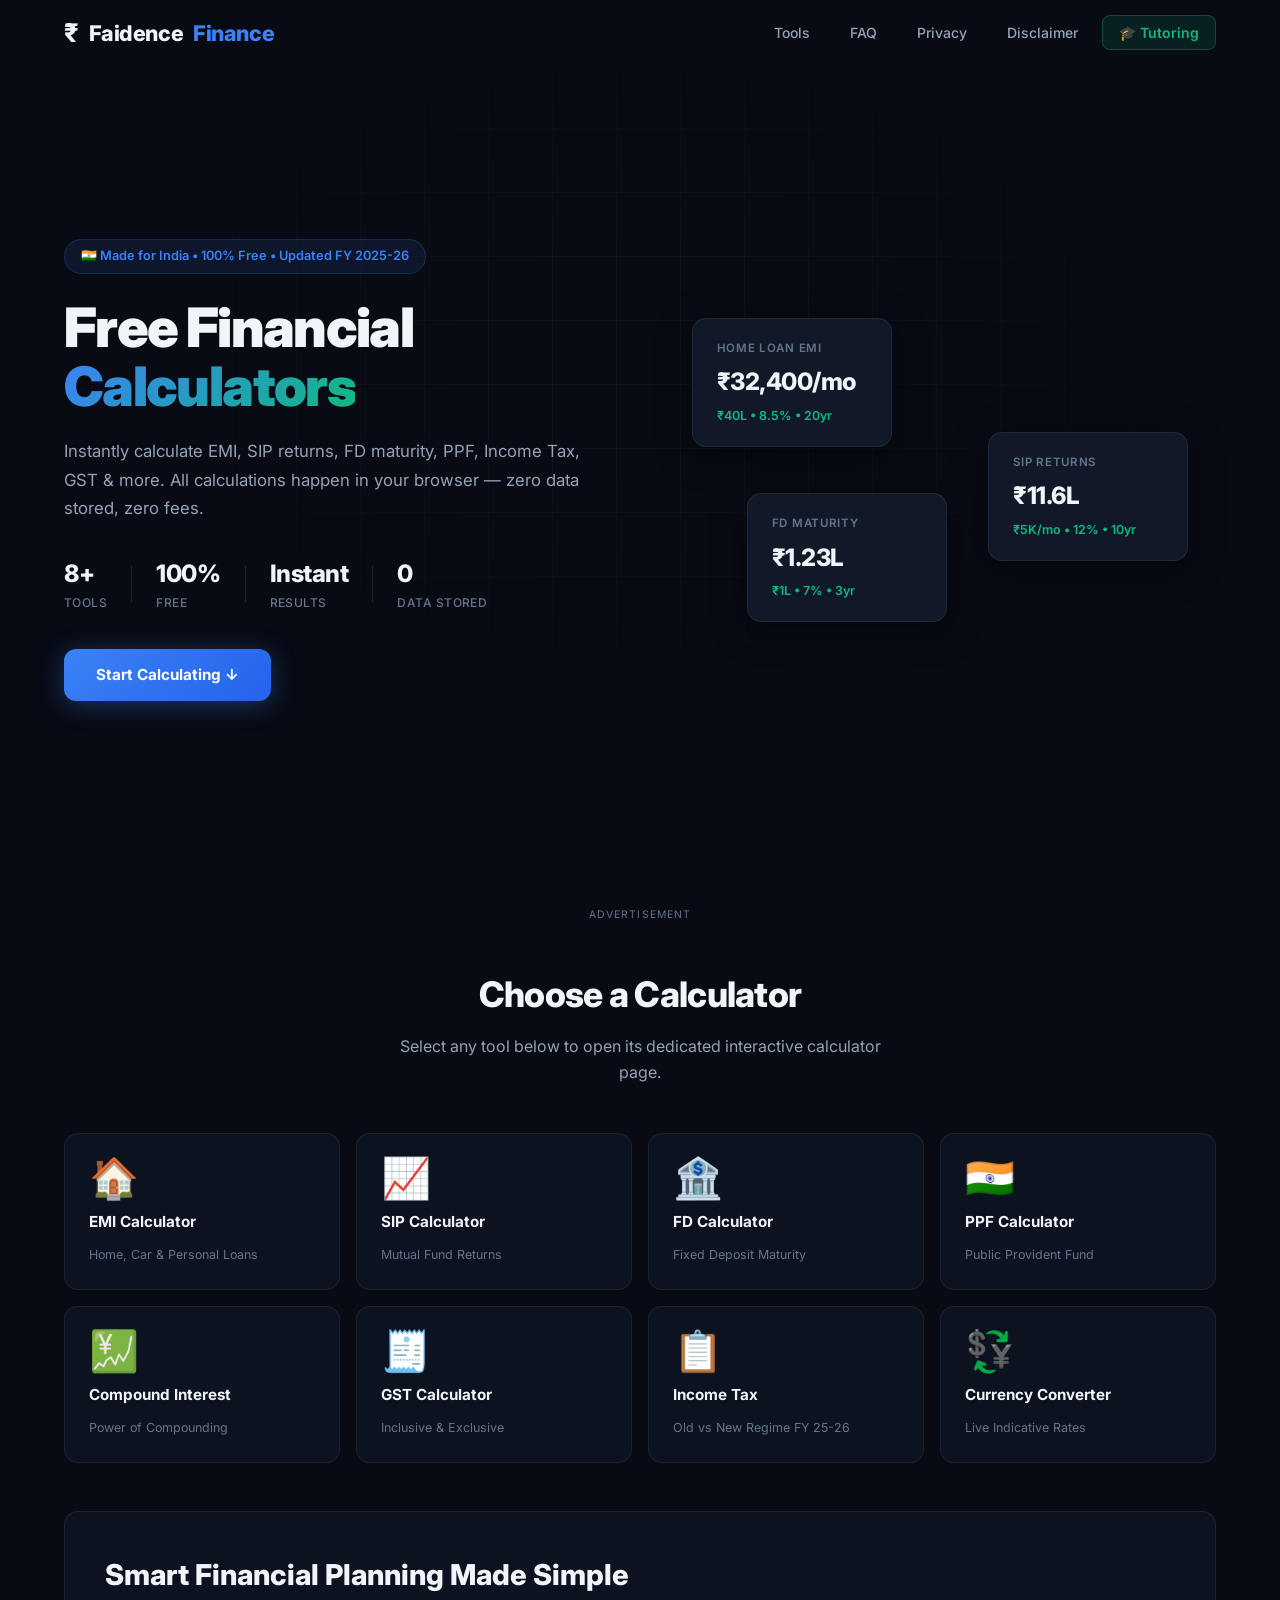
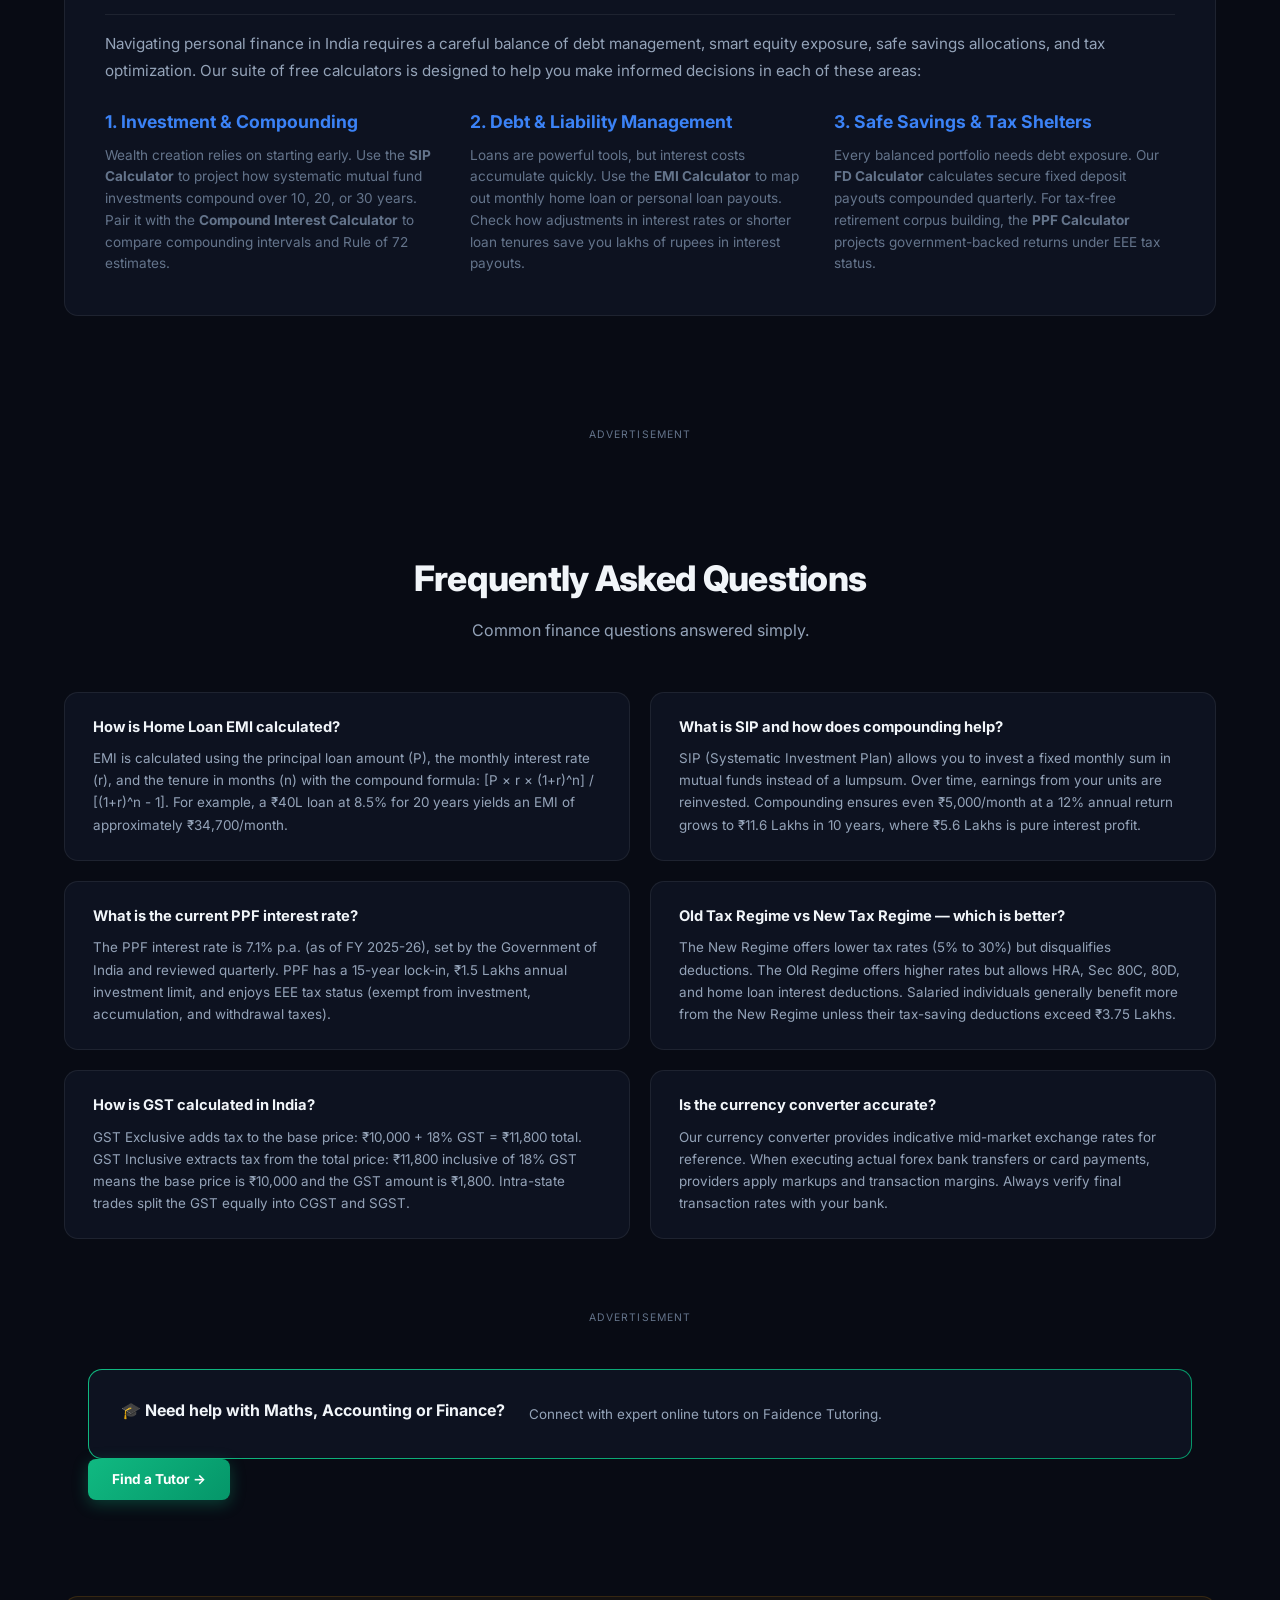
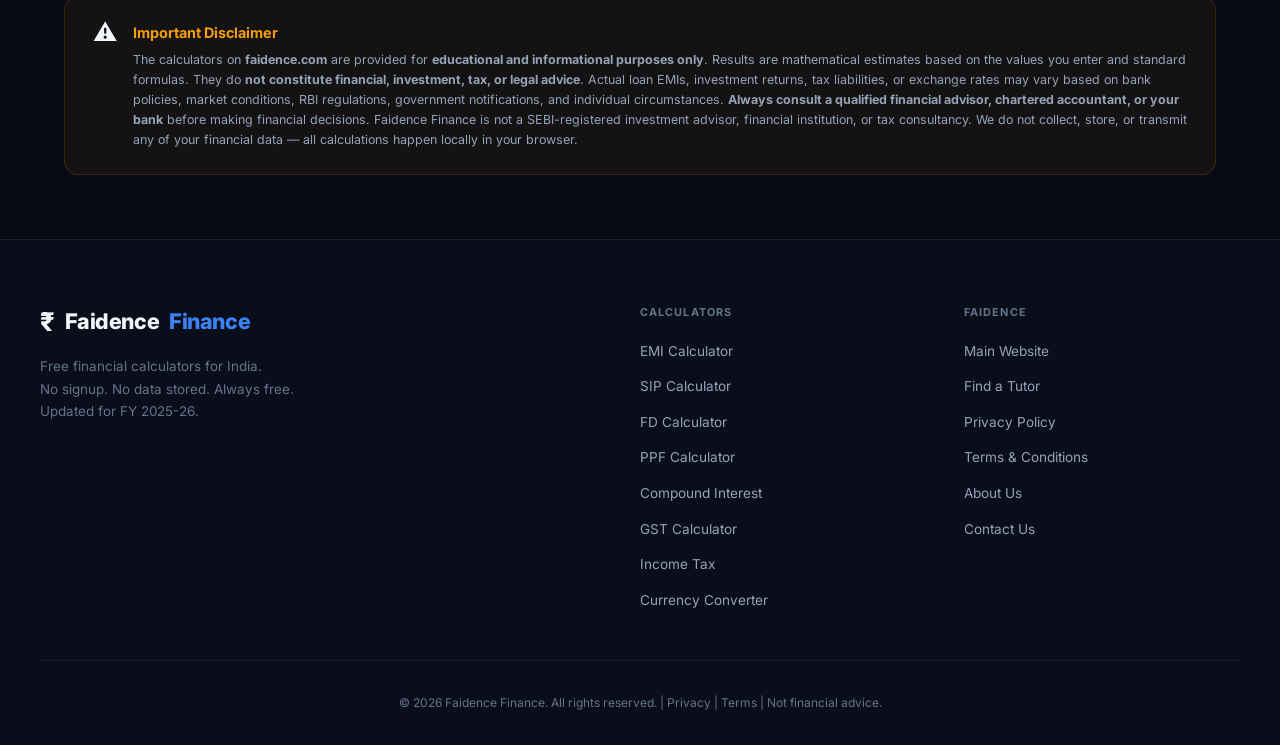
<file: index.html>
<!DOCTYPE html>
<html lang="en">
<head>
  <!-- Google AdSense - Verified and Configured -->
  <script async src="https://pagead2.googlesyndication.com/pagead/js/adsbygoogle.js?client=ca-pub-2401176048519015" crossorigin="anonymous"></script>

  <meta charset="UTF-8" />
  <meta name="viewport" content="width=device-width, initial-scale=1.0" />

  <!-- ═══ PRIMARY SEO ═══ -->
  <title>Free Financial Calculators India – EMI, SIP, FD, PPF, Tax | Faidence Finance</title>
  <meta name="description" content="Free online financial calculators for India – EMI, SIP, Fixed Deposit, PPF, GST, Income Tax slabs comparison (Old vs New Regime), and Currency Converter. Updated for FY 2025-26." />
  <meta name="keywords" content="EMI calculator, SIP calculator, FD calculator, PPF calculator, income tax calculator India, GST calculator, compound interest calculator, home loan EMI, personal loan EMI, mutual fund SIP calculator, fixed deposit calculator, currency converter INR, free financial calculators India, FY 2025-26" />
  <meta name="robots" content="index, follow, max-snippet:-1, max-image-preview:large" />
  <meta name="author" content="Faidence Finance" />
  <link rel="canonical" href="https://finance.faidence.com/" />

  <!-- ═══ OPEN GRAPH ═══ -->
  <meta property="og:type" content="website" />
  <meta property="og:url" content="https://finance.faidence.com/" />
  <meta property="og:title" content="Free Financial Calculators India – EMI, SIP, FD, Tax | Faidence Finance" />
  <meta property="og:description" content="India's free financial calculator suite – EMI, SIP, FD, PPF, Income Tax, GST, Currency converter. Updated for FY 2025-26." />
  <meta property="og:site_name" content="Faidence Finance" />
  <meta property="og:locale" content="en_IN" />

  <!-- ═══ TWITTER ═══ -->
  <meta name="twitter:card" content="summary_large_image" />
  <meta name="twitter:title" content="Free Financial Calculators | Faidence Finance" />
  <meta name="twitter:description" content="EMI, SIP, FD, PPF, Income Tax, GST calculators – free, instant, no login." />

  <!-- ═══ SCHEMA.ORG ═══ -->
  <script type="application/ld+json">
  {
    "@context": "https://schema.org",
    "@type": "WebApplication",
    "name": "Faidence Finance – Free Financial Calculators",
    "url": "https://finance.faidence.com",
    "description": "Free online financial calculators for India including EMI, SIP, FD, PPF, Income Tax, GST, and Currency Converter.",
    "applicationCategory": "FinanceApplication",
    "operatingSystem": "Web",
    "offers": { "@type": "Offer", "price": "0", "priceCurrency": "INR" },
    "author": { "@type": "Organization", "name": "Faidence" }
  }
  </script>
  <script type="application/ld+json">
  {
    "@context": "https://schema.org",
    "@type": "FAQPage",
    "mainEntity": [
      {
        "@type": "Question",
        "name": "How is EMI calculated?",
        "acceptedAnswer": { "@type": "Answer", "text": "EMI is calculated using the formula: EMI = P × r × (1+r)^n / ((1+r)^n - 1), where P is the principal loan amount, r is the monthly interest rate, and n is the number of monthly instalments." }
      },
      {
        "@type": "Question",
        "name": "What is SIP and how does it work?",
        "acceptedAnswer": { "@type": "Answer", "text": "SIP (Systematic Investment Plan) allows you to invest a fixed amount regularly in mutual funds. Returns are compounded over time. Future value is calculated as: FV = P × [(1+r)^n - 1] / r × (1+r)." }
      },
      {
        "@type": "Question",
        "name": "What is the current PPF interest rate for FY 2025-26?",
        "acceptedAnswer": { "@type": "Answer", "text": "The current PPF interest rate is 7.1% per annum, compounded annually. The rate is reviewed quarterly by the Government of India." }
      },
      {
        "@type": "Question",
        "name": "Which is better: Old Tax Regime or New Tax Regime?",
        "acceptedAnswer": { "@type": "Answer", "text": "The New Tax Regime offers lower slab rates with fewer deductions, while the Old Regime allows deductions under 80C, 80D, HRA, etc. Use our Income Tax Calculator to compare both regimes side by side for your specific income." }
      }
    ]
  }
  </script>

  <!-- ═══ FONTS ═══ -->
  <link rel="preconnect" href="https://fonts.googleapis.com" />
  <link rel="preconnect" href="https://fonts.gstatic.com" crossorigin />
  <link href="https://fonts.googleapis.com/css2?family=Inter:wght@300;400;500;600;700;800;900&display=swap" rel="stylesheet" />

  <link rel="stylesheet" href="/style.css" />
</head>
<body>

  <!-- ════════════ NAVBAR ════════════ -->
  <nav class="navbar" id="navbar">
    <div class="nav-inner">
      <a href="/" class="logo" aria-label="Home"><span class="logo-icon">₹</span>Faidence <span class="logo-fin">Finance</span></a>
      <ul class="nav-links" id="nav-links">
        <li><a href="/#tools">Tools</a></li>
        <li><a href="/#faq">FAQ</a></li>
        <li><a href="/privacy">Privacy</a></li>
        <li><a href="/#disclaimer">Disclaimer</a></li>
        <li><a href="https://faidence.com/find-a-tutor/?from=finance" target="_blank" rel="noopener" class="nav-tutor-link">🎓 Tutoring</a></li>
      </ul>
      <button class="hamburger" id="hamburger" aria-label="Menu">☰</button>
    </div>
  </nav>

  <!-- ════════════ HERO ════════════ -->
  <header class="hero" id="home">
    <div class="hero-bg-grid"></div>
    <div class="hero-content">
      <div class="hero-badge">🇮🇳 Made for India &bull; 100% Free &bull; Updated FY 2025-26</div>
      <h1>Free Financial<br><span class="gradient-text">Calculators</span></h1>
      <p class="hero-sub">Instantly calculate EMI, SIP returns, FD maturity, PPF, Income Tax, GST &amp; more. All calculations happen in your browser — zero data stored, zero fees.</p>
      <div class="hero-stats">
        <div class="stat"><span class="stat-num">8+</span><span class="stat-label">Tools</span></div>
        <div class="stat-divider"></div>
        <div class="stat"><span class="stat-num">100%</span><span class="stat-label">Free</span></div>
        <div class="stat-divider"></div>
        <div class="stat"><span class="stat-num">Instant</span><span class="stat-label">Results</span></div>
        <div class="stat-divider"></div>
        <div class="stat"><span class="stat-num">0</span><span class="stat-label">Data Stored</span></div>
      </div>
      <a href="#tools" class="btn-primary" id="hero-cta">Start Calculating ↓</a>
    </div>
    <div class="hero-cards">
      <div class="floating-card fc1">
        <div class="fc-label">Home Loan EMI</div>
        <div class="fc-value">₹32,400<span>/mo</span></div>
        <div class="fc-sub">₹40L &bull; 8.5% &bull; 20yr</div>
      </div>
      <div class="floating-card fc2">
        <div class="fc-label">SIP Returns</div>
        <div class="fc-value">₹11.6L</div>
        <div class="fc-sub">₹5K/mo &bull; 12% &bull; 10yr</div>
      </div>
      <div class="floating-card fc3">
        <div class="fc-label">FD Maturity</div>
        <div class="fc-value">₹1.23L</div>
        <div class="fc-sub">₹1L &bull; 7% &bull; 3yr</div>
      </div>
    </div>
  </header>

  <!-- ═══ AD 1 ═══ -->
  <div class="ad-wrapper">
    <span class="ad-label">Advertisement</span>
    <ins class="adsbygoogle" style="display:block" data-ad-client="ca-pub-2401176048519015" data-ad-slot="XXXXXXXXXX" data-ad-format="auto" data-full-width-responsive="true"></ins>
    <script>(adsbygoogle = window.adsbygoogle || []).push({});</script>
  </div>

  <!-- ════════════ TOOL NAVIGATION GRID ════════════ -->
  <section class="tool-nav" id="tools">
    <div class="section-header">
      <h2>Choose a Calculator</h2>
      <p>Select any tool below to open its dedicated interactive calculator page.</p>
    </div>
    <div class="tool-grid">
      <a href="/emi-calculator" class="tool-card" id="tc-emi">
        <div class="tool-icon">🏠</div>
        <div class="tool-name">EMI Calculator</div>
        <div class="tool-desc">Home, Car &amp; Personal Loans</div>
      </a>
      <a href="/sip-calculator" class="tool-card" id="tc-sip">
        <div class="tool-icon">📈</div>
        <div class="tool-name">SIP Calculator</div>
        <div class="tool-desc">Mutual Fund Returns</div>
      </a>
      <a href="/fd-calculator" class="tool-card" id="tc-fd">
        <div class="tool-icon">🏦</div>
        <div class="tool-name">FD Calculator</div>
        <div class="tool-desc">Fixed Deposit Maturity</div>
      </a>
      <a href="/ppf-calculator" class="tool-card" id="tc-ppf">
        <div class="tool-icon">🇮🇳</div>
        <div class="tool-name">PPF Calculator</div>
        <div class="tool-desc">Public Provident Fund</div>
      </a>
      <a href="/compound-interest-calculator" class="tool-card" id="tc-ci">
        <div class="tool-icon">💹</div>
        <div class="tool-name">Compound Interest</div>
        <div class="tool-desc">Power of Compounding</div>
      </a>
      <a href="/gst-calculator" class="tool-card" id="tc-gst">
        <div class="tool-icon">🧾</div>
        <div class="tool-name">GST Calculator</div>
        <div class="tool-desc">Inclusive &amp; Exclusive</div>
      </a>
      <a href="/income-tax-calculator" class="tool-card" id="tc-tax">
        <div class="tool-icon">📋</div>
        <div class="tool-name">Income Tax</div>
        <div class="tool-desc">Old vs New Regime FY 25-26</div>
      </a>
      <a href="/currency-converter" class="tool-card" id="tc-forex">
        <div class="tool-icon">💱</div>
        <div class="tool-name">Currency Converter</div>
        <div class="tool-desc">Live Indicative Rates</div>
      </a>
    </div>
  </section>

  <!-- ════════════ HOME CONTENT ARTICLE ════════════ -->
  <section class="faq-section" style="padding-top: 0;">
    <div style="background: #0d1220; border: 1px solid rgba(255, 255, 255, 0.07); border-radius: 14px; padding: 40px; margin-bottom: 40px;">
      <h2 style="font-size: 1.8rem; font-weight: 800; color: #f1f5f9; margin-bottom: 16px; border-bottom: 1px solid rgba(255, 255, 255, 0.07); padding-bottom: 16px;">Smart Financial Planning Made Simple</h2>
      <p style="color: #94a3b8; font-size: 0.95rem; line-height: 1.75; margin-bottom: 16px;">Navigating personal finance in India requires a careful balance of debt management, smart equity exposure, safe savings allocations, and tax optimization. Our suite of free calculators is designed to help you make informed decisions in each of these areas:</p>
      
      <div style="display: grid; grid-template-columns: repeat(auto-fit, minmax(280px, 1fr)); gap: 24px; margin-top: 24px;">
        <div>
          <h3 style="color: #3b82f6; font-size: 1.1rem; font-weight: 700; margin-bottom: 8px;">1. Investment &amp; Compounding</h3>
          <p style="color: #64748b; font-size: 0.85rem; line-height: 1.6;">Wealth creation relies on starting early. Use the <strong>SIP Calculator</strong> to project how systematic mutual fund investments compound over 10, 20, or 30 years. Pair it with the <strong>Compound Interest Calculator</strong> to compare compounding intervals and Rule of 72 estimates.</p>
        </div>
        <div>
          <h3 style="color: #3b82f6; font-size: 1.1rem; font-weight: 700; margin-bottom: 8px;">2. Debt &amp; Liability Management</h3>
          <p style="color: #64748b; font-size: 0.85rem; line-height: 1.6;">Loans are powerful tools, but interest costs accumulate quickly. Use the <strong>EMI Calculator</strong> to map out monthly home loan or personal loan payouts. Check how adjustments in interest rates or shorter loan tenures save you lakhs of rupees in interest payouts.</p>
        </div>
        <div>
          <h3 style="color: #3b82f6; font-size: 1.1rem; font-weight: 700; margin-bottom: 8px;">3. Safe Savings &amp; Tax Shelters</h3>
          <p style="color: #64748b; font-size: 0.85rem; line-height: 1.6;">Every balanced portfolio needs debt exposure. Our <strong>FD Calculator</strong> calculates secure fixed deposit payouts compounded quarterly. For tax-free retirement corpus building, the <strong>PPF Calculator</strong> projects government-backed returns under EEE tax status.</p>
        </div>
      </div>
    </div>
  </section>

  <!-- ═══ AD 2 ═══ -->
  <div class="ad-wrapper">
    <span class="ad-label">Advertisement</span>
    <ins class="adsbygoogle" style="display:block;text-align:center;" data-ad-layout="in-article" data-ad-format="fluid" data-ad-client="ca-pub-2401176048519015" data-ad-slot="XXXXXXXXXX"></ins>
    <script>(adsbygoogle = window.adsbygoogle || []).push({});</script>
  </div>

  <!-- ════════════ FAQ SECTION ════════════ -->
  <section class="faq-section" id="faq">
    <div class="section-header">
      <h2>Frequently Asked Questions</h2>
      <p>Common finance questions answered simply.</p>
    </div>
    <div class="faq-grid">
      <div class="faq-item">
        <h3>How is Home Loan EMI calculated?</h3>
        <p>EMI is calculated using the principal loan amount (P), the monthly interest rate (r), and the tenure in months (n) with the compound formula: [P × r × (1+r)^n] / [(1+r)^n - 1]. For example, a ₹40L loan at 8.5% for 20 years yields an EMI of approximately ₹34,700/month.</p>
      </div>
      <div class="faq-item">
        <h3>What is SIP and how does compounding help?</h3>
        <p>SIP (Systematic Investment Plan) allows you to invest a fixed monthly sum in mutual funds instead of a lumpsum. Over time, earnings from your units are reinvested. Compounding ensures even ₹5,000/month at a 12% annual return grows to ₹11.6 Lakhs in 10 years, where ₹5.6 Lakhs is pure interest profit.</p>
      </div>
      <div class="faq-item">
        <h3>What is the current PPF interest rate?</h3>
        <p>The PPF interest rate is 7.1% p.a. (as of FY 2025-26), set by the Government of India and reviewed quarterly. PPF has a 15-year lock-in, ₹1.5 Lakhs annual investment limit, and enjoys EEE tax status (exempt from investment, accumulation, and withdrawal taxes).</p>
      </div>
      <div class="faq-item">
        <h3>Old Tax Regime vs New Tax Regime — which is better?</h3>
        <p>The New Regime offers lower tax rates (5% to 30%) but disqualifies deductions. The Old Regime offers higher rates but allows HRA, Sec 80C, 80D, and home loan interest deductions. Salaried individuals generally benefit more from the New Regime unless their tax-saving deductions exceed ₹3.75 Lakhs.</p>
      </div>
      <div class="faq-item">
        <h3>How is GST calculated in India?</h3>
        <p>GST Exclusive adds tax to the base price: ₹10,000 + 18% GST = ₹11,800 total. GST Inclusive extracts tax from the total price: ₹11,800 inclusive of 18% GST means the base price is ₹10,000 and the GST amount is ₹1,800. Intra-state trades split the GST equally into CGST and SGST.</p>
      </div>
      <div class="faq-item">
        <h3>Is the currency converter accurate?</h3>
        <p>Our currency converter provides indicative mid-market exchange rates for reference. When executing actual forex bank transfers or card payments, providers apply markups and transaction margins. Always verify final transaction rates with your bank.</p>
      </div>
    </div>
  </section>

  <!-- ═══ AD 3 ═══ -->
  <div class="ad-wrapper">
    <span class="ad-label">Advertisement</span>
    <ins class="adsbygoogle" style="display:block" data-ad-client="ca-pub-2401176048519015" data-ad-slot="XXXXXXXXXX" data-ad-format="auto" data-full-width-responsive="true"></ins>
    <script>(adsbygoogle = window.adsbygoogle || []).push({});</script>
  </div>

  <!-- ════════════ TUTORING CARD ════════════ -->
  <section class="tutor-section">
    <div class="tutor-card">
      <div class="tutor-card-text">
        <h3>🎓 Need help with Maths, Accounting or Finance?</h3>
        <p>Connect with expert online tutors on Faidence Tutoring.</p>
      </div>
      <a href="https://faidence.com/find-a-tutor/?from=finance" target="_blank" rel="noopener" class="btn-tutor-cta">Find a Tutor →</a>
    </div>
  </section>

  <!-- ════════════ DISCLAIMER ════════════ -->
  <section class="disclaimer" id="disclaimer">
    <div class="disclaimer-inner">
      <div class="disclaimer-icon">⚠️</div>
      <div class="disclaimer-text">
        <h3>Important Disclaimer</h3>
        <p>
          The calculators on <strong>faidence.com</strong> are provided for <strong>educational and informational purposes only</strong>.
          Results are mathematical estimates based on the values you enter and standard formulas. They do <strong>not constitute financial, investment, tax, or legal advice</strong>.
          Actual loan EMIs, investment returns, tax liabilities, or exchange rates may vary based on bank policies, market conditions, RBI regulations, government notifications, and individual circumstances.
          <strong>Always consult a qualified financial advisor, chartered accountant, or your bank</strong> before making financial decisions.
          Faidence Finance is not a SEBI-registered investment advisor, financial institution, or tax consultancy.
          We do not collect, store, or transmit any of your financial data — all calculations happen locally in your browser.
        </p>
      </div>
    </div>
  </section>

  <!-- ════════════ FOOTER ════════════ -->
  <footer class="footer">
    <div class="footer-inner">
      <div class="footer-brand">
        <a href="/" class="logo"><span class="logo-icon">₹</span>Faidence <span class="logo-fin">Finance</span></a>
        <p>Free financial calculators for India.<br>No signup. No data stored. Always free.<br>Updated for FY 2025-26.</p>
      </div>
      <div class="footer-links-group">
        <h4>Calculators</h4>
        <ul>
          <li><a href="/emi-calculator">EMI Calculator</a></li>
          <li><a href="/sip-calculator">SIP Calculator</a></li>
          <li><a href="/fd-calculator">FD Calculator</a></li>
          <li><a href="/ppf-calculator">PPF Calculator</a></li>
          <li><a href="/compound-interest-calculator">Compound Interest</a></li>
          <li><a href="/gst-calculator">GST Calculator</a></li>
          <li><a href="/income-tax-calculator">Income Tax</a></li>
          <li><a href="/currency-converter">Currency Converter</a></li>
        </ul>
      </div>
      <div class="footer-links-group">
        <h4>Faidence</h4>
        <ul>
          <li><a href="https://faidence.com" target="_blank" rel="noopener">Main Website</a></li>
          <li><a href="https://faidence.com/find-a-tutor/?from=finance" target="_blank" rel="noopener">Find a Tutor</a></li>
          <li><a href="/privacy">Privacy Policy</a></li>
          <li><a href="/terms">Terms &amp; Conditions</a></li>
          <li><a href="/about">About Us</a></li>
          <li><a href="/contact">Contact Us</a></li>
        </ul>
      </div>
    </div>
    <div class="footer-bottom">
      <p>&copy; 2026 Faidence Finance. All rights reserved. | <a href="/privacy">Privacy</a> | <a href="/terms">Terms</a> | Not financial advice.</p>
    </div>
  </footer>

  <script src="/app.js"></script>
</body>
</html>
</file>
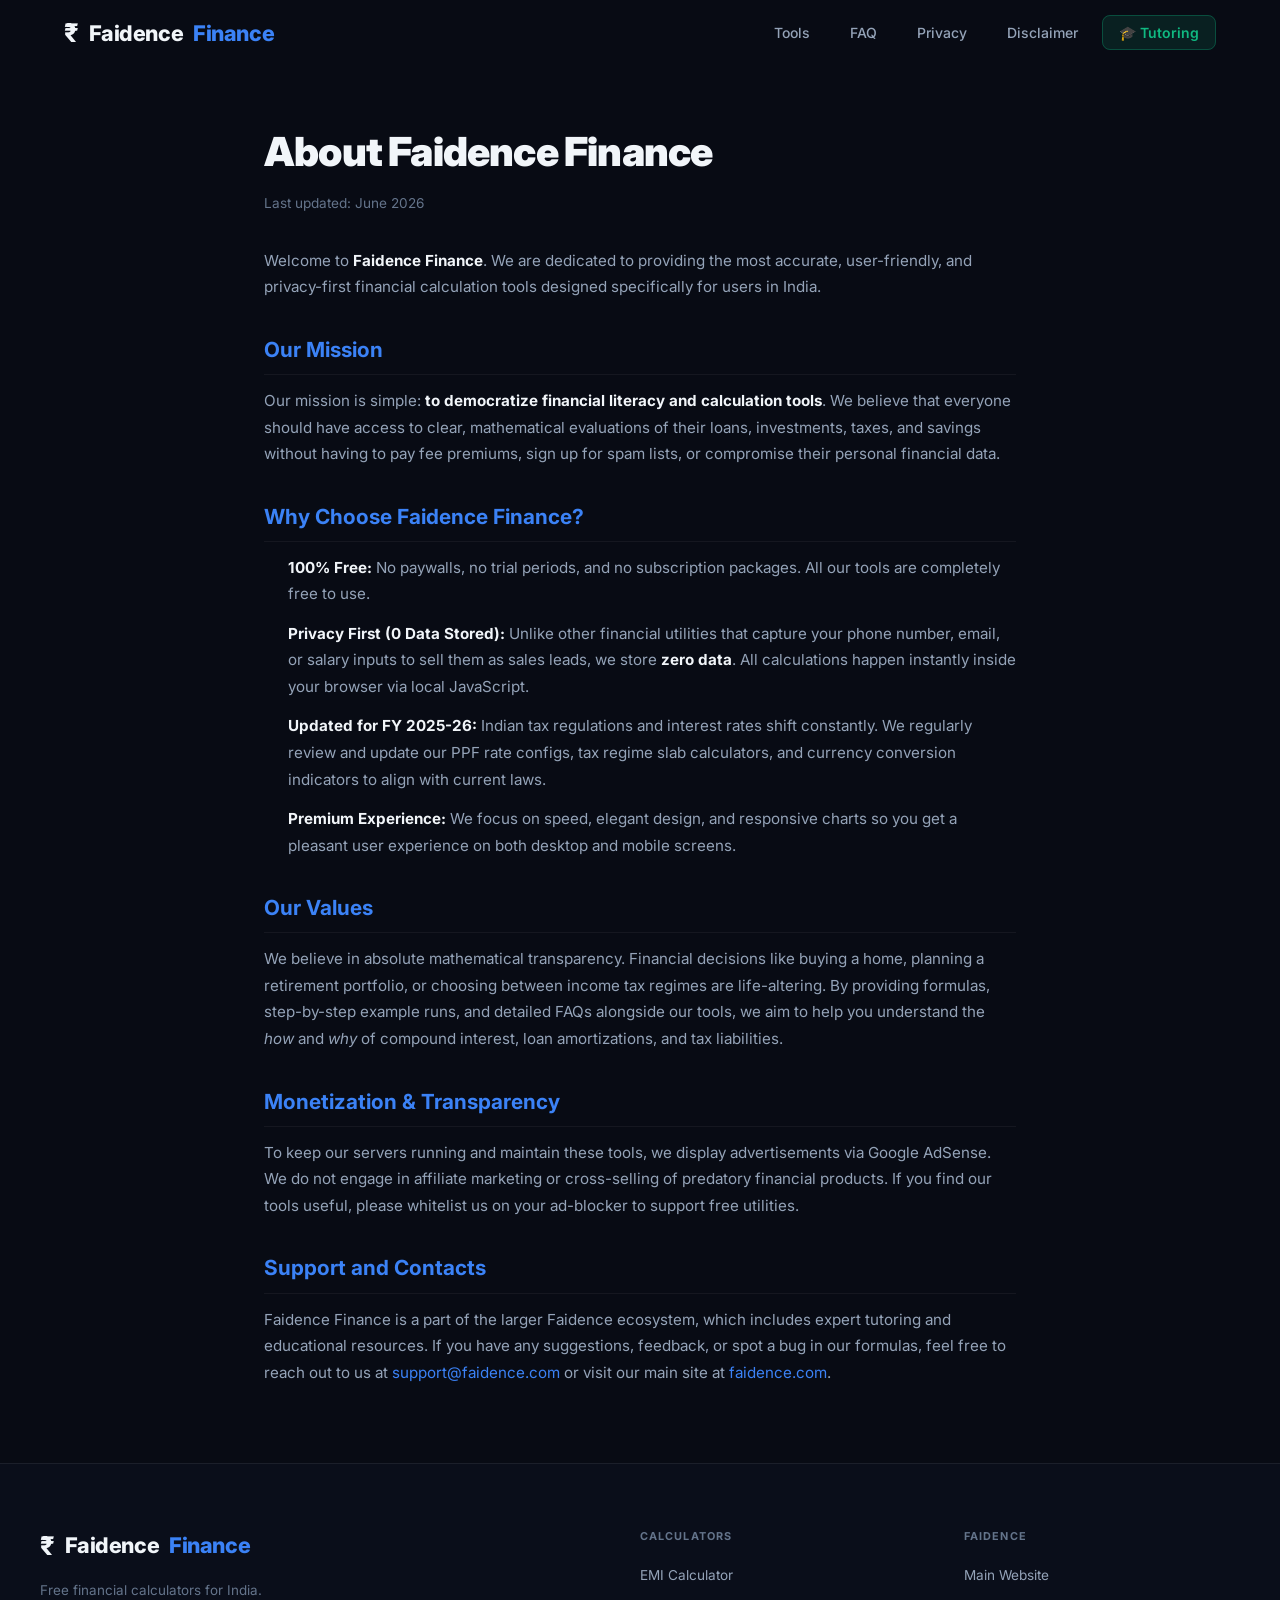
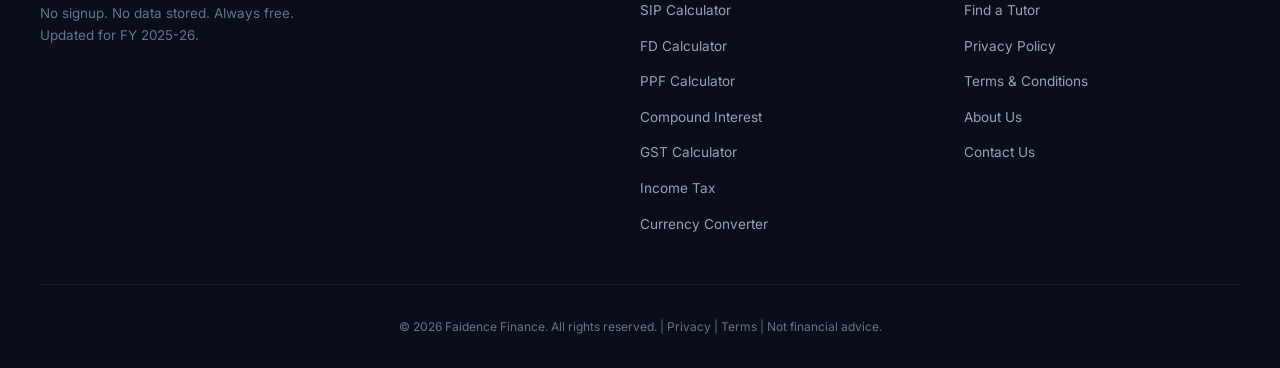
<file: about.html>
<!DOCTYPE html>
<html lang="en">
<head>
  <meta charset="UTF-8" />
  <meta name="viewport" content="width=device-width, initial-scale=1.0" />
  <title>About Us – Faidence Finance</title>
  <meta name="description" content="Learn about Faidence Finance, our mission to provide 100% free, privacy-first, and highly accurate financial calculators for India." />
  <link rel="canonical" href="https://finance.faidence.com/about" />
  <link rel="preconnect" href="https://fonts.googleapis.com" />
  <link rel="preconnect" href="https://fonts.gstatic.com" crossorigin />
  <link href="https://fonts.googleapis.com/css2?family=Inter:wght@300;400;500;600;700;800;900&display=swap" rel="stylesheet" />
  <link rel="stylesheet" href="/style.css" />
</head>
<body>

  <!-- ════════════ NAVBAR ════════════ -->
  <nav class="navbar scrolled" id="navbar">
    <div class="nav-inner">
      <a href="/" class="logo" aria-label="Home"><span class="logo-icon">₹</span>Faidence <span class="logo-fin">Finance</span></a>
      <ul class="nav-links" id="nav-links">
        <li><a href="/#tools">Tools</a></li>
        <li><a href="/#faq">FAQ</a></li>
        <li><a href="/privacy">Privacy</a></li>
        <li><a href="/#disclaimer">Disclaimer</a></li>
        <li><a href="https://faidence.com/find-a-tutor/?from=finance" target="_blank" rel="noopener" class="nav-tutor-link">🎓 Tutoring</a></li>
      </ul>
      <button class="hamburger" id="hamburger" aria-label="Menu">☰</button>
    </div>
  </nav>

  <!-- ════════════ CONTENT AREA ════════════ -->
  <main class="info-page-wrap">
    <h1>About Faidence Finance</h1>
    <p class="updated">Last updated: June 2026</p>

    <p>Welcome to <strong>Faidence Finance</strong>. We are dedicated to providing the most accurate, user-friendly, and privacy-first financial calculation tools designed specifically for users in India.</p>

    <h2>Our Mission</h2>
    <p>Our mission is simple: <strong>to democratize financial literacy and calculation tools</strong>. We believe that everyone should have access to clear, mathematical evaluations of their loans, investments, taxes, and savings without having to pay fee premiums, sign up for spam lists, or compromise their personal financial data.</p>
    
    <h2>Why Choose Faidence Finance?</h2>
    <ul>
      <li><strong>100% Free:</strong> No paywalls, no trial periods, and no subscription packages. All our tools are completely free to use.</li>
      <li><strong>Privacy First (0 Data Stored):</strong> Unlike other financial utilities that capture your phone number, email, or salary inputs to sell them as sales leads, we store <strong>zero data</strong>. All calculations happen instantly inside your browser via local JavaScript.</li>
      <li><strong>Updated for FY 2025-26:</strong> Indian tax regulations and interest rates shift constantly. We regularly review and update our PPF rate configs, tax regime slab calculators, and currency conversion indicators to align with current laws.</li>
      <li><strong>Premium Experience:</strong> We focus on speed, elegant design, and responsive charts so you get a pleasant user experience on both desktop and mobile screens.</li>
    </ul>

    <h2>Our Values</h2>
    <p>We believe in absolute mathematical transparency. Financial decisions like buying a home, planning a retirement portfolio, or choosing between income tax regimes are life-altering. By providing formulas, step-by-step example runs, and detailed FAQs alongside our tools, we aim to help you understand the <em>how</em> and <em>why</em> of compound interest, loan amortizations, and tax liabilities.</p>

    <h2>Monetization & Transparency</h2>
    <p>To keep our servers running and maintain these tools, we display advertisements via Google AdSense. We do not engage in affiliate marketing or cross-selling of predatory financial products. If you find our tools useful, please whitelist us on your ad-blocker to support free utilities.</p>

    <h2>Support and Contacts</h2>
    <p>Faidence Finance is a part of the larger Faidence ecosystem, which includes expert tutoring and educational resources. If you have any suggestions, feedback, or spot a bug in our formulas, feel free to reach out to us at <a href="mailto:support@faidence.com">support@faidence.com</a> or visit our main site at <a href="https://faidence.com" target="_blank" rel="noopener">faidence.com</a>.</p>
  </main>

  <!-- ════════════ FOOTER ════════════ -->
  <footer class="footer">
    <div class="footer-inner">
      <div class="footer-brand">
        <a href="/" class="logo"><span class="logo-icon">₹</span>Faidence <span class="logo-fin">Finance</span></a>
        <p>Free financial calculators for India.<br>No signup. No data stored. Always free.<br>Updated for FY 2025-26.</p>
      </div>
      <div class="footer-links-group">
        <h4>Calculators</h4>
        <ul>
          <li><a href="/emi-calculator">EMI Calculator</a></li>
          <li><a href="/sip-calculator">SIP Calculator</a></li>
          <li><a href="/fd-calculator">FD Calculator</a></li>
          <li><a href="/ppf-calculator">PPF Calculator</a></li>
          <li><a href="/compound-interest-calculator">Compound Interest</a></li>
          <li><a href="/gst-calculator">GST Calculator</a></li>
          <li><a href="/income-tax-calculator">Income Tax</a></li>
          <li><a href="/currency-converter">Currency Converter</a></li>
        </ul>
      </div>
      <div class="footer-links-group">
        <h4>Faidence</h4>
        <ul>
          <li><a href="https://faidence.com" target="_blank" rel="noopener">Main Website</a></li>
          <li><a href="https://faidence.com/find-a-tutor/?from=finance" target="_blank" rel="noopener">Find a Tutor</a></li>
          <li><a href="/privacy">Privacy Policy</a></li>
          <li><a href="/terms">Terms &amp; Conditions</a></li>
          <li><a href="/about">About Us</a></li>
          <li><a href="/contact">Contact Us</a></li>
        </ul>
      </div>
    </div>
    <div class="footer-bottom">
      <p>&copy; 2026 Faidence Finance. All rights reserved. | <a href="/privacy">Privacy</a> | <a href="/terms">Terms</a> | Not financial advice.</p>
    </div>
  </footer>

  <script src="/app.js"></script>
</body>
</html>
</file>
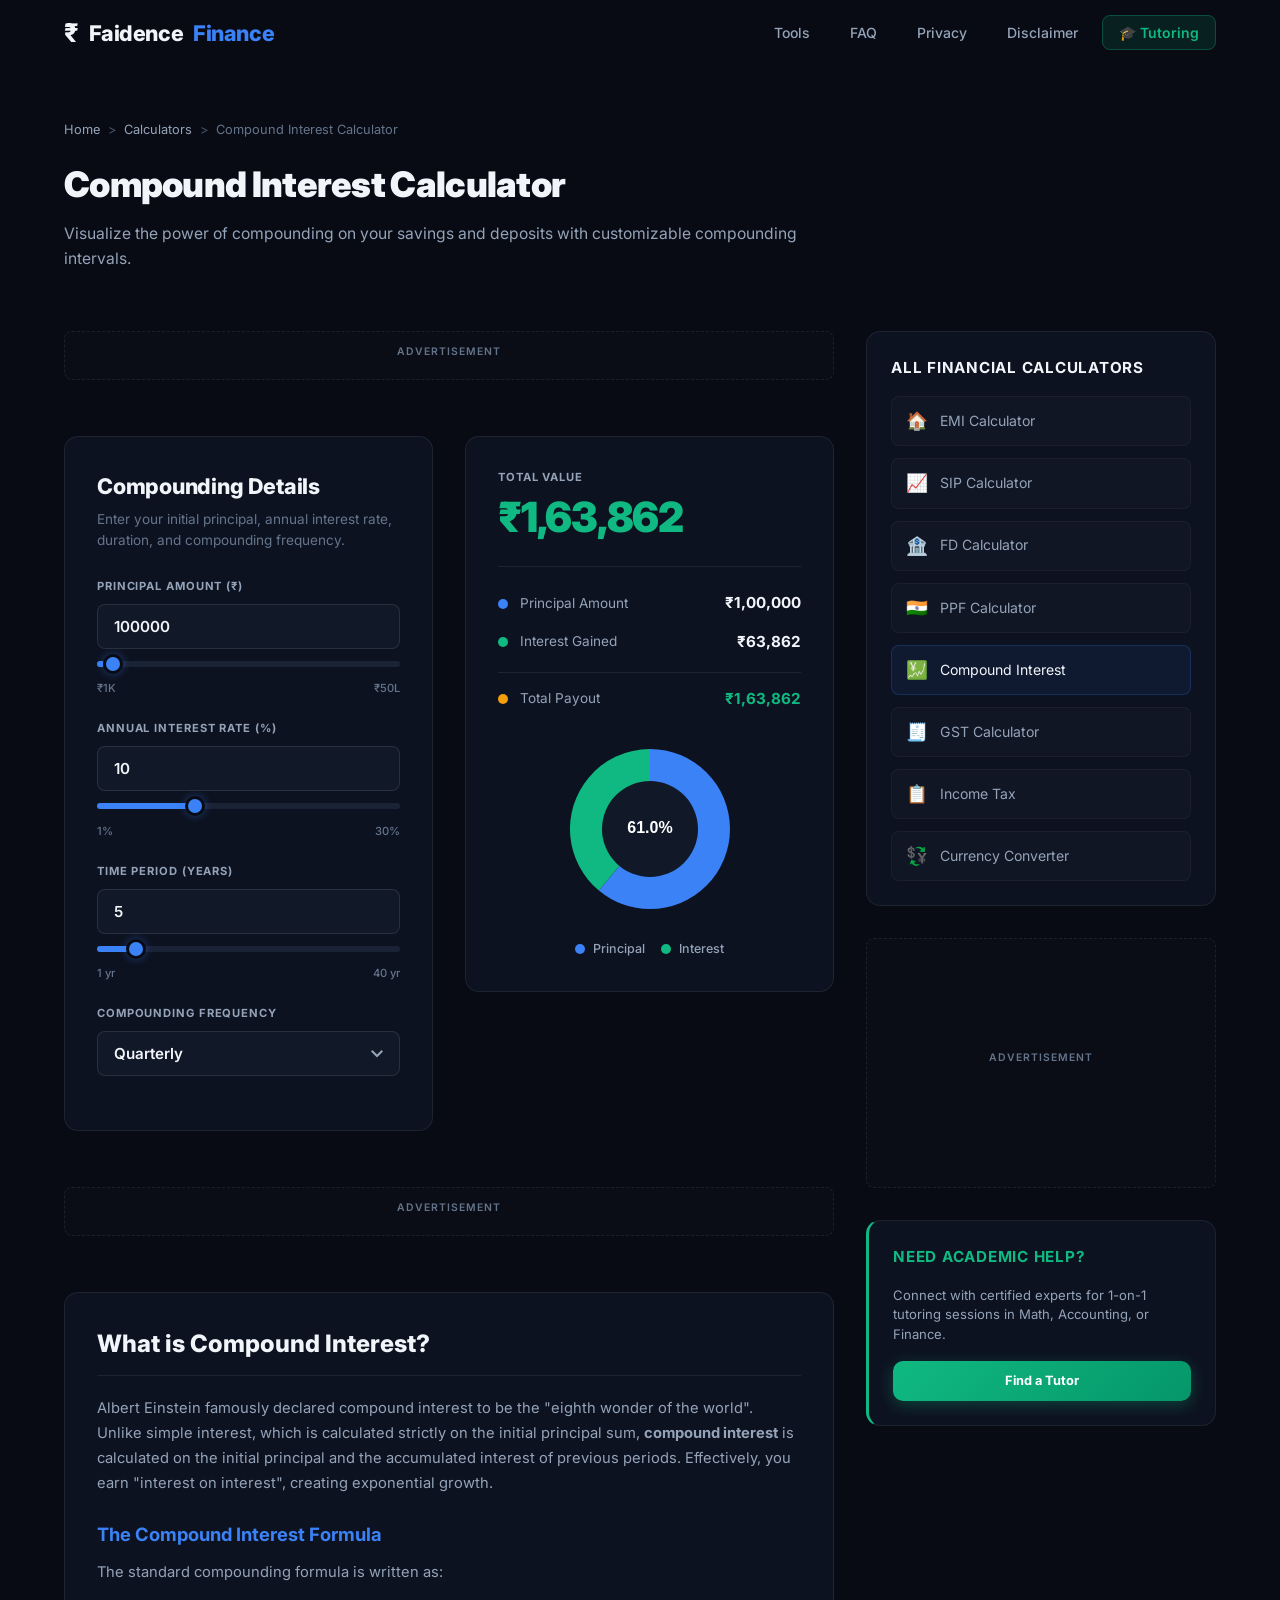
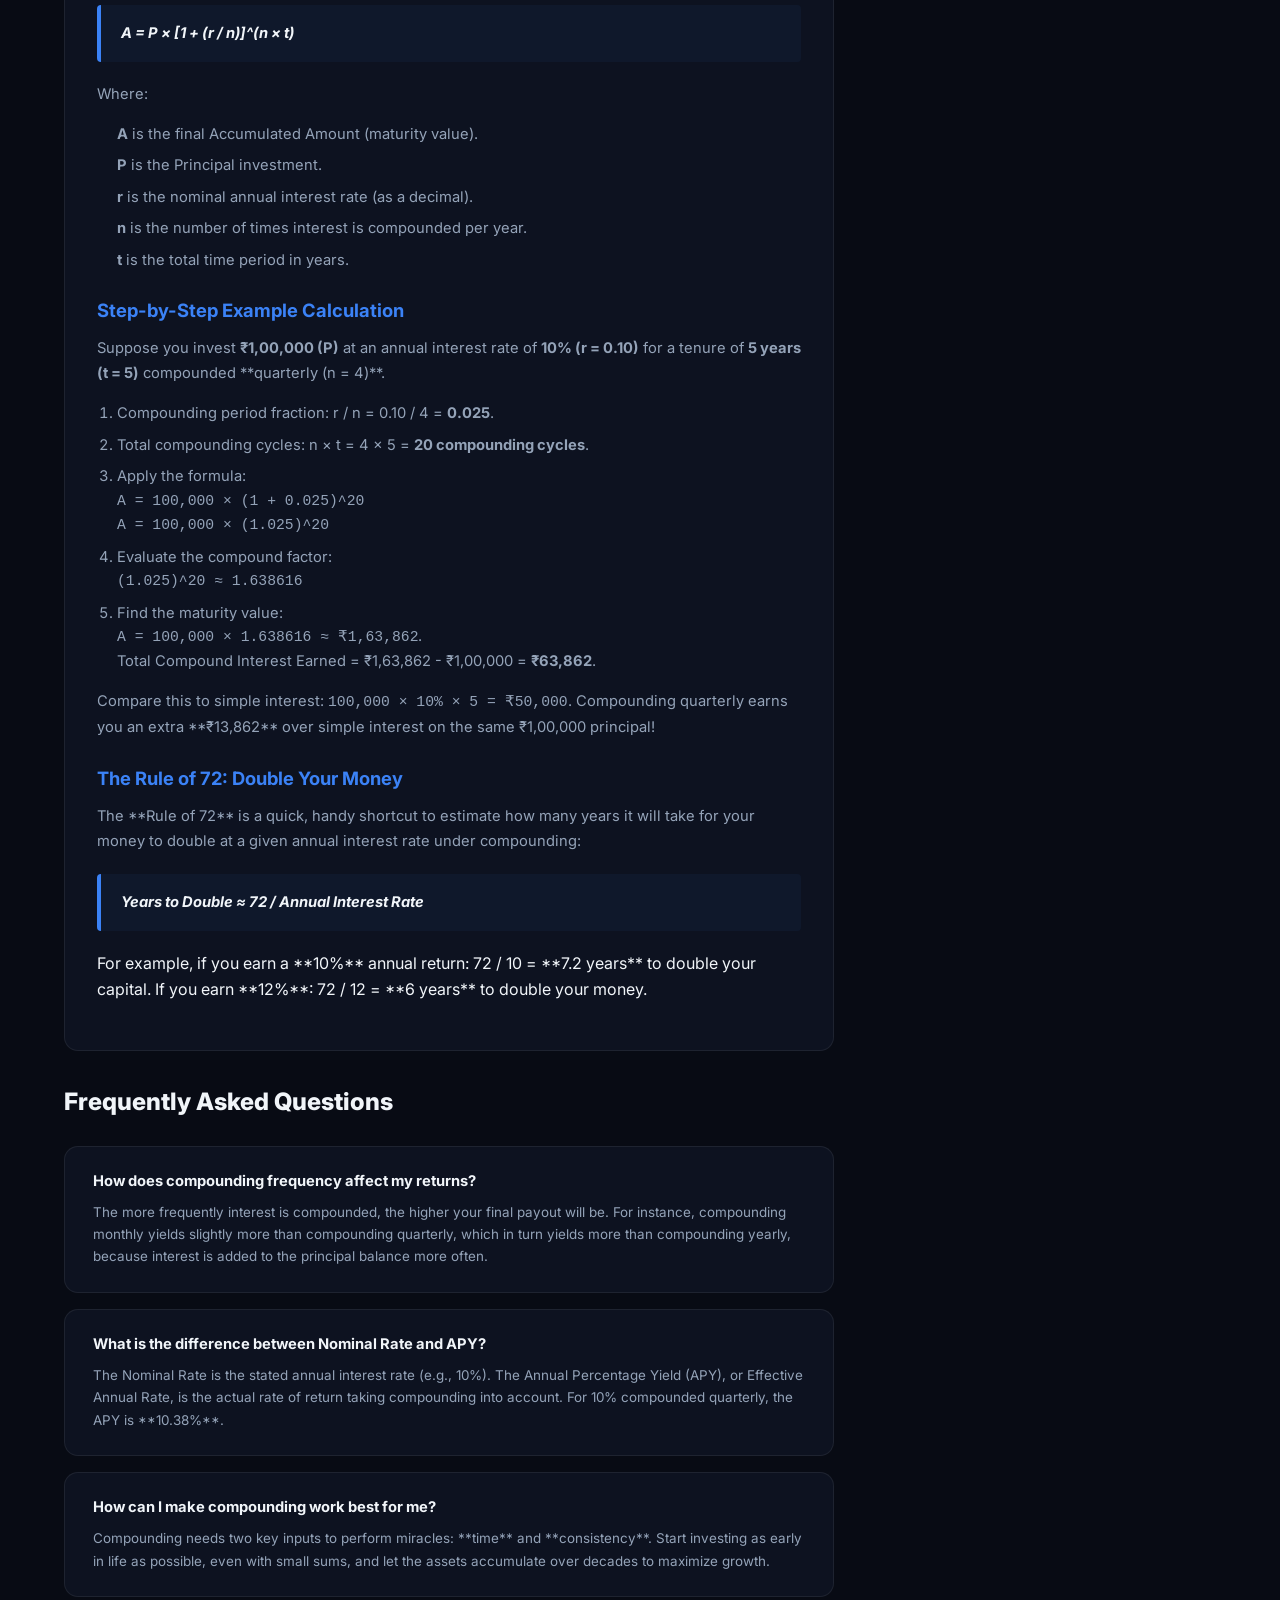
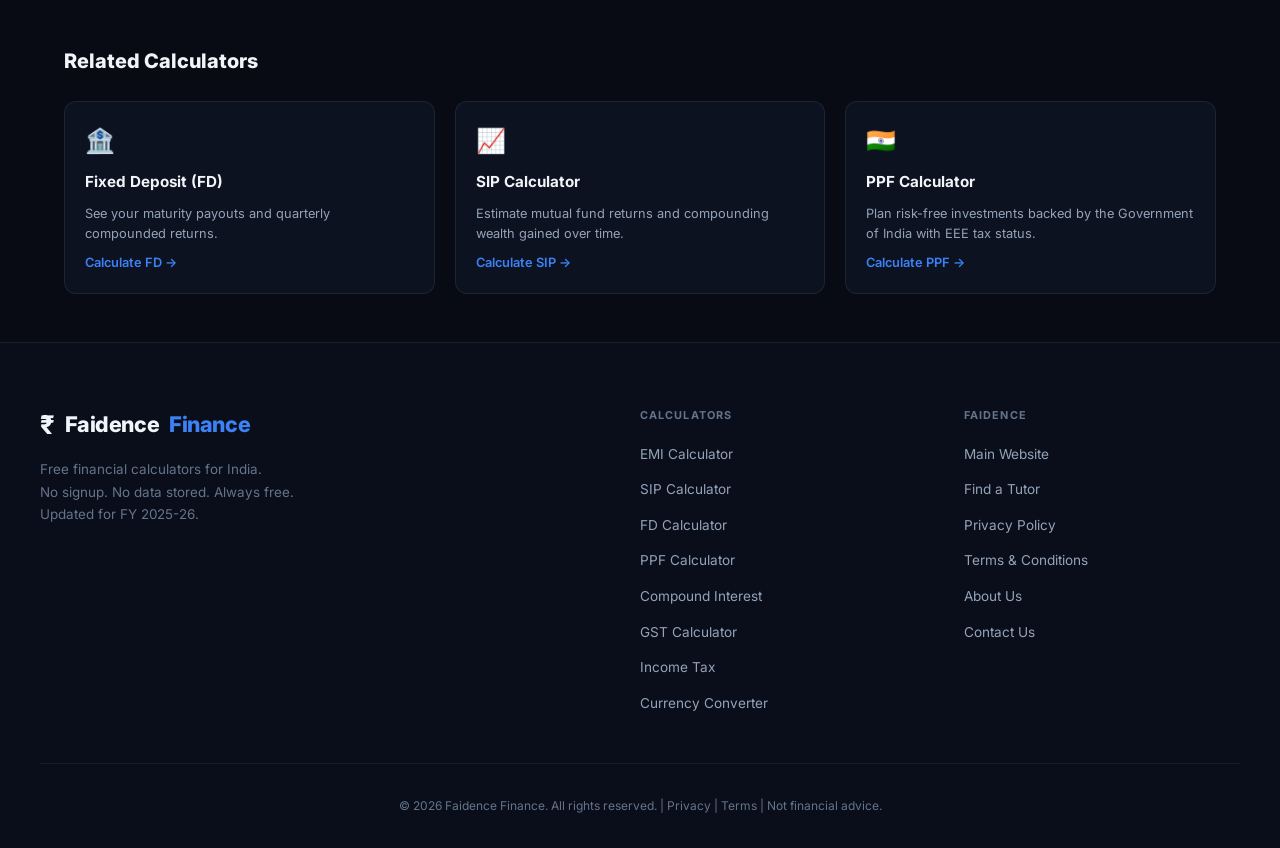
<file: compound-interest-calculator.html>
<!DOCTYPE html>
<html lang="en">
<head>
  <meta charset="UTF-8" />
  <meta name="viewport" content="width=device-width, initial-scale=1.0" />
  <!-- Google AdSense - Verified and Configured -->
  <script async src="https://pagead2.googlesyndication.com/pagead/js/adsbygoogle.js?client=ca-pub-2401176048519015" crossorigin="anonymous"></script>
  
  <title>Compound Interest Calculator – Power of Compounding | Faidence Finance</title>
  <meta name="description" content="Calculate compound interest online. Compare monthly, quarterly, half-yearly, and yearly compounding frequencies to maximize your savings growth." />
  <link rel="canonical" href="https://finance.faidence.com/compound-interest-calculator" />
  <link rel="preconnect" href="https://fonts.googleapis.com" />
  <link rel="preconnect" href="https://fonts.gstatic.com" crossorigin />
  <link href="https://fonts.googleapis.com/css2?family=Inter:wght@300;400;500;600;700;800;900&display=swap" rel="stylesheet" />
  <link rel="stylesheet" href="/style.css" />
</head>
<body>

  <!-- ════════════ NAVBAR ════════════ -->
  <nav class="navbar scrolled" id="navbar">
    <div class="nav-inner">
      <a href="/" class="logo" aria-label="Home"><span class="logo-icon">₹</span>Faidence <span class="logo-fin">Finance</span></a>
      <ul class="nav-links" id="nav-links">
        <li><a href="/#tools">Tools</a></li>
        <li><a href="/#faq">FAQ</a></li>
        <li><a href="/privacy">Privacy</a></li>
        <li><a href="/#disclaimer">Disclaimer</a></li>
        <li><a href="https://faidence.com/find-a-tutor/?from=finance" target="_blank" rel="noopener" class="nav-tutor-link">🎓 Tutoring</a></li>
      </ul>
      <button class="hamburger" id="hamburger" aria-label="Menu">☰</button>
    </div>
  </nav>

  <!-- ════════════ PAGE HEADER ════════════ -->
  <header class="calc-page-header">
    <div class="breadcrumb">
      <a href="/">Home</a>
      <span class="breadcrumb-sep">&gt;</span>
      <a href="/#tools">Calculators</a>
      <span class="breadcrumb-sep">&gt;</span>
      <span>Compound Interest Calculator</span>
    </div>
    <h1>Compound Interest Calculator</h1>
    <p>Visualize the power of compounding on your savings and deposits with customizable compounding intervals.</p>
  </header>

  <!-- ════════════ TWO-COLUMN LAYOUT ════════════ -->
  <div class="calc-layout-container">
    
    <!-- LEFT COLUMN (Calculator + Content) -->
    <div class="calc-main-col">
      
      <!-- Strategic Ad Placement: Above the Fold -->
      <div class="ad-slot-above-fold">
        <span class="ad-tag-label">Advertisement</span>
        <ins class="adsbygoogle"
             style="display:block"
             data-ad-client="ca-pub-2401176048519015"
             data-ad-slot="8857410023"
             data-ad-format="horizontal"
             data-full-width-responsive="true"></ins>
        <script>(adsbygoogle = window.adsbygoogle || []).push({});</script>
      </div>

      <!-- Interactive Calculator Panel -->
      <div class="calc-panel active" id="calc-ci" style="padding: 0; background: transparent; border: none;">
        <div class="calc-grid">
          <div class="calc-inputs">
            <h3 class="calc-title">Compounding Details</h3>
            <p class="calc-desc">Enter your initial principal, annual interest rate, duration, and compounding frequency.</p>
            <div class="input-group">
              <label for="ci-principal">Principal Amount (₹)</label>
              <input type="number" id="ci-principal" value="100000" min="1000" max="10000000" step="1000" />
              <input type="range" id="ci-principal-r" min="1000" max="5000000" step="1000" value="100000" class="slider" />
              <div class="range-labels"><span>₹1K</span><span>₹50L</span></div>
            </div>
            <div class="input-group">
              <label for="ci-rate">Annual Interest Rate (%)</label>
              <input type="number" id="ci-rate" value="10" min="1" max="30" step="0.5" />
              <input type="range" id="ci-rate-r" min="1" max="30" step="0.5" value="10" class="slider" />
              <div class="range-labels"><span>1%</span><span>30%</span></div>
            </div>
            <div class="input-group">
              <label for="ci-tenure">Time Period (Years)</label>
              <input type="number" id="ci-tenure" value="5" min="1" max="40" step="1" />
              <input type="range" id="ci-tenure-r" min="1" max="40" step="1" value="5" class="slider" />
              <div class="range-labels"><span>1 yr</span><span>40 yr</span></div>
            </div>
            <div class="input-group">
              <label for="ci-freq">Compounding Frequency</label>
              <select id="ci-freq" class="select-input">
                <option value="1">Annually</option>
                <option value="2">Half-Yearly</option>
                <option value="4" selected>Quarterly</option>
                <option value="12">Monthly</option>
              </select>
            </div>
          </div>
          <div class="calc-results">
            <div class="result-card">
              <div class="result-main"><span class="result-label">Total Value</span><span class="result-value" id="ci-result">₹0</span></div>
              <div class="result-breakdown">
                <div class="rb-item"><span class="rb-dot dot-principal"></span><span class="rb-label">Principal Amount</span><span class="rb-val" id="ci-principal-out">₹0</span></div>
                <div class="rb-item"><span class="rb-dot dot-interest"></span><span class="rb-label">Interest Gained</span><span class="rb-val" id="ci-interest-out">₹0</span></div>
                <div class="rb-item total-row"><span class="rb-dot dot-total"></span><span class="rb-label">Total Payout</span><span class="rb-val" id="ci-total-out">₹0</span></div>
              </div>
              <div class="donut-wrap"><canvas id="ci-chart" width="180" height="180"></canvas>
                <div class="donut-legend"><span class="leg-item"><span class="leg-dot dot-principal"></span>Principal</span><span class="leg-item"><span class="leg-dot dot-interest"></span>Interest</span></div>
              </div>
            </div>
          </div>
        </div>
      </div>

      <!-- Strategic Ad Placement: Results-Adjacent -->
      <div class="ad-slot-results-adjacent">
        <span class="ad-tag-label">Advertisement</span>
        <ins class="adsbygoogle"
             style="display:block; text-align:center;"
             data-ad-layout="in-article"
             data-ad-format="fluid"
             data-ad-client="ca-pub-2401176048519015"
             data-ad-slot="9854120352"></ins>
        <script>(adsbygoogle = window.adsbygoogle || []).push({});</script>
      </div>

      <!-- Educational Guide Content -->
      <article class="calc-guide-content">
        <h2>What is Compound Interest?</h2>
        <p>Albert Einstein famously declared compound interest to be the "eighth wonder of the world". Unlike simple interest, which is calculated strictly on the initial principal sum, <strong>compound interest</strong> is calculated on the initial principal and the accumulated interest of previous periods. Effectively, you earn "interest on interest", creating exponential growth.</p>
        
        <h3>The Compound Interest Formula</h3>
        <p>The standard compounding formula is written as:</p>
        <blockquote>
          <p><strong>A = P × [1 + (r / n)]^(n × t)</strong></p>
        </blockquote>
        <p>Where:</p>
        <ul>
          <li><strong>A</strong> is the final Accumulated Amount (maturity value).</li>
          <li><strong>P</strong> is the Principal investment.</li>
          <li><strong>r</strong> is the nominal annual interest rate (as a decimal).</li>
          <li><strong>n</strong> is the number of times interest is compounded per year.</li>
          <li><strong>t</strong> is the total time period in years.</li>
        </ul>

        <h3>Step-by-Step Example Calculation</h3>
        <p>Suppose you invest <strong>₹1,00,000 (P)</strong> at an annual interest rate of <strong>10% (r = 0.10)</strong> for a tenure of <strong>5 years (t = 5)</strong> compounded **quarterly (n = 4)**.</p>
        <ol>
          <li>Compounding period fraction: r / n = 0.10 / 4 = <strong>0.025</strong>.</li>
          <li>Total compounding cycles: n × t = 4 × 5 = <strong>20 compounding cycles</strong>.</li>
          <li>Apply the formula:
            <br><code>A = 100,000 × (1 + 0.025)^20</code>
            <br><code>A = 100,000 × (1.025)^20</code>
          </li>
          <li>Evaluate the compound factor:
            <br><code>(1.025)^20 ≈ 1.638616</code>
          </li>
          <li>Find the maturity value:
            <br><code>A = 100,000 × 1.638616 ≈ ₹1,63,862</code>.
            <br>Total Compound Interest Earned = ₹1,63,862 - ₹1,00,000 = <strong>₹63,862</strong>.
          </li>
        </ol>
        <p>Compare this to simple interest: <code>100,000 × 10% × 5 = ₹50,000</code>. Compounding quarterly earns you an extra **₹13,862** over simple interest on the same ₹1,00,000 principal!</p>

        <h3>The Rule of 72: Double Your Money</h3>
        <p>The **Rule of 72** is a quick, handy shortcut to estimate how many years it will take for your money to double at a given annual interest rate under compounding:
        <blockquote>
          <p><strong>Years to Double ≈ 72 / Annual Interest Rate</strong></p>
        </blockquote>
        For example, if you earn a **10%** annual return: 72 / 10 = **7.2 years** to double your capital. If you earn **12%**: 72 / 12 = **6 years** to double your money.
        </p>
      </article>

      <!-- FAQ Section -->
      <section class="faq-section" style="padding: 0; margin: 0;">
        <h2 style="font-size: 1.5rem; font-weight: 800; color: #f1f5f9; margin-bottom: 24px;">Frequently Asked Questions</h2>
        <div class="faq-grid" style="grid-template-columns: 1fr; gap: 16px;">
          <div class="faq-item">
            <h3>How does compounding frequency affect my returns?</h3>
            <p>The more frequently interest is compounded, the higher your final payout will be. For instance, compounding monthly yields slightly more than compounding quarterly, which in turn yields more than compounding yearly, because interest is added to the principal balance more often.</p>
          </div>
          <div class="faq-item">
            <h3>What is the difference between Nominal Rate and APY?</h3>
            <p>The Nominal Rate is the stated annual interest rate (e.g., 10%). The Annual Percentage Yield (APY), or Effective Annual Rate, is the actual rate of return taking compounding into account. For 10% compounded quarterly, the APY is **10.38%**.</p>
          </div>
          <div class="faq-item">
            <h3>How can I make compounding work best for me?</h3>
            <p>Compounding needs two key inputs to perform miracles: **time** and **consistency**. Start investing as early in life as possible, even with small sums, and let the assets accumulate over decades to maximize growth.</p>
          </div>
        </div>
      </section>

    </div>

    <!-- RIGHT COLUMN (Sidebar) -->
    <aside class="calc-sidebar-col">
      
      <!-- Quick Navigation -->
      <div class="sidebar-widget">
        <h4>All Financial Calculators</h4>
        <div class="sidebar-links">
          <a href="/emi-calculator"><span class="sidebar-icon-span">🏠</span> EMI Calculator</a>
          <a href="/sip-calculator"><span class="sidebar-icon-span">📈</span> SIP Calculator</a>
          <a href="/fd-calculator"><span class="sidebar-icon-span">🏦</span> FD Calculator</a>
          <a href="/ppf-calculator"><span class="sidebar-icon-span">🇮🇳</span> PPF Calculator</a>
          <a href="/compound-interest-calculator" class="active"><span class="sidebar-icon-span">💹</span> Compound Interest</a>
          <a href="/gst-calculator"><span class="sidebar-icon-span">🧾</span> GST Calculator</a>
          <a href="/income-tax-calculator"><span class="sidebar-icon-span">📋</span> Income Tax</a>
          <a href="/currency-converter"><span class="sidebar-icon-span">💱</span> Currency Converter</a>
        </div>
      </div>

      <!-- Sticky Sidebar Ad Slot -->
      <div class="ad-slot-sidebar">
        <span class="ad-tag-label">Advertisement</span>
        <ins class="adsbygoogle"
             style="display:block"
             data-ad-client="ca-pub-2401176048519015"
             data-ad-slot="1245789632"
             data-ad-format="rectangle, vertical"
             data-full-width-responsive="true"></ins>
        <script>(adsbygoogle = window.adsbygoogle || []).push({});</script>
      </div>

      <!-- Tutoring Widget -->
      <div class="sidebar-widget" style="border-left: 3px solid #10b981;">
        <h4 style="color: #10b981;">Need Academic Help?</h4>
        <p style="font-size: 0.82rem; color: #94a3b8; line-height: 1.5; margin-bottom: 16px;">Connect with certified experts for 1-on-1 tutoring sessions in Math, Accounting, or Finance.</p>
        <a href="https://faidence.com/find-a-tutor/?from=finance" target="_blank" rel="noopener" class="btn-tutor-cta" style="display: block; text-align: center; font-size: 0.8rem; padding: 10px;">Find a Tutor</a>
      </div>

    </aside>

  </div>

  <!-- Related Tools Footer -->
  <section class="related-tools-section">
    <h3>Related Calculators</h3>
    <div class="related-grid">
      <div class="related-card">
        <span class="related-card-icon">🏦</span>
        <h4 class="related-card-title">Fixed Deposit (FD)</h4>
        <p class="related-card-desc">See your maturity payouts and quarterly compounded returns.</p>
        <a href="/fd-calculator" class="related-card-link">Calculate FD →</a>
      </div>
      <div class="related-card">
        <span class="related-card-icon">📈</span>
        <h4 class="related-card-title">SIP Calculator</h4>
        <p class="related-card-desc">Estimate mutual fund returns and compounding wealth gained over time.</p>
        <a href="/sip-calculator" class="related-card-link">Calculate SIP →</a>
      </div>
      <div class="related-card">
        <span class="related-card-icon">🇮🇳</span>
        <h4 class="related-card-title">PPF Calculator</h4>
        <p class="related-card-desc">Plan risk-free investments backed by the Government of India with EEE tax status.</p>
        <a href="/ppf-calculator" class="related-card-link">Calculate PPF →</a>
      </div>
    </div>
  </section>

  <!-- ════════════ FOOTER ════════════ -->
  <footer class="footer">
    <div class="footer-inner">
      <div class="footer-brand">
        <a href="/" class="logo"><span class="logo-icon">₹</span>Faidence <span class="logo-fin">Finance</span></a>
        <p>Free financial calculators for India.<br>No signup. No data stored. Always free.<br>Updated for FY 2025-26.</p>
      </div>
      <div class="footer-links-group">
        <h4>Calculators</h4>
        <ul>
          <li><a href="/emi-calculator">EMI Calculator</a></li>
          <li><a href="/sip-calculator">SIP Calculator</a></li>
          <li><a href="/fd-calculator">FD Calculator</a></li>
          <li><a href="/ppf-calculator">PPF Calculator</a></li>
          <li><a href="/compound-interest-calculator">Compound Interest</a></li>
          <li><a href="/gst-calculator">GST Calculator</a></li>
          <li><a href="/income-tax-calculator">Income Tax</a></li>
          <li><a href="/currency-converter">Currency Converter</a></li>
        </ul>
      </div>
      <div class="footer-links-group">
        <h4>Faidence</h4>
        <ul>
          <li><a href="https://faidence.com" target="_blank" rel="noopener">Main Website</a></li>
          <li><a href="https://faidence.com/find-a-tutor/?from=finance" target="_blank" rel="noopener">Find a Tutor</a></li>
          <li><a href="/privacy">Privacy Policy</a></li>
          <li><a href="/terms">Terms &amp; Conditions</a></li>
          <li><a href="/about">About Us</a></li>
          <li><a href="/contact">Contact Us</a></li>
        </ul>
      </div>
    </div>
    <div class="footer-bottom">
      <p>&copy; 2026 Faidence Finance. All rights reserved. | <a href="/privacy">Privacy</a> | <a href="/terms">Terms</a> | Not financial advice.</p>
    </div>
  </footer>

  <script src="/app.js"></script>
</body>
</html>
</file>
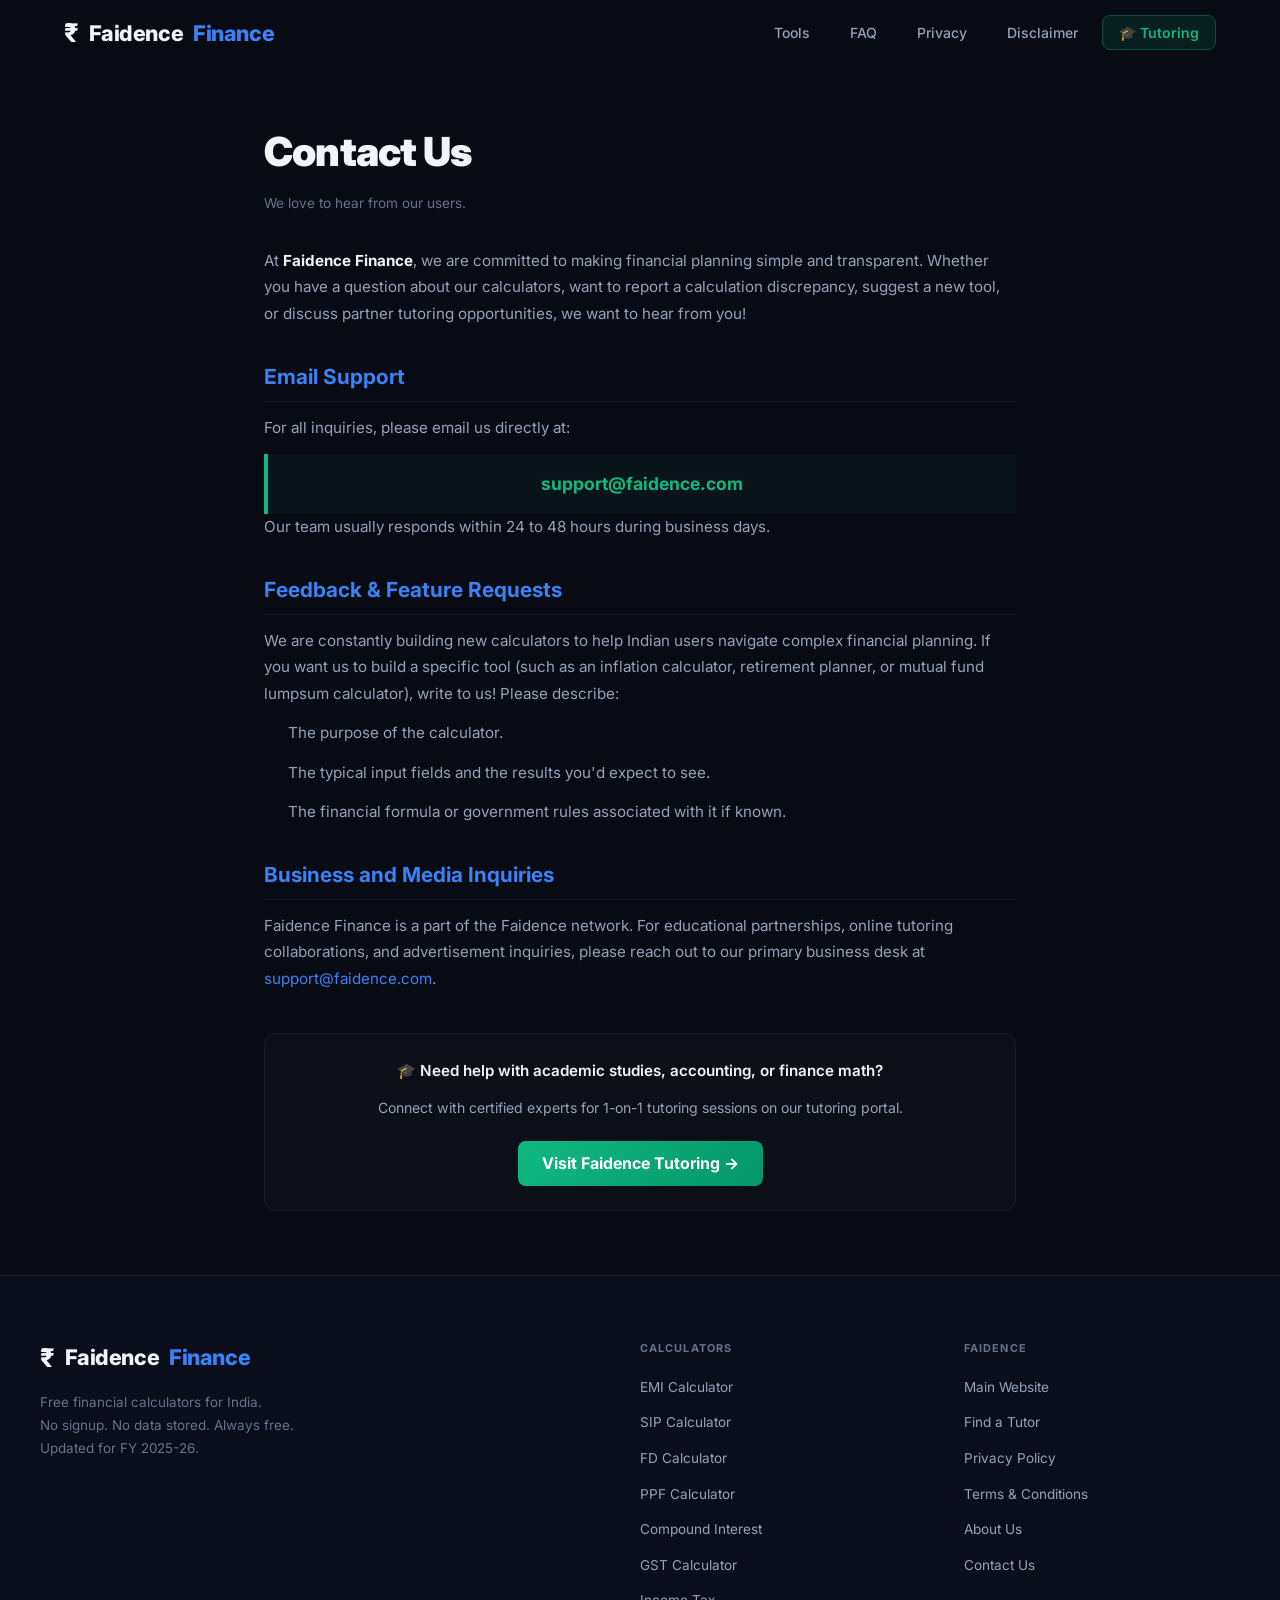
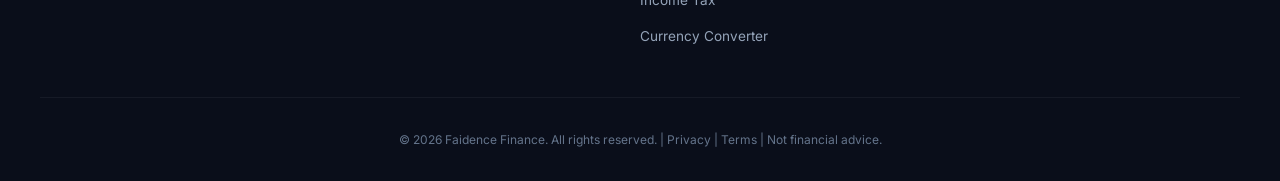
<file: contact.html>
<!DOCTYPE html>
<html lang="en">
<head>
  <meta charset="UTF-8" />
  <meta name="viewport" content="width=device-width, initial-scale=1.0" />
  <title>Contact Us – Faidence Finance</title>
  <meta name="description" content="Get in touch with Faidence Finance. We welcome your feedback, calculator ideas, bug reports, and business inquiries." />
  <link rel="canonical" href="https://finance.faidence.com/contact" />
  <link rel="preconnect" href="https://fonts.googleapis.com" />
  <link rel="preconnect" href="https://fonts.gstatic.com" crossorigin />
  <link href="https://fonts.googleapis.com/css2?family=Inter:wght@300;400;500;600;700;800;900&display=swap" rel="stylesheet" />
  <link rel="stylesheet" href="/style.css" />
</head>
<body>

  <!-- ════════════ NAVBAR ════════════ -->
  <nav class="navbar scrolled" id="navbar">
    <div class="nav-inner">
      <a href="/" class="logo" aria-label="Home"><span class="logo-icon">₹</span>Faidence <span class="logo-fin">Finance</span></a>
      <ul class="nav-links" id="nav-links">
        <li><a href="/#tools">Tools</a></li>
        <li><a href="/#faq">FAQ</a></li>
        <li><a href="/privacy">Privacy</a></li>
        <li><a href="/#disclaimer">Disclaimer</a></li>
        <li><a href="https://faidence.com/find-a-tutor/?from=finance" target="_blank" rel="noopener" class="nav-tutor-link">🎓 Tutoring</a></li>
      </ul>
      <button class="hamburger" id="hamburger" aria-label="Menu">☰</button>
    </div>
  </nav>

  <!-- ════════════ CONTENT AREA ════════════ -->
  <main class="info-page-wrap">
    <h1>Contact Us</h1>
    <p class="updated">We love to hear from our users.</p>

    <p>At <strong>Faidence Finance</strong>, we are committed to making financial planning simple and transparent. Whether you have a question about our calculators, want to report a calculation discrepancy, suggest a new tool, or discuss partner tutoring opportunities, we want to hear from you!</p>

    <h2>Email Support</h2>
    <p>For all inquiries, please email us directly at:</p>
    <blockquote style="font-size: 1.1rem; text-align: center; font-weight: 700; border-left: 4px solid #10b981; background: rgba(16, 185, 129, 0.05); padding: 16px;">
      <a href="mailto:support@faidence.com" style="color: #10b981; text-decoration: none;">support@faidence.com</a>
    </blockquote>
    <p>Our team usually responds within 24 to 48 hours during business days.</p>

    <h2>Feedback &amp; Feature Requests</h2>
    <p>We are constantly building new calculators to help Indian users navigate complex financial planning. If you want us to build a specific tool (such as an inflation calculator, retirement planner, or mutual fund lumpsum calculator), write to us! Please describe:
    <ul>
      <li>The purpose of the calculator.</li>
      <li>The typical input fields and the results you'd expect to see.</li>
      <li>The financial formula or government rules associated with it if known.</li>
    </ul>
    </p>

    <h2>Business and Media Inquiries</h2>
    <p>Faidence Finance is a part of the Faidence network. For educational partnerships, online tutoring collaborations, and advertisement inquiries, please reach out to our primary business desk at <a href="mailto:support@faidence.com">support@faidence.com</a>.</p>

    <div style="margin-top: 40px; padding: 24px; background: rgba(255, 255, 255, 0.02); border: 1px solid rgba(255, 255, 255, 0.05); border-radius: 12px; text-align: center;">
      <p style="margin-bottom: 12px; font-weight: 600; color: #f1f5f9;">🎓 Need help with academic studies, accounting, or finance math?</p>
      <p style="font-size: 0.88rem; color: #94a3b8; margin-bottom: 20px;">Connect with certified experts for 1-on-1 tutoring sessions on our tutoring portal.</p>
      <a href="https://faidence.com/find-a-tutor/?from=finance" target="_blank" rel="noopener" style="display: inline-block; background: linear-gradient(135deg, #10b981, #059669); color: #fff; padding: 10px 24px; border-radius: 8px; font-weight: 700; text-decoration: none; transition: transform 0.2s ease;">Visit Faidence Tutoring →</a>
    </div>
  </main>

  <!-- ════════════ FOOTER ════════════ -->
  <footer class="footer">
    <div class="footer-inner">
      <div class="footer-brand">
        <a href="/" class="logo"><span class="logo-icon">₹</span>Faidence <span class="logo-fin">Finance</span></a>
        <p>Free financial calculators for India.<br>No signup. No data stored. Always free.<br>Updated for FY 2025-26.</p>
      </div>
      <div class="footer-links-group">
        <h4>Calculators</h4>
        <ul>
          <li><a href="/emi-calculator">EMI Calculator</a></li>
          <li><a href="/sip-calculator">SIP Calculator</a></li>
          <li><a href="/fd-calculator">FD Calculator</a></li>
          <li><a href="/ppf-calculator">PPF Calculator</a></li>
          <li><a href="/compound-interest-calculator">Compound Interest</a></li>
          <li><a href="/gst-calculator">GST Calculator</a></li>
          <li><a href="/income-tax-calculator">Income Tax</a></li>
          <li><a href="/currency-converter">Currency Converter</a></li>
        </ul>
      </div>
      <div class="footer-links-group">
        <h4>Faidence</h4>
        <ul>
          <li><a href="https://faidence.com" target="_blank" rel="noopener">Main Website</a></li>
          <li><a href="https://faidence.com/find-a-tutor/?from=finance" target="_blank" rel="noopener">Find a Tutor</a></li>
          <li><a href="/privacy">Privacy Policy</a></li>
          <li><a href="/terms">Terms &amp; Conditions</a></li>
          <li><a href="/about">About Us</a></li>
          <li><a href="/contact">Contact Us</a></li>
        </ul>
      </div>
    </div>
    <div class="footer-bottom">
      <p>&copy; 2026 Faidence Finance. All rights reserved. | <a href="/privacy">Privacy</a> | <a href="/terms">Terms</a> | Not financial advice.</p>
    </div>
  </footer>

  <script src="/app.js"></script>
</body>
</html>
</file>
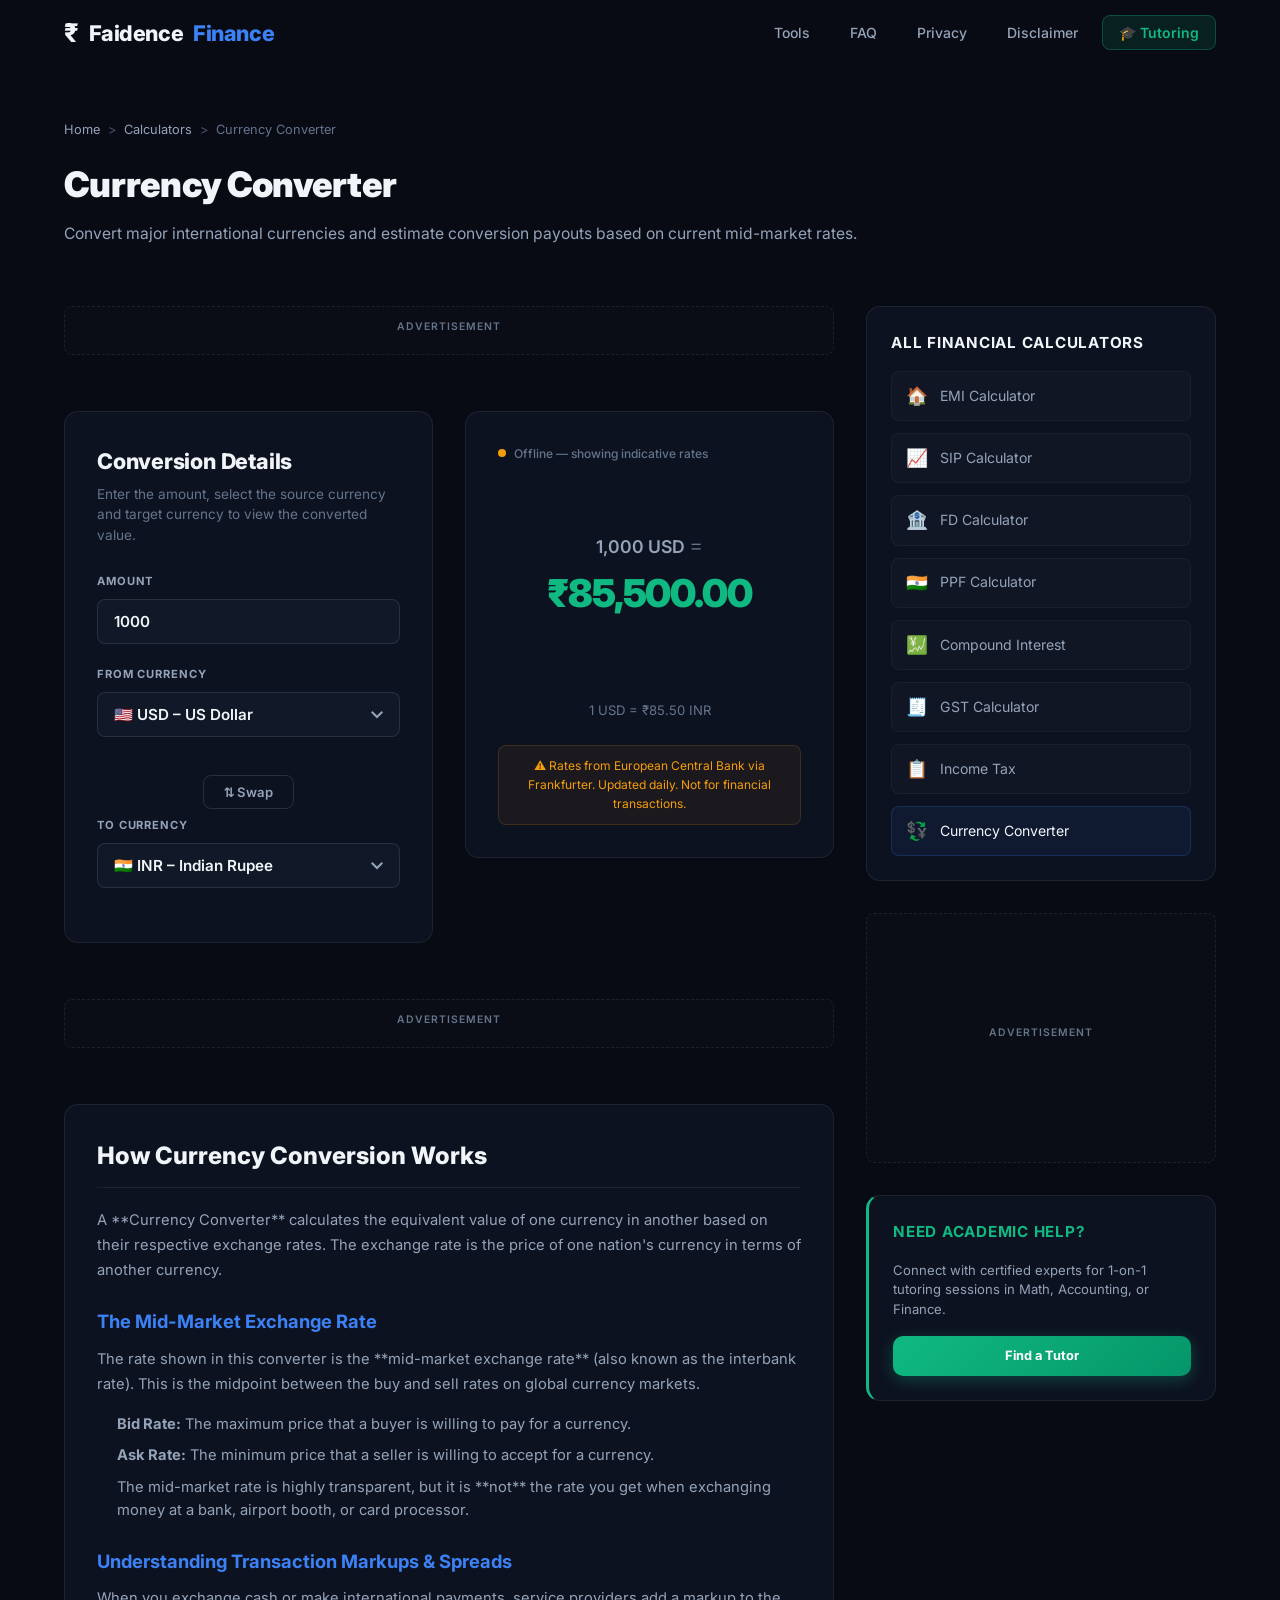
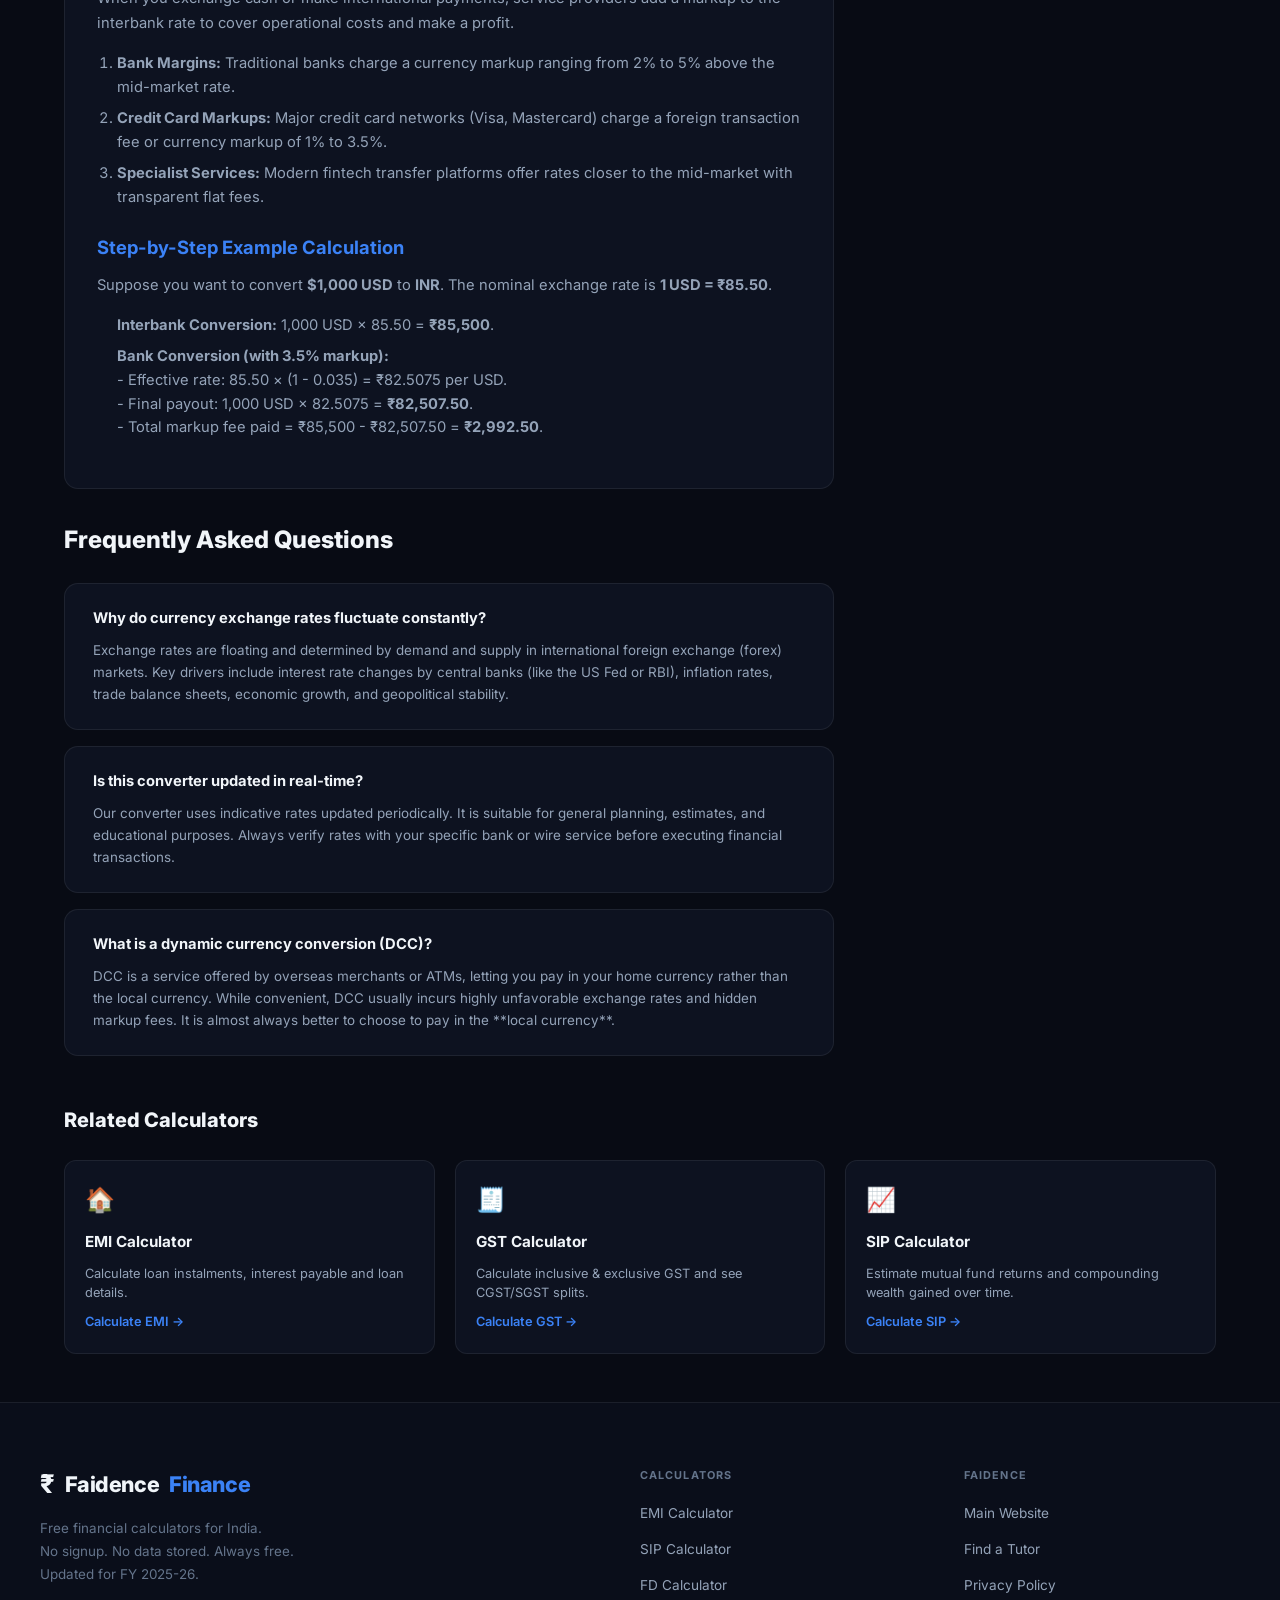
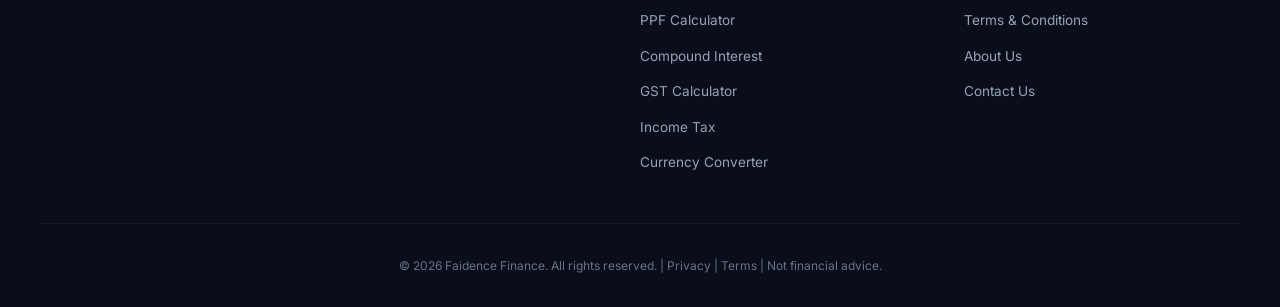
<file: currency-converter.html>
<!DOCTYPE html>
<html lang="en">
<head>
  <meta charset="UTF-8" />
  <meta name="viewport" content="width=device-width, initial-scale=1.0" />
  <!-- Google AdSense - Verified and Configured -->
  <script async src="https://pagead2.googlesyndication.com/pagead/js/adsbygoogle.js?client=ca-pub-2401176048519015" crossorigin="anonymous"></script>
  
  <title>Currency Converter – Live Indicative Forex Exchange Rates | Faidence Finance</title>
  <meta name="description" content="Convert major global currencies (USD, EUR, GBP, INR, JPY, AUD, CAD) instantly. Check current indicative mid-market exchange rates and foreign transaction spreads." />
  <link rel="canonical" href="https://finance.faidence.com/currency-converter" />
  <link rel="preconnect" href="https://fonts.googleapis.com" />
  <link rel="preconnect" href="https://fonts.gstatic.com" crossorigin />
  <link href="https://fonts.googleapis.com/css2?family=Inter:wght@300;400;500;600;700;800;900&display=swap" rel="stylesheet" />
  <link rel="stylesheet" href="/style.css" />
</head>
<body>

  <!-- ════════════ NAVBAR ════════════ -->
  <nav class="navbar scrolled" id="navbar">
    <div class="nav-inner">
      <a href="/" class="logo" aria-label="Home"><span class="logo-icon">₹</span>Faidence <span class="logo-fin">Finance</span></a>
      <ul class="nav-links" id="nav-links">
        <li><a href="/#tools">Tools</a></li>
        <li><a href="/#faq">FAQ</a></li>
        <li><a href="/privacy">Privacy</a></li>
        <li><a href="/#disclaimer">Disclaimer</a></li>
        <li><a href="https://faidence.com/find-a-tutor/?from=finance" target="_blank" rel="noopener" class="nav-tutor-link">🎓 Tutoring</a></li>
      </ul>
      <button class="hamburger" id="hamburger" aria-label="Menu">☰</button>
    </div>
  </nav>

  <!-- ════════════ PAGE HEADER ════════════ -->
  <header class="calc-page-header">
    <div class="breadcrumb">
      <a href="/">Home</a>
      <span class="breadcrumb-sep">&gt;</span>
      <a href="/#tools">Calculators</a>
      <span class="breadcrumb-sep">&gt;</span>
      <span>Currency Converter</span>
    </div>
    <h1>Currency Converter</h1>
    <p>Convert major international currencies and estimate conversion payouts based on current mid-market rates.</p>
  </header>

  <!-- ════════════ TWO-COLUMN LAYOUT ════════════ -->
  <div class="calc-layout-container">
    
    <!-- LEFT COLUMN (Calculator + Content) -->
    <div class="calc-main-col">
      
      <!-- Strategic Ad Placement: Above the Fold -->
      <div class="ad-slot-above-fold">
        <span class="ad-tag-label">Advertisement</span>
        <ins class="adsbygoogle"
             style="display:block"
             data-ad-client="ca-pub-2401176048519015"
             data-ad-slot="8857410023"
             data-ad-format="horizontal"
             data-full-width-responsive="true"></ins>
        <script>(adsbygoogle = window.adsbygoogle || []).push({});</script>
      </div>

      <!-- Interactive Calculator Panel -->
      <div class="calc-panel active" id="calc-forex" style="padding: 0; background: transparent; border: none;">
        <div class="calc-grid">
          <div class="calc-inputs">
            <h3 class="calc-title">Conversion Details</h3>
            <p class="calc-desc">Enter the amount, select the source currency and target currency to view the converted value.</p>
            <div class="input-group">
              <label for="forex-amount">Amount</label>
              <input type="number" id="forex-amount" value="1000" min="0.01" step="1" />
            </div>
            <div class="input-group">
              <label for="forex-from">From Currency</label>
              <select id="forex-from" class="select-input">
                <option value="USD" selected>🇺🇸 USD – US Dollar</option>
                <option value="EUR">🇪🇺 EUR – Euro</option>
                <option value="GBP">🇬🇧 GBP – British Pound</option>
                <option value="INR">🇮🇳 INR – Indian Rupee</option>
                <option value="JPY">🇯🇵 JPY – Japanese Yen</option>
                <option value="AUD">🇦🇺 AUD – Australian Dollar</option>
                <option value="CAD">🇨🇦 CAD – Canadian Dollar</option>
                <option value="SGD">🇸🇬 SGD – Singapore Dollar</option>
                <option value="AED">🇦🇪 AED – UAE Dirham</option>
                <option value="SAR">🇸🇦 SAR – Saudi Riyal</option>
                <option value="CHF">🇨🇭 CHF – Swiss Franc</option>
                <option value="CNY">🇨🇳 CNY – Chinese Yuan</option>
              </select>
            </div>
            <div class="forex-swap-wrap">
              <button class="forex-swap-btn" id="forex-swap" aria-label="Swap currencies">⇅ Swap</button>
            </div>
            <div class="input-group">
              <label for="forex-to">To Currency</label>
              <select id="forex-to" class="select-input">
                <option value="USD">🇺🇸 USD – US Dollar</option>
                <option value="EUR">🇪🇺 EUR – Euro</option>
                <option value="GBP">🇬🇧 GBP – British Pound</option>
                <option value="INR" selected>🇮🇳 INR – Indian Rupee</option>
                <option value="JPY">🇯🇵 JPY – Japanese Yen</option>
                <option value="AUD">🇦🇺 AUD – Australian Dollar</option>
                <option value="CAD">🇨🇦 CAD – Canadian Dollar</option>
                <option value="SGD">🇸🇬 SGD – Singapore Dollar</option>
                <option value="AED">🇦🇪 AED – UAE Dirham</option>
                <option value="SAR">🇸🇦 SAR – Saudi Riyal</option>
                <option value="CHF">🇨🇭 CHF – Swiss Franc</option>
                <option value="CNY">🇨🇳 CNY – Chinese Yuan</option>
              </select>
            </div>
          </div>
          <div class="calc-results">
            <div class="result-card forex-result-card" style="margin-top: 0;">
              <div class="forex-rate-status" id="forex-rate-status">
                <span class="forex-status-dot" id="forex-status-dot"></span>
                <span id="forex-status-text">Fetching live rates…</span>
              </div>
              <div class="forex-result-box">
                <span class="forex-from-label" id="forex-from-label">1,000 USD</span>
                <span class="forex-equals">=</span>
                <span class="forex-to-value" id="forex-result">—</span>
              </div>
              <div class="forex-rate-info" id="forex-rate-display">Loading…</div>
              <div class="forex-disclaimer">⚠️ Rates from European Central Bank via <a href="https://frankfurter.dev" target="_blank" rel="noopener" style="color:#f59e0b;">Frankfurter</a>. Updated daily. Not for financial transactions.</div>
            </div>
          </div>
        </div>
      </div>

      <!-- Strategic Ad Placement: Results-Adjacent -->
      <div class="ad-slot-results-adjacent">
        <span class="ad-tag-label">Advertisement</span>
        <ins class="adsbygoogle"
             style="display:block; text-align:center;"
             data-ad-layout="in-article"
             data-ad-format="fluid"
             data-ad-client="ca-pub-2401176048519015"
             data-ad-slot="9854120352"></ins>
        <script>(adsbygoogle = window.adsbygoogle || []).push({});</script>
      </div>

      <!-- Educational Guide Content -->
      <article class="calc-guide-content">
        <h2>How Currency Conversion Works</h2>
        <p>A **Currency Converter** calculates the equivalent value of one currency in another based on their respective exchange rates. The exchange rate is the price of one nation's currency in terms of another currency.</p>
        
        <h3>The Mid-Market Exchange Rate</h3>
        <p>The rate shown in this converter is the **mid-market exchange rate** (also known as the interbank rate). This is the midpoint between the buy and sell rates on global currency markets. 
        <ul>
          <li><strong>Bid Rate:</strong> The maximum price that a buyer is willing to pay for a currency.</li>
          <li><strong>Ask Rate:</strong> The minimum price that a seller is willing to accept for a currency.</li>
          <li>The mid-market rate is highly transparent, but it is **not** the rate you get when exchanging money at a bank, airport booth, or card processor.</li>
        </ul>
        </p>

        <h3>Understanding Transaction Markups &amp; Spreads</h3>
        <p>When you exchange cash or make international payments, service providers add a markup to the interbank rate to cover operational costs and make a profit.
        <ol>
          <li><strong>Bank Margins:</strong> Traditional banks charge a currency markup ranging from 2% to 5% above the mid-market rate.</li>
          <li><strong>Credit Card Markups:</strong> Major credit card networks (Visa, Mastercard) charge a foreign transaction fee or currency markup of 1% to 3.5%.</li>
          <li><strong>Specialist Services:</strong> Modern fintech transfer platforms offer rates closer to the mid-market with transparent flat fees.</li>
        </ol>
        </p>

        <h3>Step-by-Step Example Calculation</h3>
        <p>Suppose you want to convert <strong>$1,000 USD</strong> to <strong>INR</strong>. The nominal exchange rate is <strong>1 USD = ₹85.50</strong>.</p>
        <ul>
          <li><strong>Interbank Conversion:</strong> 1,000 USD × 85.50 = <strong>₹85,500</strong>.</li>
          <li><strong>Bank Conversion (with 3.5% markup):</strong>
            <br>- Effective rate: 85.50 × (1 - 0.035) = ₹82.5075 per USD.
            <br>- Final payout: 1,000 USD × 82.5075 = <strong>₹82,507.50</strong>.
            <br>- Total markup fee paid = ₹85,500 - ₹82,507.50 = <strong>₹2,992.50</strong>.
          </li>
        </ul>
      </article>

      <!-- FAQ Section -->
      <section class="faq-section" style="padding: 0; margin: 0;">
        <h2 style="font-size: 1.5rem; font-weight: 800; color: #f1f5f9; margin-bottom: 24px;">Frequently Asked Questions</h2>
        <div class="faq-grid" style="grid-template-columns: 1fr; gap: 16px;">
          <div class="faq-item">
            <h3>Why do currency exchange rates fluctuate constantly?</h3>
            <p>Exchange rates are floating and determined by demand and supply in international foreign exchange (forex) markets. Key drivers include interest rate changes by central banks (like the US Fed or RBI), inflation rates, trade balance sheets, economic growth, and geopolitical stability.</p>
          </div>
          <div class="faq-item">
            <h3>Is this converter updated in real-time?</h3>
            <p>Our converter uses indicative rates updated periodically. It is suitable for general planning, estimates, and educational purposes. Always verify rates with your specific bank or wire service before executing financial transactions.</p>
          </div>
          <div class="faq-item">
            <h3>What is a dynamic currency conversion (DCC)?</h3>
            <p>DCC is a service offered by overseas merchants or ATMs, letting you pay in your home currency rather than the local currency. While convenient, DCC usually incurs highly unfavorable exchange rates and hidden markup fees. It is almost always better to choose to pay in the **local currency**.</p>
          </div>
        </div>
      </section>

    </div>

    <!-- RIGHT COLUMN (Sidebar) -->
    <aside class="calc-sidebar-col">
      
      <!-- Quick Navigation -->
      <div class="sidebar-widget">
        <h4>All Financial Calculators</h4>
        <div class="sidebar-links">
          <a href="/emi-calculator"><span class="sidebar-icon-span">🏠</span> EMI Calculator</a>
          <a href="/sip-calculator"><span class="sidebar-icon-span">📈</span> SIP Calculator</a>
          <a href="/fd-calculator"><span class="sidebar-icon-span">🏦</span> FD Calculator</a>
          <a href="/ppf-calculator"><span class="sidebar-icon-span">🇮🇳</span> PPF Calculator</a>
          <a href="/compound-interest-calculator"><span class="sidebar-icon-span">💹</span> Compound Interest</a>
          <a href="/gst-calculator"><span class="sidebar-icon-span">🧾</span> GST Calculator</a>
          <a href="/income-tax-calculator"><span class="sidebar-icon-span">📋</span> Income Tax</a>
          <a href="/currency-converter" class="active"><span class="sidebar-icon-span">💱</span> Currency Converter</a>
        </div>
      </div>

      <!-- Sticky Sidebar Ad Slot -->
      <div class="ad-slot-sidebar">
        <span class="ad-tag-label">Advertisement</span>
        <ins class="adsbygoogle"
             style="display:block"
             data-ad-client="ca-pub-2401176048519015"
             data-ad-slot="1245789632"
             data-ad-format="rectangle, vertical"
             data-full-width-responsive="true"></ins>
        <script>(adsbygoogle = window.adsbygoogle || []).push({});</script>
      </div>

      <!-- Tutoring Widget -->
      <div class="sidebar-widget" style="border-left: 3px solid #10b981;">
        <h4 style="color: #10b981;">Need Academic Help?</h4>
        <p style="font-size: 0.82rem; color: #94a3b8; line-height: 1.5; margin-bottom: 16px;">Connect with certified experts for 1-on-1 tutoring sessions in Math, Accounting, or Finance.</p>
        <a href="https://faidence.com/find-a-tutor/?from=finance" target="_blank" rel="noopener" class="btn-tutor-cta" style="display: block; text-align: center; font-size: 0.8rem; padding: 10px;">Find a Tutor</a>
      </div>

    </aside>

  </div>

  <!-- Related Tools Footer -->
  <section class="related-tools-section">
    <h3>Related Calculators</h3>
    <div class="related-grid">
      <div class="related-card">
        <span class="related-card-icon">🏠</span>
        <h4 class="related-card-title">EMI Calculator</h4>
        <p class="related-card-desc">Calculate loan instalments, interest payable and loan details.</p>
        <a href="/emi-calculator" class="related-card-link">Calculate EMI →</a>
      </div>
      <div class="related-card">
        <span class="related-card-icon">🧾</span>
        <h4 class="related-card-title">GST Calculator</h4>
        <p class="related-card-desc">Calculate inclusive & exclusive GST and see CGST/SGST splits.</p>
        <a href="/gst-calculator" class="related-card-link">Calculate GST →</a>
      </div>
      <div class="related-card">
        <span class="related-card-icon">📈</span>
        <h4 class="related-card-title">SIP Calculator</h4>
        <p class="related-card-desc">Estimate mutual fund returns and compounding wealth gained over time.</p>
        <a href="/sip-calculator" class="related-card-link">Calculate SIP →</a>
      </div>
    </div>
  </section>

  <!-- ════════════ FOOTER ════════════ -->
  <footer class="footer">
    <div class="footer-inner">
      <div class="footer-brand">
        <a href="/" class="logo"><span class="logo-icon">₹</span>Faidence <span class="logo-fin">Finance</span></a>
        <p>Free financial calculators for India.<br>No signup. No data stored. Always free.<br>Updated for FY 2025-26.</p>
      </div>
      <div class="footer-links-group">
        <h4>Calculators</h4>
        <ul>
          <li><a href="/emi-calculator">EMI Calculator</a></li>
          <li><a href="/sip-calculator">SIP Calculator</a></li>
          <li><a href="/fd-calculator">FD Calculator</a></li>
          <li><a href="/ppf-calculator">PPF Calculator</a></li>
          <li><a href="/compound-interest-calculator">Compound Interest</a></li>
          <li><a href="/gst-calculator">GST Calculator</a></li>
          <li><a href="/income-tax-calculator">Income Tax</a></li>
          <li><a href="/currency-converter">Currency Converter</a></li>
        </ul>
      </div>
      <div class="footer-links-group">
        <h4>Faidence</h4>
        <ul>
          <li><a href="https://faidence.com" target="_blank" rel="noopener">Main Website</a></li>
          <li><a href="https://faidence.com/find-a-tutor/?from=finance" target="_blank" rel="noopener">Find a Tutor</a></li>
          <li><a href="/privacy">Privacy Policy</a></li>
          <li><a href="/terms">Terms &amp; Conditions</a></li>
          <li><a href="/about">About Us</a></li>
          <li><a href="/contact">Contact Us</a></li>
        </ul>
      </div>
    </div>
    <div class="footer-bottom">
      <p>&copy; 2026 Faidence Finance. All rights reserved. | <a href="/privacy">Privacy</a> | <a href="/terms">Terms</a> | Not financial advice.</p>
    </div>
  </footer>

  <script src="/app.js"></script>
</body>
</html>
</file>
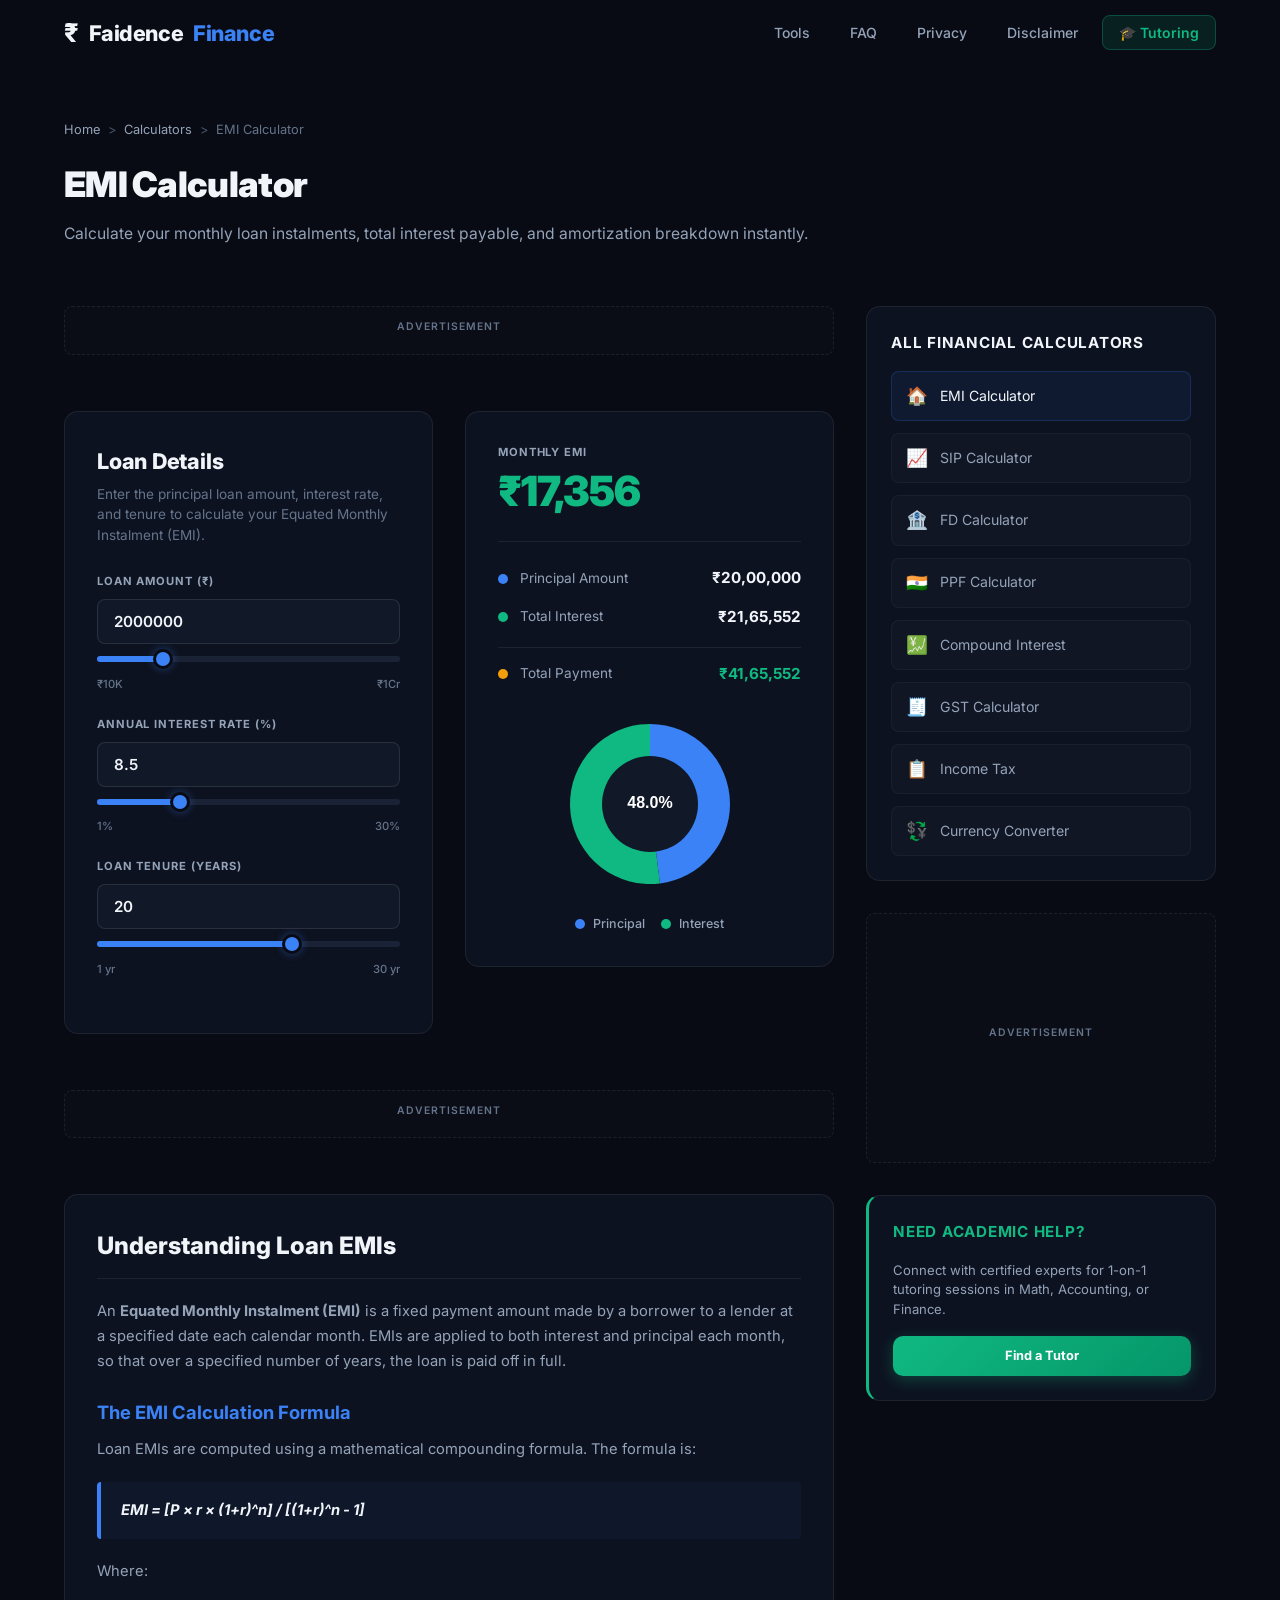
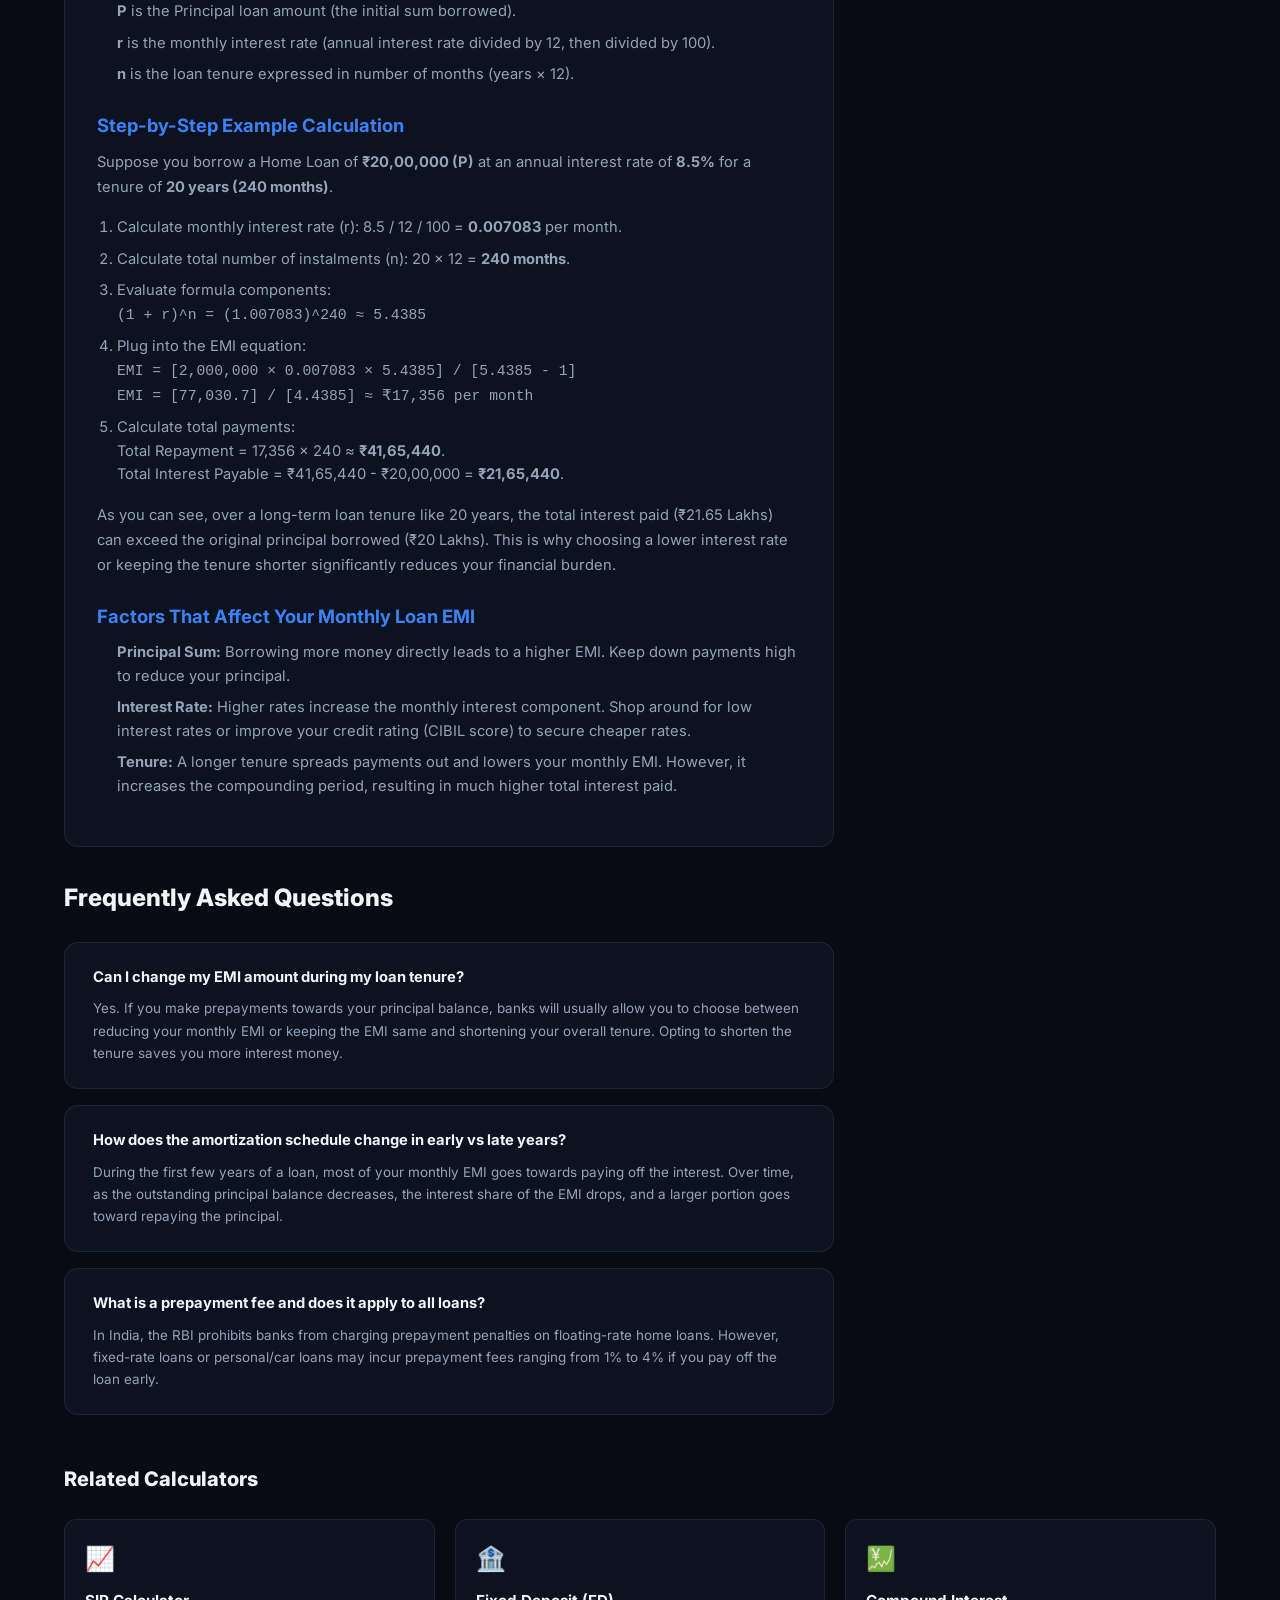
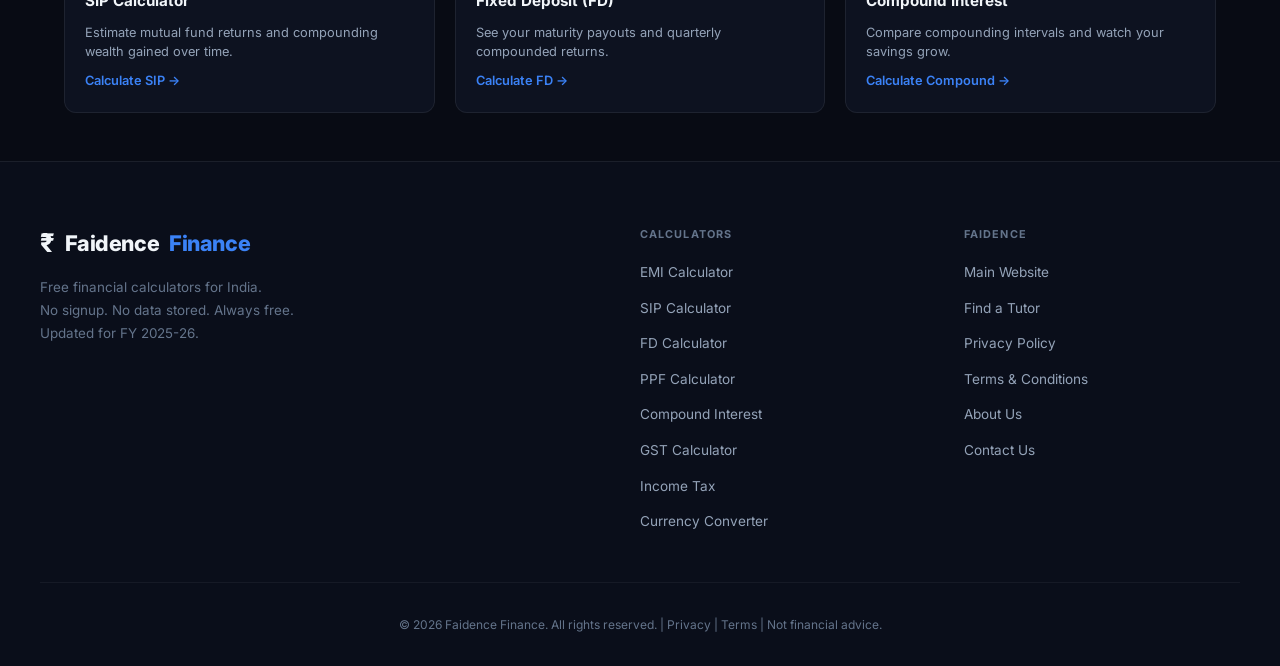
<file: emi-calculator.html>
<!DOCTYPE html>
<html lang="en">
<head>
  <meta charset="UTF-8" />
  <meta name="viewport" content="width=device-width, initial-scale=1.0" />
  <!-- Google AdSense - Verified and Configured -->
  <script async src="https://pagead2.googlesyndication.com/pagead/js/adsbygoogle.js?client=ca-pub-2401176048519015" crossorigin="anonymous"></script>
  
  <title>EMI Calculator India – Home, Car & Personal Loan EMI | Faidence Finance</title>
  <meta name="description" content="Calculate your Equated Monthly Instalment (EMI) for home loans, car loans, and personal loans. Instant results, interactive compounding charts, and step-by-step formulas." />
  <link rel="canonical" href="https://finance.faidence.com/emi-calculator" />
  <link rel="stylesheet" href="/style.css" />
  <link rel="preconnect" href="https://fonts.googleapis.com" />
  <link rel="preconnect" href="https://fonts.gstatic.com" crossorigin />
  <link href="https://fonts.googleapis.com/css2?family=Inter:wght@300;400;500;600;700;800;900&display=swap" rel="stylesheet" />
  <script type="application/ld+json">
  {
    "@context": "https://schema.org",
    "@type": "WebApplication",
    "name": "EMI Calculator India - Faidence Finance",
    "url": "https://finance.faidence.com/emi-calculator",
    "description": "Calculate Equated Monthly Instalments (EMI) for home loans, car loans, and personal loans in India with detailed schedules.",
    "applicationCategory": "FinanceApplication",
    "operatingSystem": "Web",
    "offers": { "@type": "Offer", "price": "0", "priceCurrency": "INR" },
    "author": { "@type": "Organization", "name": "Faidence" }
  }
  </script>
  <script type="application/ld+json">
  {
    "@context": "https://schema.org",
    "@type": "FAQPage",
    "mainEntity": [
      {
        "@type": "Question",
        "name": "Can I change my EMI amount during my loan tenure?",
        "acceptedAnswer": { "@type": "Answer", "text": "Yes. If you make prepayments towards your principal balance, banks will usually allow you to choose between reducing your monthly EMI or keeping the EMI same and shortening your overall tenure." }
      },
      {
        "@type": "Question",
        "name": "How does the amortization schedule change in early vs late years?",
        "acceptedAnswer": { "@type": "Answer", "text": "During the first few years of a loan, most of your monthly EMI goes towards paying off the interest. Over time, as the outstanding principal balance decreases, the interest share of the EMI drops." }
      },
      {
        "@type": "Question",
        "name": "What is a prepayment fee and does it apply to all loans?",
        "acceptedAnswer": { "@type": "Answer", "text": "In India, the RBI prohibits banks from charging prepayment penalties on floating-rate home loans. However, fixed-rate loans or personal/car loans may incur prepayment fees ranging from 1% to 4%." }
      }
    ]
  }
  </script>
</head>
<body>

  <!-- ════════════ NAVBAR ════════════ -->
  <nav class="navbar scrolled" id="navbar">
    <div class="nav-inner">
      <a href="/" class="logo" aria-label="Home"><span class="logo-icon">₹</span>Faidence <span class="logo-fin">Finance</span></a>
      <ul class="nav-links" id="nav-links">
        <li><a href="/#tools">Tools</a></li>
        <li><a href="/#faq">FAQ</a></li>
        <li><a href="/privacy">Privacy</a></li>
        <li><a href="/#disclaimer">Disclaimer</a></li>
        <li><a href="https://faidence.com/find-a-tutor/?from=finance" target="_blank" rel="noopener" class="nav-tutor-link">🎓 Tutoring</a></li>
      </ul>
      <button class="hamburger" id="hamburger" aria-label="Menu">☰</button>
    </div>
  </nav>

  <!-- ════════════ PAGE HEADER ════════════ -->
  <header class="calc-page-header">
    <div class="breadcrumb">
      <a href="/">Home</a>
      <span class="breadcrumb-sep">&gt;</span>
      <a href="/#tools">Calculators</a>
      <span class="breadcrumb-sep">&gt;</span>
      <span>EMI Calculator</span>
    </div>
    <h1>EMI Calculator</h1>
    <p>Calculate your monthly loan instalments, total interest payable, and amortization breakdown instantly.</p>
  </header>

  <!-- ════════════ TWO-COLUMN LAYOUT ════════════ -->
  <div class="calc-layout-container">
    
    <!-- LEFT COLUMN (Calculator + Content) -->
    <div class="calc-main-col">
      
      <!-- Strategic Ad Placement: Above the Fold -->
      <div class="ad-slot-above-fold">
        <span class="ad-tag-label">Advertisement</span>
        <ins class="adsbygoogle"
             style="display:block"
             data-ad-client="ca-pub-2401176048519015"
             data-ad-slot="8857410023"
             data-ad-format="horizontal"
             data-full-width-responsive="true"></ins>
        <script>(adsbygoogle = window.adsbygoogle || []).push({});</script>
      </div>

      <!-- Interactive Calculator Panel -->
      <div class="calc-panel active" id="calc-emi" style="padding: 0; background: transparent; border: none;">
        <div class="calc-grid">
          <div class="calc-inputs">
            <h3 class="calc-title">Loan Details</h3>
            <p class="calc-desc">Enter the principal loan amount, interest rate, and tenure to calculate your Equated Monthly Instalment (EMI).</p>
            <div class="input-group">
              <label for="emi-principal">Loan Amount (₹)</label>
              <input type="number" id="emi-principal" value="2000000" min="10000" max="100000000" step="10000" />
              <input type="range" id="emi-principal-r" min="10000" max="10000000" step="10000" value="2000000" class="slider" />
              <div class="range-labels"><span>₹10K</span><span>₹1Cr</span></div>
            </div>
            <div class="input-group">
              <label for="emi-rate">Annual Interest Rate (%)</label>
              <input type="number" id="emi-rate" value="8.5" min="1" max="30" step="0.1" />
              <input type="range" id="emi-rate-r" min="1" max="30" step="0.1" value="8.5" class="slider" />
              <div class="range-labels"><span>1%</span><span>30%</span></div>
            </div>
            <div class="input-group">
              <label for="emi-tenure">Loan Tenure (Years)</label>
              <input type="number" id="emi-tenure" value="20" min="1" max="30" step="1" />
              <input type="range" id="emi-tenure-r" min="1" max="30" step="1" value="20" class="slider" />
              <div class="range-labels"><span>1 yr</span><span>30 yr</span></div>
            </div>
          </div>
          <div class="calc-results">
            <div class="result-card">
              <div class="result-main"><span class="result-label">Monthly EMI</span><span class="result-value" id="emi-result">₹0</span></div>
              <div class="result-breakdown">
                <div class="rb-item"><span class="rb-dot dot-principal"></span><span class="rb-label">Principal Amount</span><span class="rb-val" id="emi-principal-out">₹0</span></div>
                <div class="rb-item"><span class="rb-dot dot-interest"></span><span class="rb-label">Total Interest</span><span class="rb-val" id="emi-interest-out">₹0</span></div>
                <div class="rb-item total-row"><span class="rb-dot dot-total"></span><span class="rb-label">Total Payment</span><span class="rb-val" id="emi-total-out">₹0</span></div>
              </div>
              <div class="donut-wrap"><canvas id="emi-chart" width="180" height="180"></canvas>
                <div class="donut-legend"><span class="leg-item"><span class="leg-dot dot-principal"></span>Principal</span><span class="leg-item"><span class="leg-dot dot-interest"></span>Interest</span></div>
              </div>
            </div>
          </div>
        </div>
      </div>

      <!-- Strategic Ad Placement: Results-Adjacent -->
      <div class="ad-slot-results-adjacent">
        <span class="ad-tag-label">Advertisement</span>
        <ins class="adsbygoogle"
             style="display:block; text-align:center;"
             data-ad-layout="in-article"
             data-ad-format="fluid"
             data-ad-client="ca-pub-2401176048519015"
             data-ad-slot="9854120352"></ins>
        <script>(adsbygoogle = window.adsbygoogle || []).push({});</script>
      </div>

      <!-- Educational Guide Content -->
      <article class="calc-guide-content">
        <h2>Understanding Loan EMIs</h2>
        <p>An <strong>Equated Monthly Instalment (EMI)</strong> is a fixed payment amount made by a borrower to a lender at a specified date each calendar month. EMIs are applied to both interest and principal each month, so that over a specified number of years, the loan is paid off in full.</p>
        
        <h3>The EMI Calculation Formula</h3>
        <p>Loan EMIs are computed using a mathematical compounding formula. The formula is:</p>
        <blockquote>
          <p><strong>EMI = [P × r × (1+r)^n] / [(1+r)^n - 1]</strong></p>
        </blockquote>
        <p>Where:</p>
        <ul>
          <li><strong>P</strong> is the Principal loan amount (the initial sum borrowed).</li>
          <li><strong>r</strong> is the monthly interest rate (annual interest rate divided by 12, then divided by 100).</li>
          <li><strong>n</strong> is the loan tenure expressed in number of months (years × 12).</li>
        </ul>

        <h3>Step-by-Step Example Calculation</h3>
        <p>Suppose you borrow a Home Loan of <strong>₹20,00,000 (P)</strong> at an annual interest rate of <strong>8.5%</strong> for a tenure of <strong>20 years (240 months)</strong>.</p>
        <ol>
          <li>Calculate monthly interest rate (r): 8.5 / 12 / 100 = <strong>0.007083</strong> per month.</li>
          <li>Calculate total number of instalments (n): 20 × 12 = <strong>240 months</strong>.</li>
          <li>Evaluate formula components:
            <br><code>(1 + r)^n = (1.007083)^240 ≈ 5.4385</code>
          </li>
          <li>Plug into the EMI equation:
            <br><code>EMI = [2,000,000 × 0.007083 × 5.4385] / [5.4385 - 1]</code>
            <br><code>EMI = [77,030.7] / [4.4385] ≈ ₹17,356 per month</code>
          </li>
          <li>Calculate total payments:
            <br>Total Repayment = 17,356 × 240 ≈ <strong>₹41,65,440</strong>.
            <br>Total Interest Payable = ₹41,65,440 - ₹20,00,000 = <strong>₹21,65,440</strong>.
          </li>
        </ol>
        <p>As you can see, over a long-term loan tenure like 20 years, the total interest paid (₹21.65 Lakhs) can exceed the original principal borrowed (₹20 Lakhs). This is why choosing a lower interest rate or keeping the tenure shorter significantly reduces your financial burden.</p>

        <h3>Factors That Affect Your Monthly Loan EMI</h3>
        <ul>
          <li><strong>Principal Sum:</strong> Borrowing more money directly leads to a higher EMI. Keep down payments high to reduce your principal.</li>
          <li><strong>Interest Rate:</strong> Higher rates increase the monthly interest component. Shop around for low interest rates or improve your credit rating (CIBIL score) to secure cheaper rates.</li>
          <li><strong>Tenure:</strong> A longer tenure spreads payments out and lowers your monthly EMI. However, it increases the compounding period, resulting in much higher total interest paid.</li>
        </ul>
      </article>

      <!-- FAQ Section -->
      <section class="faq-section" style="padding: 0; margin: 0;">
        <h2 style="font-size: 1.5rem; font-weight: 800; color: #f1f5f9; margin-bottom: 24px;">Frequently Asked Questions</h2>
        <div class="faq-grid" style="grid-template-columns: 1fr; gap: 16px;">
          <div class="faq-item">
            <h3>Can I change my EMI amount during my loan tenure?</h3>
            <p>Yes. If you make prepayments towards your principal balance, banks will usually allow you to choose between reducing your monthly EMI or keeping the EMI same and shortening your overall tenure. Opting to shorten the tenure saves you more interest money.</p>
          </div>
          <div class="faq-item">
            <h3>How does the amortization schedule change in early vs late years?</h3>
            <p>During the first few years of a loan, most of your monthly EMI goes towards paying off the interest. Over time, as the outstanding principal balance decreases, the interest share of the EMI drops, and a larger portion goes toward repaying the principal.</p>
          </div>
          <div class="faq-item">
            <h3>What is a prepayment fee and does it apply to all loans?</h3>
            <p>In India, the RBI prohibits banks from charging prepayment penalties on floating-rate home loans. However, fixed-rate loans or personal/car loans may incur prepayment fees ranging from 1% to 4% if you pay off the loan early.</p>
          </div>
        </div>
      </section>

    </div>

    <!-- RIGHT COLUMN (Sidebar) -->
    <aside class="calc-sidebar-col">
      
      <!-- Quick Navigation -->
      <div class="sidebar-widget">
        <h4>All Financial Calculators</h4>
        <div class="sidebar-links">
          <a href="/emi-calculator" class="active"><span class="sidebar-icon-span">🏠</span> EMI Calculator</a>
          <a href="/sip-calculator"><span class="sidebar-icon-span">📈</span> SIP Calculator</a>
          <a href="/fd-calculator"><span class="sidebar-icon-span">🏦</span> FD Calculator</a>
          <a href="/ppf-calculator"><span class="sidebar-icon-span">🇮🇳</span> PPF Calculator</a>
          <a href="/compound-interest-calculator"><span class="sidebar-icon-span">💹</span> Compound Interest</a>
          <a href="/gst-calculator"><span class="sidebar-icon-span">🧾</span> GST Calculator</a>
          <a href="/income-tax-calculator"><span class="sidebar-icon-span">📋</span> Income Tax</a>
          <a href="/currency-converter"><span class="sidebar-icon-span">💱</span> Currency Converter</a>
        </div>
      </div>

      <!-- Sticky Sidebar Ad Slot -->
      <div class="ad-slot-sidebar">
        <span class="ad-tag-label">Advertisement</span>
        <ins class="adsbygoogle"
             style="display:block"
             data-ad-client="ca-pub-2401176048519015"
             data-ad-slot="1245789632"
             data-ad-format="rectangle, vertical"
             data-full-width-responsive="true"></ins>
        <script>(adsbygoogle = window.adsbygoogle || []).push({});</script>
      </div>

      <!-- Tutoring Widget -->
      <div class="sidebar-widget" style="border-left: 3px solid #10b981;">
        <h4 style="color: #10b981;">Need Academic Help?</h4>
        <p style="font-size: 0.82rem; color: #94a3b8; line-height: 1.5; margin-bottom: 16px;">Connect with certified experts for 1-on-1 tutoring sessions in Math, Accounting, or Finance.</p>
        <a href="https://faidence.com/find-a-tutor/?from=finance" target="_blank" rel="noopener" class="btn-tutor-cta" style="display: block; text-align: center; font-size: 0.8rem; padding: 10px;">Find a Tutor</a>
      </div>

    </aside>

  </div>

  <!-- Related Tools Footer -->
  <section class="related-tools-section">
    <h3>Related Calculators</h3>
    <div class="related-grid">
      <div class="related-card">
        <span class="related-card-icon">📈</span>
        <h4 class="related-card-title">SIP Calculator</h4>
        <p class="related-card-desc">Estimate mutual fund returns and compounding wealth gained over time.</p>
        <a href="/sip-calculator" class="related-card-link">Calculate SIP →</a>
      </div>
      <div class="related-card">
        <span class="related-card-icon">🏦</span>
        <h4 class="related-card-title">Fixed Deposit (FD)</h4>
        <p class="related-card-desc">See your maturity payouts and quarterly compounded returns.</p>
        <a href="/fd-calculator" class="related-card-link">Calculate FD →</a>
      </div>
      <div class="related-card">
        <span class="related-card-icon">💹</span>
        <h4 class="related-card-title">Compound Interest</h4>
        <p class="related-card-desc">Compare compounding intervals and watch your savings grow.</p>
        <a href="/compound-interest-calculator" class="related-card-link">Calculate Compound →</a>
      </div>
    </div>
  </section>

  <!-- ════════════ FOOTER ════════════ -->
  <footer class="footer">
    <div class="footer-inner">
      <div class="footer-brand">
        <a href="/" class="logo"><span class="logo-icon">₹</span>Faidence <span class="logo-fin">Finance</span></a>
        <p>Free financial calculators for India.<br>No signup. No data stored. Always free.<br>Updated for FY 2025-26.</p>
      </div>
      <div class="footer-links-group">
        <h4>Calculators</h4>
        <ul>
          <li><a href="/emi-calculator">EMI Calculator</a></li>
          <li><a href="/sip-calculator">SIP Calculator</a></li>
          <li><a href="/fd-calculator">FD Calculator</a></li>
          <li><a href="/ppf-calculator">PPF Calculator</a></li>
          <li><a href="/compound-interest-calculator">Compound Interest</a></li>
          <li><a href="/gst-calculator">GST Calculator</a></li>
          <li><a href="/income-tax-calculator">Income Tax</a></li>
          <li><a href="/currency-converter">Currency Converter</a></li>
        </ul>
      </div>
      <div class="footer-links-group">
        <h4>Faidence</h4>
        <ul>
          <li><a href="https://faidence.com" target="_blank" rel="noopener">Main Website</a></li>
          <li><a href="https://faidence.com/find-a-tutor/?from=finance" target="_blank" rel="noopener">Find a Tutor</a></li>
          <li><a href="/privacy">Privacy Policy</a></li>
          <li><a href="/terms">Terms &amp; Conditions</a></li>
          <li><a href="/about">About Us</a></li>
          <li><a href="/contact">Contact Us</a></li>
        </ul>
      </div>
    </div>
    <div class="footer-bottom">
      <p>&copy; 2026 Faidence Finance. All rights reserved. | <a href="/privacy">Privacy</a> | <a href="/terms">Terms</a> | Not financial advice.</p>
    </div>
  </footer>

  <script src="/app.js"></script>
</body>
</html>
</file>
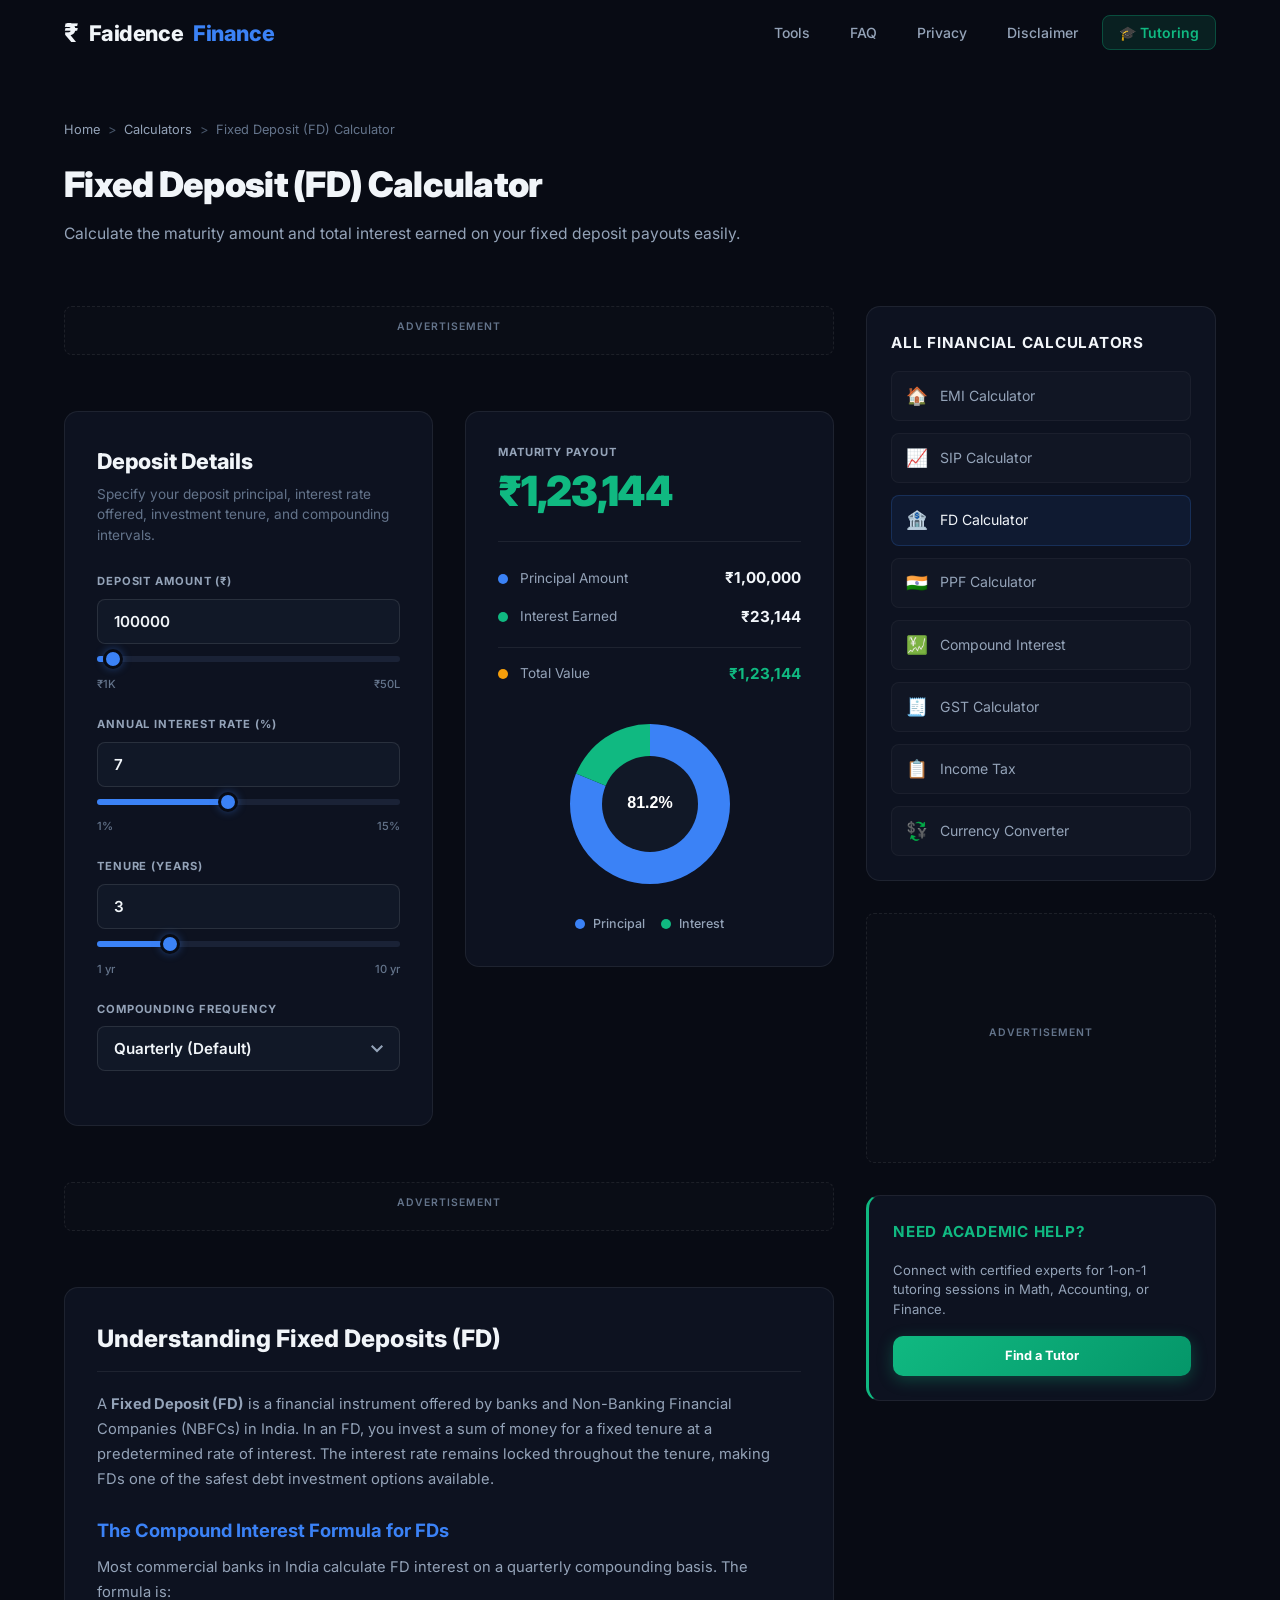
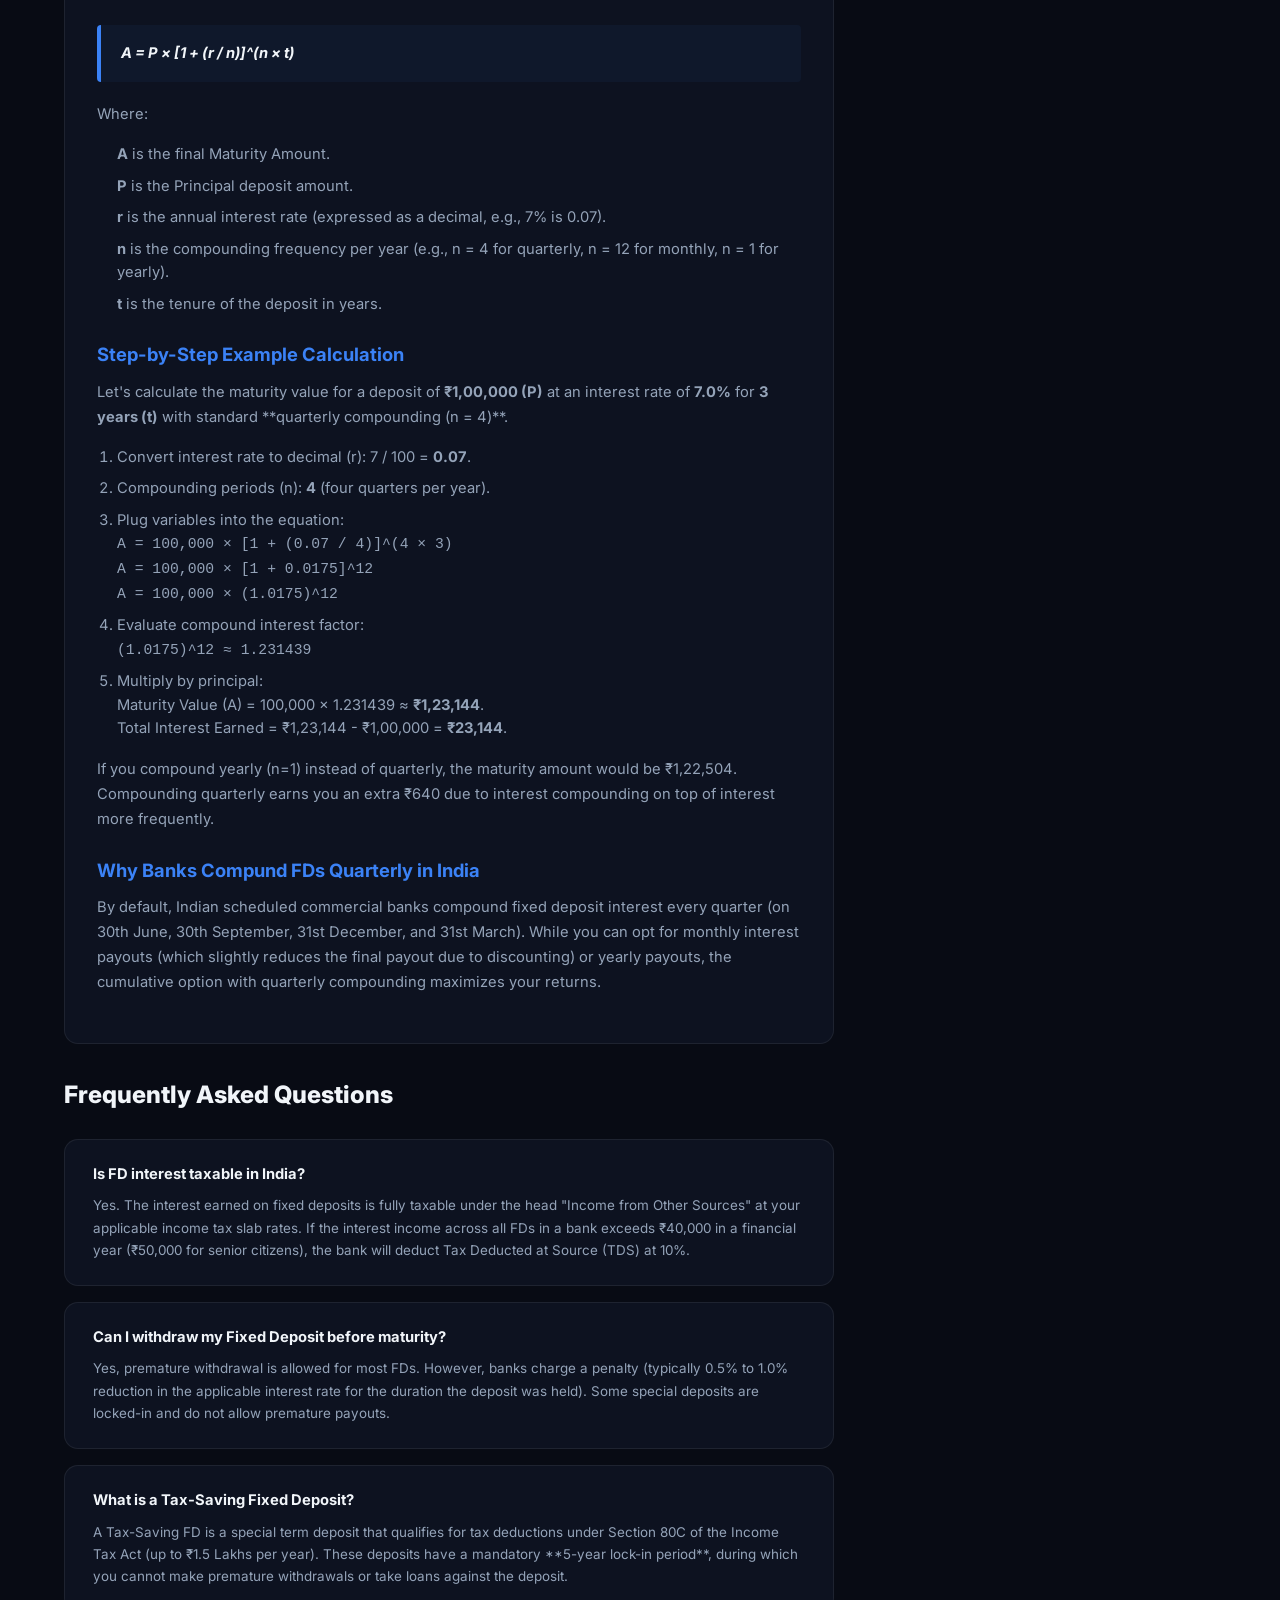
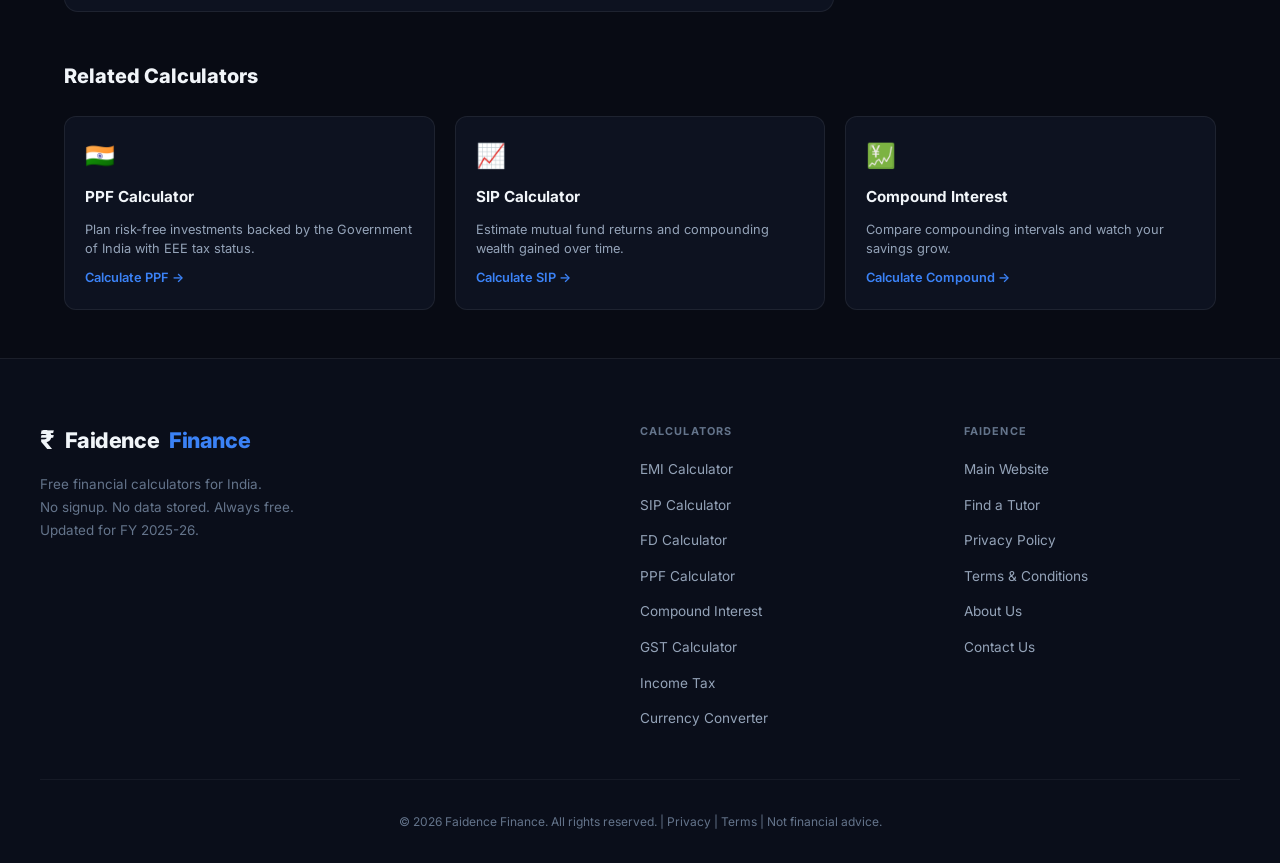
<file: fd-calculator.html>
<!DOCTYPE html>
<html lang="en">
<head>
  <meta charset="UTF-8" />
  <meta name="viewport" content="width=device-width, initial-scale=1.0" />
  <!-- Google AdSense - Verified and Configured -->
  <script async src="https://pagead2.googlesyndication.com/pagead/js/adsbygoogle.js?client=ca-pub-2401176048519015" crossorigin="anonymous"></script>
  
  <title>Fixed Deposit (FD) Calculator India – Payout & Maturity | Faidence Finance</title>
  <meta name="description" content="Calculate Fixed Deposit (FD) interest and maturity payout online. Adjust deposit amount, rates, and compounding frequency (quarterly, monthly, yearly)." />
  <link rel="canonical" href="https://finance.faidence.com/fd-calculator" />
  <link rel="preconnect" href="https://fonts.googleapis.com" />
  <link rel="preconnect" href="https://fonts.gstatic.com" crossorigin />
  <link href="https://fonts.googleapis.com/css2?family=Inter:wght@300;400;500;600;700;800;900&display=swap" rel="stylesheet" />
  <link rel="stylesheet" href="/style.css" />
</head>
<body>

  <!-- ════════════ NAVBAR ════════════ -->
  <nav class="navbar scrolled" id="navbar">
    <div class="nav-inner">
      <a href="/" class="logo" aria-label="Home"><span class="logo-icon">₹</span>Faidence <span class="logo-fin">Finance</span></a>
      <ul class="nav-links" id="nav-links">
        <li><a href="/#tools">Tools</a></li>
        <li><a href="/#faq">FAQ</a></li>
        <li><a href="/privacy">Privacy</a></li>
        <li><a href="/#disclaimer">Disclaimer</a></li>
        <li><a href="https://faidence.com/find-a-tutor/?from=finance" target="_blank" rel="noopener" class="nav-tutor-link">🎓 Tutoring</a></li>
      </ul>
      <button class="hamburger" id="hamburger" aria-label="Menu">☰</button>
    </div>
  </nav>

  <!-- ════════════ PAGE HEADER ════════════ -->
  <header class="calc-page-header">
    <div class="breadcrumb">
      <a href="/">Home</a>
      <span class="breadcrumb-sep">&gt;</span>
      <a href="/#tools">Calculators</a>
      <span class="breadcrumb-sep">&gt;</span>
      <span>Fixed Deposit (FD) Calculator</span>
    </div>
    <h1>Fixed Deposit (FD) Calculator</h1>
    <p>Calculate the maturity amount and total interest earned on your fixed deposit payouts easily.</p>
  </header>

  <!-- ════════════ TWO-COLUMN LAYOUT ════════════ -->
  <div class="calc-layout-container">
    
    <!-- LEFT COLUMN (Calculator + Content) -->
    <div class="calc-main-col">
      
      <!-- Strategic Ad Placement: Above the Fold -->
      <div class="ad-slot-above-fold">
        <span class="ad-tag-label">Advertisement</span>
        <ins class="adsbygoogle"
             style="display:block"
             data-ad-client="ca-pub-2401176048519015"
             data-ad-slot="8857410023"
             data-ad-format="horizontal"
             data-full-width-responsive="true"></ins>
        <script>(adsbygoogle = window.adsbygoogle || []).push({});</script>
      </div>

      <!-- Interactive Calculator Panel -->
      <div class="calc-panel active" id="calc-fd" style="padding: 0; background: transparent; border: none;">
        <div class="calc-grid">
          <div class="calc-inputs">
            <h3 class="calc-title">Deposit Details</h3>
            <p class="calc-desc">Specify your deposit principal, interest rate offered, investment tenure, and compounding intervals.</p>
            <div class="input-group">
              <label for="fd-principal">Deposit Amount (₹)</label>
              <input type="number" id="fd-principal" value="100000" min="1000" max="10000000" step="1000" />
              <input type="range" id="fd-principal-r" min="1000" max="5000000" step="1000" value="100000" class="slider" />
              <div class="range-labels"><span>₹1K</span><span>₹50L</span></div>
            </div>
            <div class="input-group">
              <label for="fd-rate">Annual Interest Rate (%)</label>
              <input type="number" id="fd-rate" value="7" min="1" max="15" step="0.25" />
              <input type="range" id="fd-rate-r" min="1" max="15" step="0.25" value="7" class="slider" />
              <div class="range-labels"><span>1%</span><span>15%</span></div>
            </div>
            <div class="input-group">
              <label for="fd-tenure">Tenure (Years)</label>
              <input type="number" id="fd-tenure" value="3" min="1" max="10" step="1" />
              <input type="range" id="fd-tenure-r" min="1" max="10" step="1" value="3" class="slider" />
              <div class="range-labels"><span>1 yr</span><span>10 yr</span></div>
            </div>
            <div class="input-group">
              <label for="fd-freq">Compounding Frequency</label>
              <select id="fd-freq" class="select-input">
                <option value="4" selected>Quarterly (Default)</option>
                <option value="12">Monthly</option>
                <option value="2">Half-Yearly</option>
                <option value="1">Yearly</option>
              </select>
            </div>
          </div>
          <div class="calc-results">
            <div class="result-card">
              <div class="result-main"><span class="result-label">Maturity Payout</span><span class="result-value" id="fd-result">₹0</span></div>
              <div class="result-breakdown">
                <div class="rb-item"><span class="rb-dot dot-principal"></span><span class="rb-label">Principal Amount</span><span class="rb-val" id="fd-principal-out">₹0</span></div>
                <div class="rb-item"><span class="rb-dot dot-interest"></span><span class="rb-label">Interest Earned</span><span class="rb-val" id="fd-interest-out">₹0</span></div>
                <div class="rb-item total-row"><span class="rb-dot dot-total"></span><span class="rb-label">Total Value</span><span class="rb-val" id="fd-total-out">₹0</span></div>
              </div>
              <div class="donut-wrap"><canvas id="fd-chart" width="180" height="180"></canvas>
                <div class="donut-legend"><span class="leg-item"><span class="leg-dot dot-principal"></span>Principal</span><span class="leg-item"><span class="leg-dot dot-interest"></span>Interest</span></div>
              </div>
            </div>
          </div>
        </div>
      </div>

      <!-- Strategic Ad Placement: Results-Adjacent -->
      <div class="ad-slot-results-adjacent">
        <span class="ad-tag-label">Advertisement</span>
        <ins class="adsbygoogle"
             style="display:block; text-align:center;"
             data-ad-layout="in-article"
             data-ad-format="fluid"
             data-ad-client="ca-pub-2401176048519015"
             data-ad-slot="9854120352"></ins>
        <script>(adsbygoogle = window.adsbygoogle || []).push({});</script>
      </div>

      <!-- Educational Guide Content -->
      <article class="calc-guide-content">
        <h2>Understanding Fixed Deposits (FD)</h2>
        <p>A <strong>Fixed Deposit (FD)</strong> is a financial instrument offered by banks and Non-Banking Financial Companies (NBFCs) in India. In an FD, you invest a sum of money for a fixed tenure at a predetermined rate of interest. The interest rate remains locked throughout the tenure, making FDs one of the safest debt investment options available.</p>
        
        <h3>The Compound Interest Formula for FDs</h3>
        <p>Most commercial banks in India calculate FD interest on a quarterly compounding basis. The formula is:</p>
        <blockquote>
          <p><strong>A = P × [1 + (r / n)]^(n × t)</strong></p>
        </blockquote>
        <p>Where:</p>
        <ul>
          <li><strong>A</strong> is the final Maturity Amount.</li>
          <li><strong>P</strong> is the Principal deposit amount.</li>
          <li><strong>r</strong> is the annual interest rate (expressed as a decimal, e.g., 7% is 0.07).</li>
          <li><strong>n</strong> is the compounding frequency per year (e.g., n = 4 for quarterly, n = 12 for monthly, n = 1 for yearly).</li>
          <li><strong>t</strong> is the tenure of the deposit in years.</li>
        </ul>

        <h3>Step-by-Step Example Calculation</h3>
        <p>Let's calculate the maturity value for a deposit of <strong>₹1,00,000 (P)</strong> at an interest rate of <strong>7.0%</strong> for <strong>3 years (t)</strong> with standard **quarterly compounding (n = 4)**.</p>
        <ol>
          <li>Convert interest rate to decimal (r): 7 / 100 = <strong>0.07</strong>.</li>
          <li>Compounding periods (n): <strong>4</strong> (four quarters per year).</li>
          <li>Plug variables into the equation:
            <br><code>A = 100,000 × [1 + (0.07 / 4)]^(4 × 3)</code>
            <br><code>A = 100,000 × [1 + 0.0175]^12</code>
            <br><code>A = 100,000 × (1.0175)^12</code>
          </li>
          <li>Evaluate compound interest factor:
            <br><code>(1.0175)^12 ≈ 1.231439</code>
          </li>
          <li>Multiply by principal:
            <br>Maturity Value (A) = 100,000 × 1.231439 ≈ <strong>₹1,23,144</strong>.
            <br>Total Interest Earned = ₹1,23,144 - ₹1,00,000 = <strong>₹23,144</strong>.
          </li>
        </ol>
        <p>If you compound yearly (n=1) instead of quarterly, the maturity amount would be ₹1,22,504. Compounding quarterly earns you an extra ₹640 due to interest compounding on top of interest more frequently.</p>

        <h3>Why Banks Compund FDs Quarterly in India</h3>
        <p>By default, Indian scheduled commercial banks compound fixed deposit interest every quarter (on 30th June, 30th September, 31st December, and 31st March). While you can opt for monthly interest payouts (which slightly reduces the final payout due to discounting) or yearly payouts, the cumulative option with quarterly compounding maximizes your returns.</p>
      </article>

      <!-- FAQ Section -->
      <section class="faq-section" style="padding: 0; margin: 0;">
        <h2 style="font-size: 1.5rem; font-weight: 800; color: #f1f5f9; margin-bottom: 24px;">Frequently Asked Questions</h2>
        <div class="faq-grid" style="grid-template-columns: 1fr; gap: 16px;">
          <div class="faq-item">
            <h3>Is FD interest taxable in India?</h3>
            <p>Yes. The interest earned on fixed deposits is fully taxable under the head "Income from Other Sources" at your applicable income tax slab rates. If the interest income across all FDs in a bank exceeds ₹40,000 in a financial year (₹50,000 for senior citizens), the bank will deduct Tax Deducted at Source (TDS) at 10%.</p>
          </div>
          <div class="faq-item">
            <h3>Can I withdraw my Fixed Deposit before maturity?</h3>
            <p>Yes, premature withdrawal is allowed for most FDs. However, banks charge a penalty (typically 0.5% to 1.0% reduction in the applicable interest rate for the duration the deposit was held). Some special deposits are locked-in and do not allow premature payouts.</p>
          </div>
          <div class="faq-item">
            <h3>What is a Tax-Saving Fixed Deposit?</h3>
            <p>A Tax-Saving FD is a special term deposit that qualifies for tax deductions under Section 80C of the Income Tax Act (up to ₹1.5 Lakhs per year). These deposits have a mandatory **5-year lock-in period**, during which you cannot make premature withdrawals or take loans against the deposit.</p>
          </div>
        </div>
      </section>

    </div>

    <!-- RIGHT COLUMN (Sidebar) -->
    <aside class="calc-sidebar-col">
      
      <!-- Quick Navigation -->
      <div class="sidebar-widget">
        <h4>All Financial Calculators</h4>
        <div class="sidebar-links">
          <a href="/emi-calculator"><span class="sidebar-icon-span">🏠</span> EMI Calculator</a>
          <a href="/sip-calculator"><span class="sidebar-icon-span">📈</span> SIP Calculator</a>
          <a href="/fd-calculator" class="active"><span class="sidebar-icon-span">🏦</span> FD Calculator</a>
          <a href="/ppf-calculator"><span class="sidebar-icon-span">🇮🇳</span> PPF Calculator</a>
          <a href="/compound-interest-calculator"><span class="sidebar-icon-span">💹</span> Compound Interest</a>
          <a href="/gst-calculator"><span class="sidebar-icon-span">🧾</span> GST Calculator</a>
          <a href="/income-tax-calculator"><span class="sidebar-icon-span">📋</span> Income Tax</a>
          <a href="/currency-converter"><span class="sidebar-icon-span">💱</span> Currency Converter</a>
        </div>
      </div>

      <!-- Sticky Sidebar Ad Slot -->
      <div class="ad-slot-sidebar">
        <span class="ad-tag-label">Advertisement</span>
        <ins class="adsbygoogle"
             style="display:block"
             data-ad-client="ca-pub-2401176048519015"
             data-ad-slot="1245789632"
             data-ad-format="rectangle, vertical"
             data-full-width-responsive="true"></ins>
        <script>(adsbygoogle = window.adsbygoogle || []).push({});</script>
      </div>

      <!-- Tutoring Widget -->
      <div class="sidebar-widget" style="border-left: 3px solid #10b981;">
        <h4 style="color: #10b981;">Need Academic Help?</h4>
        <p style="font-size: 0.82rem; color: #94a3b8; line-height: 1.5; margin-bottom: 16px;">Connect with certified experts for 1-on-1 tutoring sessions in Math, Accounting, or Finance.</p>
        <a href="https://faidence.com/find-a-tutor/?from=finance" target="_blank" rel="noopener" class="btn-tutor-cta" style="display: block; text-align: center; font-size: 0.8rem; padding: 10px;">Find a Tutor</a>
      </div>

    </aside>

  </div>

  <!-- Related Tools Footer -->
  <section class="related-tools-section">
    <h3>Related Calculators</h3>
    <div class="related-grid">
      <div class="related-card">
        <span class="related-card-icon">🇮🇳</span>
        <h4 class="related-card-title">PPF Calculator</h4>
        <p class="related-card-desc">Plan risk-free investments backed by the Government of India with EEE tax status.</p>
        <a href="/ppf-calculator" class="related-card-link">Calculate PPF →</a>
      </div>
      <div class="related-card">
        <span class="related-card-icon">📈</span>
        <h4 class="related-card-title">SIP Calculator</h4>
        <p class="related-card-desc">Estimate mutual fund returns and compounding wealth gained over time.</p>
        <a href="/sip-calculator" class="related-card-link">Calculate SIP →</a>
      </div>
      <div class="related-card">
        <span class="related-card-icon">💹</span>
        <h4 class="related-card-title">Compound Interest</h4>
        <p class="related-card-desc">Compare compounding intervals and watch your savings grow.</p>
        <a href="/compound-interest-calculator" class="related-card-link">Calculate Compound →</a>
      </div>
    </div>
  </section>

  <!-- ════════════ FOOTER ════════════ -->
  <footer class="footer">
    <div class="footer-inner">
      <div class="footer-brand">
        <a href="/" class="logo"><span class="logo-icon">₹</span>Faidence <span class="logo-fin">Finance</span></a>
        <p>Free financial calculators for India.<br>No signup. No data stored. Always free.<br>Updated for FY 2025-26.</p>
      </div>
      <div class="footer-links-group">
        <h4>Calculators</h4>
        <ul>
          <li><a href="/emi-calculator">EMI Calculator</a></li>
          <li><a href="/sip-calculator">SIP Calculator</a></li>
          <li><a href="/fd-calculator">FD Calculator</a></li>
          <li><a href="/ppf-calculator">PPF Calculator</a></li>
          <li><a href="/compound-interest-calculator">Compound Interest</a></li>
          <li><a href="/gst-calculator">GST Calculator</a></li>
          <li><a href="/income-tax-calculator">Income Tax</a></li>
          <li><a href="/currency-converter">Currency Converter</a></li>
        </ul>
      </div>
      <div class="footer-links-group">
        <h4>Faidence</h4>
        <ul>
          <li><a href="https://faidence.com" target="_blank" rel="noopener">Main Website</a></li>
          <li><a href="https://faidence.com/find-a-tutor/?from=finance" target="_blank" rel="noopener">Find a Tutor</a></li>
          <li><a href="/privacy">Privacy Policy</a></li>
          <li><a href="/terms">Terms &amp; Conditions</a></li>
          <li><a href="/about">About Us</a></li>
          <li><a href="/contact">Contact Us</a></li>
        </ul>
      </div>
    </div>
    <div class="footer-bottom">
      <p>&copy; 2026 Faidence Finance. All rights reserved. | <a href="/privacy">Privacy</a> | <a href="/terms">Terms</a> | Not financial advice.</p>
    </div>
  </footer>

  <script src="/app.js"></script>
</body>
</html>
</file>
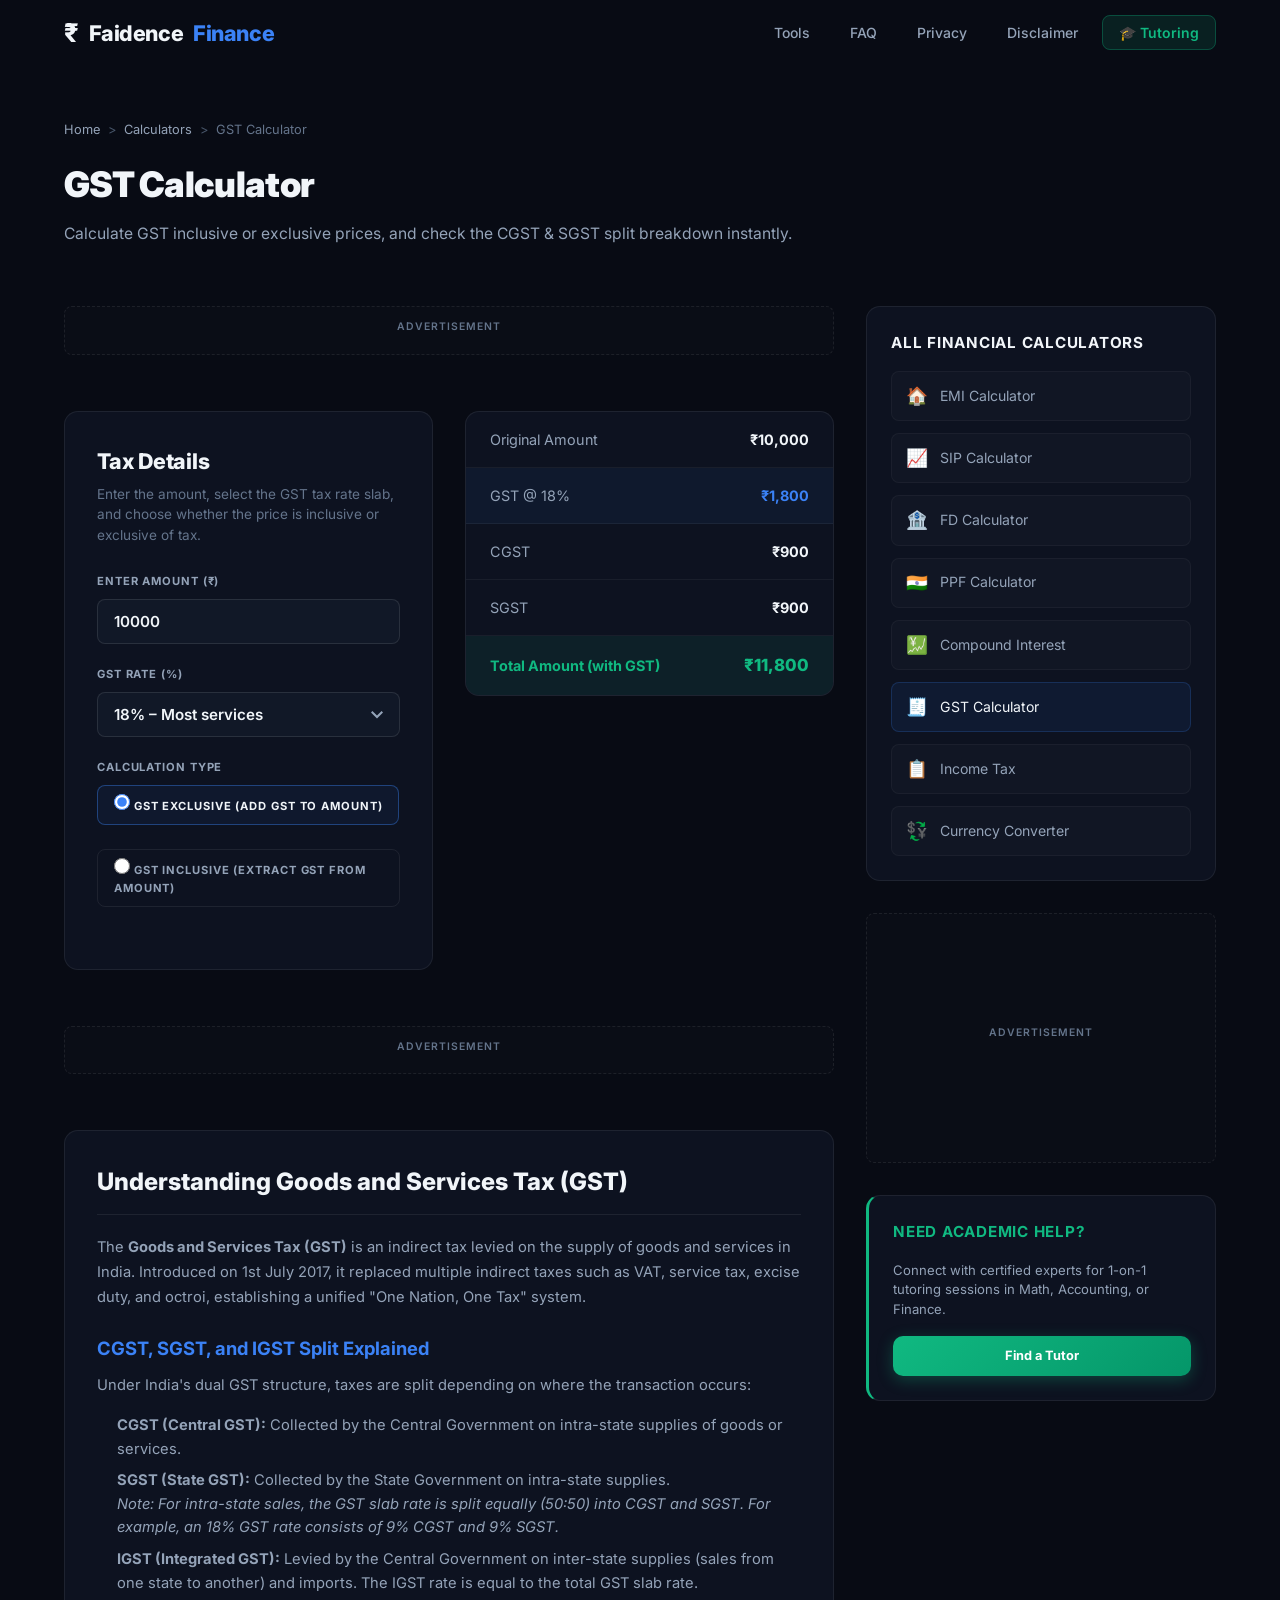
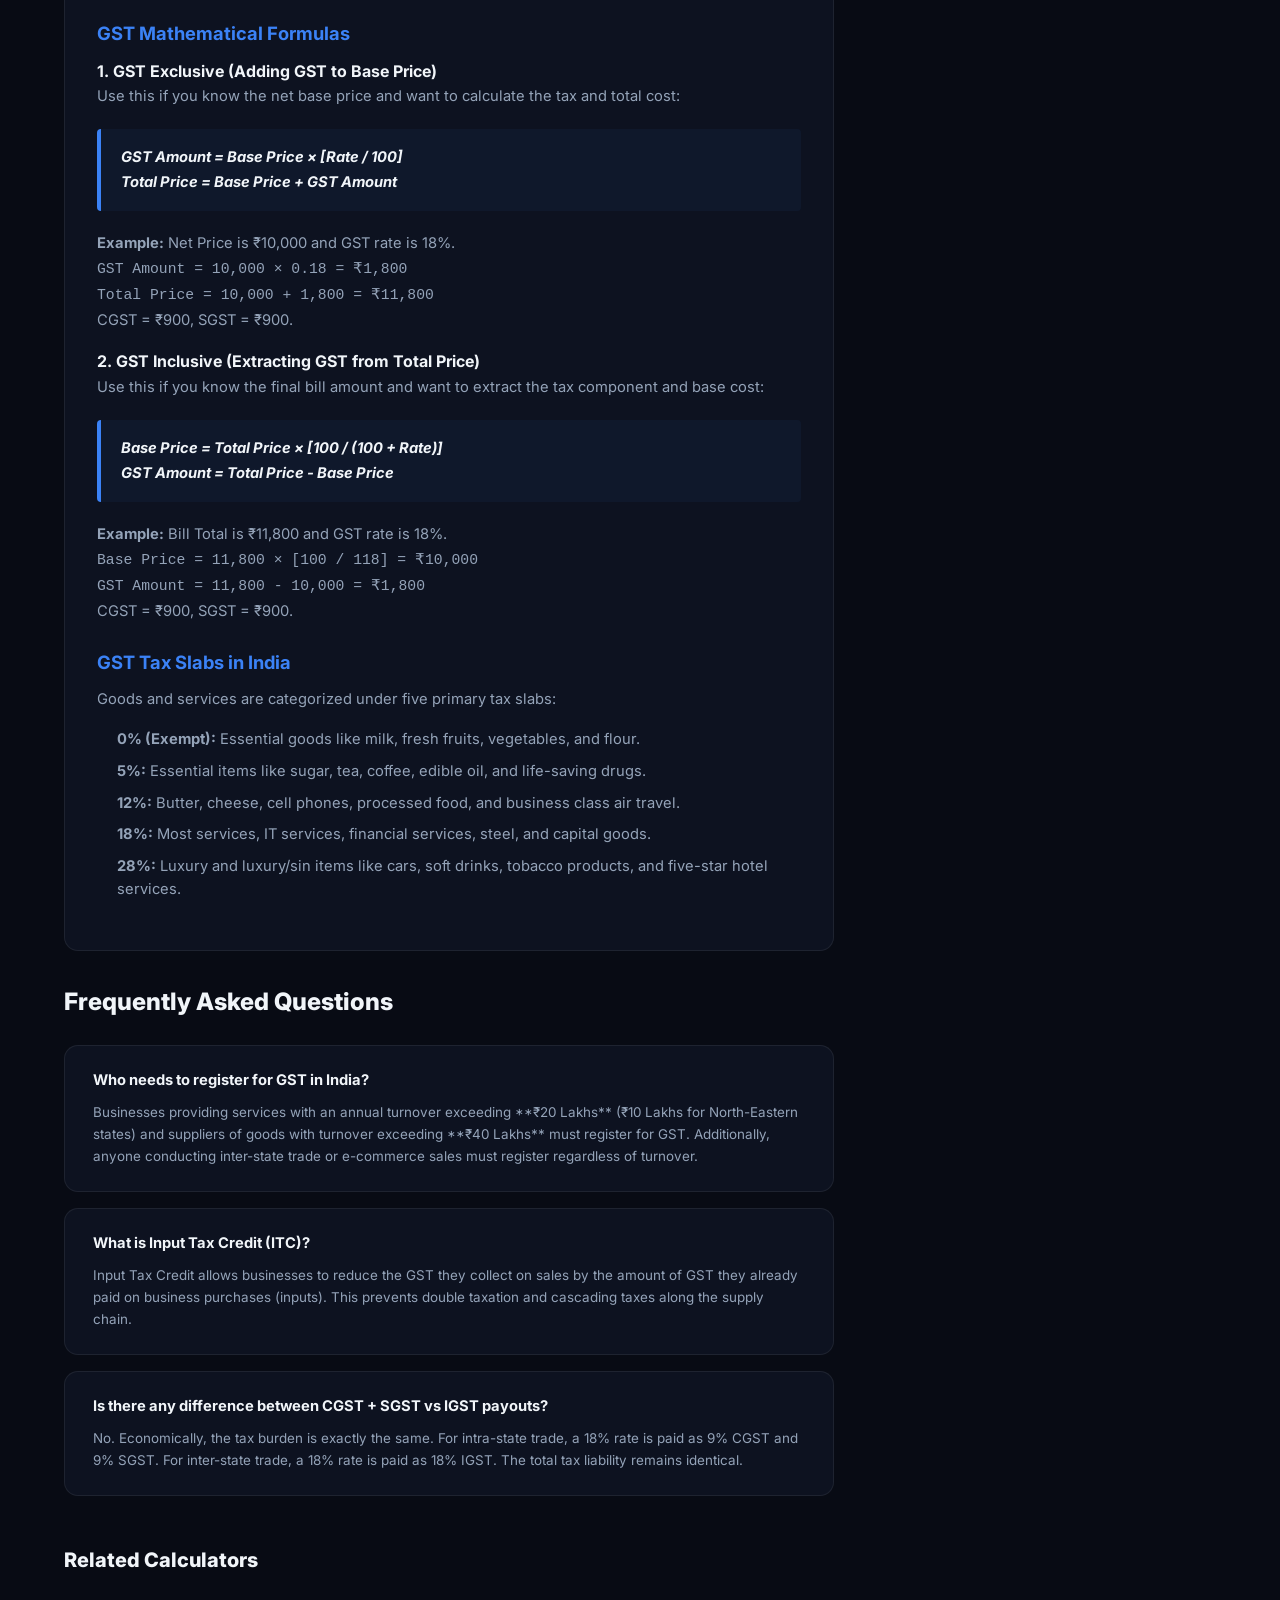
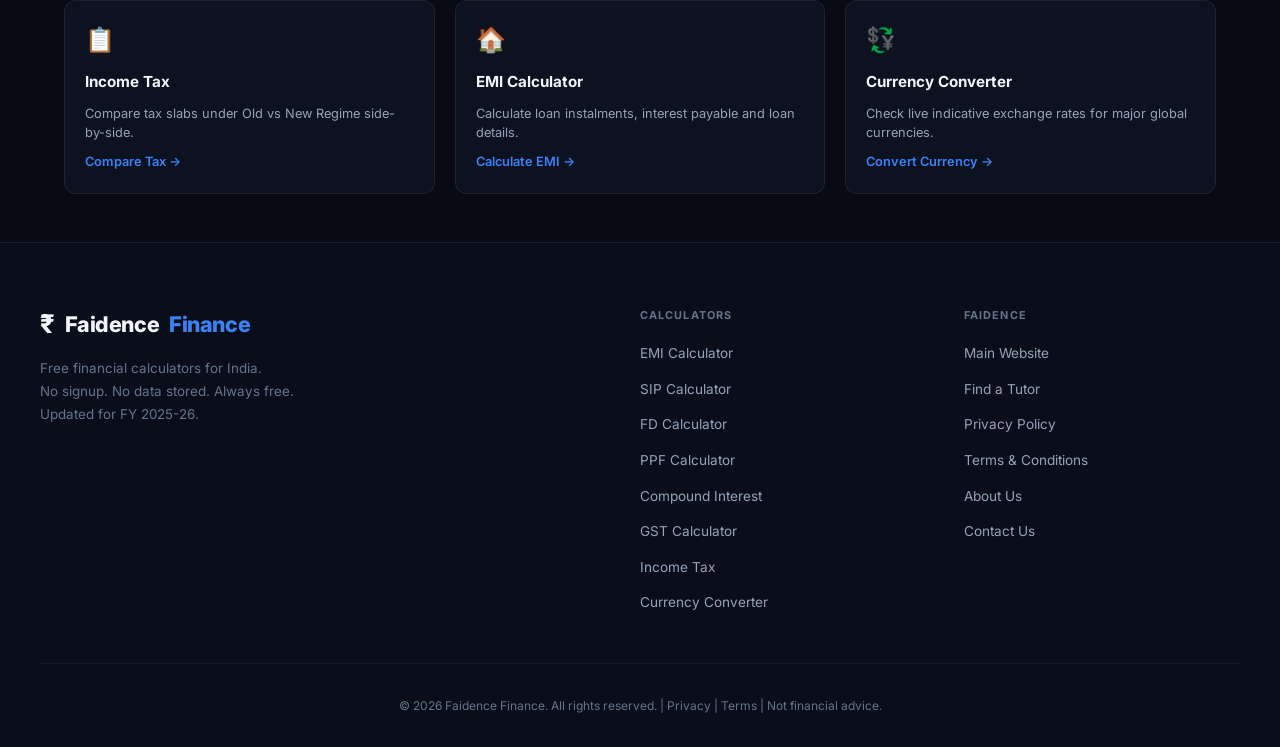
<file: gst-calculator.html>
<!DOCTYPE html>
<html lang="en">
<head>
  <meta charset="UTF-8" />
  <meta name="viewport" content="width=device-width, initial-scale=1.0" />
  <!-- Google AdSense - Verified and Configured -->
  <script async src="https://pagead2.googlesyndication.com/pagead/js/adsbygoogle.js?client=ca-pub-2401176048519015" crossorigin="anonymous"></script>
  
  <title>GST Calculator India – CGST & SGST Split Calculator | Faidence Finance</title>
  <meta name="description" content="Calculate Goods and Services Tax (GST) in India. Compute GST inclusive or exclusive prices and see CGST & SGST splits instantly." />
  <link rel="canonical" href="https://finance.faidence.com/gst-calculator" />
  <link rel="preconnect" href="https://fonts.googleapis.com" />
  <link rel="preconnect" href="https://fonts.gstatic.com" crossorigin />
  <link href="https://fonts.googleapis.com/css2?family=Inter:wght@300;400;500;600;700;800;900&display=swap" rel="stylesheet" />
  <link rel="stylesheet" href="/style.css" />
</head>
<body>

  <!-- ════════════ NAVBAR ════════════ -->
  <nav class="navbar scrolled" id="navbar">
    <div class="nav-inner">
      <a href="/" class="logo" aria-label="Home"><span class="logo-icon">₹</span>Faidence <span class="logo-fin">Finance</span></a>
      <ul class="nav-links" id="nav-links">
        <li><a href="/#tools">Tools</a></li>
        <li><a href="/#faq">FAQ</a></li>
        <li><a href="/privacy">Privacy</a></li>
        <li><a href="/#disclaimer">Disclaimer</a></li>
        <li><a href="https://faidence.com/find-a-tutor/?from=finance" target="_blank" rel="noopener" class="nav-tutor-link">🎓 Tutoring</a></li>
      </ul>
      <button class="hamburger" id="hamburger" aria-label="Menu">☰</button>
    </div>
  </nav>

  <!-- ════════════ PAGE HEADER ════════════ -->
  <header class="calc-page-header">
    <div class="breadcrumb">
      <a href="/">Home</a>
      <span class="breadcrumb-sep">&gt;</span>
      <a href="/#tools">Calculators</a>
      <span class="breadcrumb-sep">&gt;</span>
      <span>GST Calculator</span>
    </div>
    <h1>GST Calculator</h1>
    <p>Calculate GST inclusive or exclusive prices, and check the CGST & SGST split breakdown instantly.</p>
  </header>

  <!-- ════════════ TWO-COLUMN LAYOUT ════════════ -->
  <div class="calc-layout-container">
    
    <!-- LEFT COLUMN (Calculator + Content) -->
    <div class="calc-main-col">
      
      <!-- Strategic Ad Placement: Above the Fold -->
      <div class="ad-slot-above-fold">
        <span class="ad-tag-label">Advertisement</span>
        <ins class="adsbygoogle"
             style="display:block"
             data-ad-client="ca-pub-2401176048519015"
             data-ad-slot="8857410023"
             data-ad-format="horizontal"
             data-full-width-responsive="true"></ins>
        <script>(adsbygoogle = window.adsbygoogle || []).push({});</script>
      </div>

      <!-- Interactive Calculator Panel -->
      <div class="calc-panel active" id="calc-gst" style="padding: 0; background: transparent; border: none;">
        <div class="calc-grid">
          <div class="calc-inputs">
            <h3 class="calc-title">Tax Details</h3>
            <p class="calc-desc">Enter the amount, select the GST tax rate slab, and choose whether the price is inclusive or exclusive of tax.</p>
            <div class="input-group">
              <label for="gst-amount">Enter Amount (₹)</label>
              <input type="number" id="gst-amount" value="10000" min="1" step="1" />
            </div>
            <div class="input-group">
              <label for="gst-rate">GST Rate (%)</label>
              <select id="gst-rate" class="select-input">
                <option value="5">5% – Essential goods</option>
                <option value="12">12% – Standard goods</option>
                <option value="18" selected>18% – Most services</option>
                <option value="28">28% – Luxury &amp; sin goods</option>
              </select>
            </div>
            <div class="input-group">
              <label>Calculation Type</label>
              <div class="radio-group">
                <label class="radio-label"><input type="radio" name="gst-type" value="exclusive" checked /> GST Exclusive (add GST to amount)</label>
                <label class="radio-label"><input type="radio" name="gst-type" value="inclusive" /> GST Inclusive (extract GST from amount)</label>
              </div>
            </div>
          </div>
          <div class="calc-results">
            <div class="result-card gst-result-card" style="margin-top: 0;">
              <div class="gst-row"><span>Original Amount</span><span id="gst-original">₹0</span></div>
              <div class="gst-row accent-row"><span id="gst-type-label">GST Amount (18%)</span><span id="gst-amount-out">₹0</span></div>
              <div class="gst-row"><span>CGST</span><span id="gst-cgst">₹0</span></div>
              <div class="gst-row"><span>SGST</span><span id="gst-sgst">₹0</span></div>
              <div class="gst-row total-gst-row"><span id="gst-total-label">Total Amount (with GST)</span><span id="gst-total">₹0</span></div>
            </div>
          </div>
        </div>
      </div>

      <!-- Strategic Ad Placement: Results-Adjacent -->
      <div class="ad-slot-results-adjacent">
        <span class="ad-tag-label">Advertisement</span>
        <ins class="adsbygoogle"
             style="display:block; text-align:center;"
             data-ad-layout="in-article"
             data-ad-format="fluid"
             data-ad-client="ca-pub-2401176048519015"
             data-ad-slot="9854120352"></ins>
        <script>(adsbygoogle = window.adsbygoogle || []).push({});</script>
      </div>

      <!-- Educational Guide Content -->
      <article class="calc-guide-content">
        <h2>Understanding Goods and Services Tax (GST)</h2>
        <p>The <strong>Goods and Services Tax (GST)</strong> is an indirect tax levied on the supply of goods and services in India. Introduced on 1st July 2017, it replaced multiple indirect taxes such as VAT, service tax, excise duty, and octroi, establishing a unified "One Nation, One Tax" system.</p>
        
        <h3>CGST, SGST, and IGST Split Explained</h3>
        <p>Under India's dual GST structure, taxes are split depending on where the transaction occurs:
        <ul>
          <li><strong>CGST (Central GST):</strong> Collected by the Central Government on intra-state supplies of goods or services.</li>
          <li><strong>SGST (State GST):</strong> Collected by the State Government on intra-state supplies.
            <br><em>Note: For intra-state sales, the GST slab rate is split equally (50:50) into CGST and SGST. For example, an 18% GST rate consists of 9% CGST and 9% SGST.</em>
          </li>
          <li><strong>IGST (Integrated GST):</strong> Levied by the Central Government on inter-state supplies (sales from one state to another) and imports. The IGST rate is equal to the total GST slab rate.</li>
        </ul>
        </p>

        <h3>GST Mathematical Formulas</h3>
        
        <h4>1. GST Exclusive (Adding GST to Base Price)</h4>
        <p>Use this if you know the net base price and want to calculate the tax and total cost:</p>
        <blockquote>
          <p><strong>GST Amount = Base Price × [Rate / 100]</strong>
          <br><strong>Total Price = Base Price + GST Amount</strong></p>
        </blockquote>
        <p><strong>Example:</strong> Net Price is ₹10,000 and GST rate is 18%.
          <br><code>GST Amount = 10,000 × 0.18 = ₹1,800</code>
          <br><code>Total Price = 10,000 + 1,800 = ₹11,800</code>
          <br>CGST = ₹900, SGST = ₹900.
        </p>

        <h4>2. GST Inclusive (Extracting GST from Total Price)</h4>
        <p>Use this if you know the final bill amount and want to extract the tax component and base cost:</p>
        <blockquote>
          <p><strong>Base Price = Total Price × [100 / (100 + Rate)]</strong>
          <br><strong>GST Amount = Total Price - Base Price</strong></p>
        </blockquote>
        <p><strong>Example:</strong> Bill Total is ₹11,800 and GST rate is 18%.
          <br><code>Base Price = 11,800 × [100 / 118] = ₹10,000</code>
          <br><code>GST Amount = 11,800 - 10,000 = ₹1,800</code>
          <br>CGST = ₹900, SGST = ₹900.
        </p>

        <h3>GST Tax Slabs in India</h3>
        <p>Goods and services are categorized under five primary tax slabs:
        <ul>
          <li><strong>0% (Exempt):</strong> Essential goods like milk, fresh fruits, vegetables, and flour.</li>
          <li><strong>5%:</strong> Essential items like sugar, tea, coffee, edible oil, and life-saving drugs.</li>
          <li><strong>12%:</strong> Butter, cheese, cell phones, processed food, and business class air travel.</li>
          <li><strong>18%:</strong> Most services, IT services, financial services, steel, and capital goods.</li>
          <li><strong>28%:</strong> Luxury and luxury/sin items like cars, soft drinks, tobacco products, and five-star hotel services.</li>
        </ul>
        </p>
      </article>

      <!-- FAQ Section -->
      <section class="faq-section" style="padding: 0; margin: 0;">
        <h2 style="font-size: 1.5rem; font-weight: 800; color: #f1f5f9; margin-bottom: 24px;">Frequently Asked Questions</h2>
        <div class="faq-grid" style="grid-template-columns: 1fr; gap: 16px;">
          <div class="faq-item">
            <h3>Who needs to register for GST in India?</h3>
            <p>Businesses providing services with an annual turnover exceeding **₹20 Lakhs** (₹10 Lakhs for North-Eastern states) and suppliers of goods with turnover exceeding **₹40 Lakhs** must register for GST. Additionally, anyone conducting inter-state trade or e-commerce sales must register regardless of turnover.</p>
          </div>
          <div class="faq-item">
            <h3>What is Input Tax Credit (ITC)?</h3>
            <p>Input Tax Credit allows businesses to reduce the GST they collect on sales by the amount of GST they already paid on business purchases (inputs). This prevents double taxation and cascading taxes along the supply chain.</p>
          </div>
          <div class="faq-item">
            <h3>Is there any difference between CGST + SGST vs IGST payouts?</h3>
            <p>No. Economically, the tax burden is exactly the same. For intra-state trade, a 18% rate is paid as 9% CGST and 9% SGST. For inter-state trade, a 18% rate is paid as 18% IGST. The total tax liability remains identical.</p>
          </div>
        </div>
      </section>

    </div>

    <!-- RIGHT COLUMN (Sidebar) -->
    <aside class="calc-sidebar-col">
      
      <!-- Quick Navigation -->
      <div class="sidebar-widget">
        <h4>All Financial Calculators</h4>
        <div class="sidebar-links">
          <a href="/emi-calculator"><span class="sidebar-icon-span">🏠</span> EMI Calculator</a>
          <a href="/sip-calculator"><span class="sidebar-icon-span">📈</span> SIP Calculator</a>
          <a href="/fd-calculator"><span class="sidebar-icon-span">🏦</span> FD Calculator</a>
          <a href="/ppf-calculator"><span class="sidebar-icon-span">🇮🇳</span> PPF Calculator</a>
          <a href="/compound-interest-calculator"><span class="sidebar-icon-span">💹</span> Compound Interest</a>
          <a href="/gst-calculator" class="active"><span class="sidebar-icon-span">🧾</span> GST Calculator</a>
          <a href="/income-tax-calculator"><span class="sidebar-icon-span">📋</span> Income Tax</a>
          <a href="/currency-converter"><span class="sidebar-icon-span">💱</span> Currency Converter</a>
        </div>
      </div>

      <!-- Sticky Sidebar Ad Slot -->
      <div class="ad-slot-sidebar">
        <span class="ad-tag-label">Advertisement</span>
        <ins class="adsbygoogle"
             style="display:block"
             data-ad-client="ca-pub-2401176048519015"
             data-ad-slot="1245789632"
             data-ad-format="rectangle, vertical"
             data-full-width-responsive="true"></ins>
        <script>(adsbygoogle = window.adsbygoogle || []).push({});</script>
      </div>

      <!-- Tutoring Widget -->
      <div class="sidebar-widget" style="border-left: 3px solid #10b981;">
        <h4 style="color: #10b981;">Need Academic Help?</h4>
        <p style="font-size: 0.82rem; color: #94a3b8; line-height: 1.5; margin-bottom: 16px;">Connect with certified experts for 1-on-1 tutoring sessions in Math, Accounting, or Finance.</p>
        <a href="https://faidence.com/find-a-tutor/?from=finance" target="_blank" rel="noopener" class="btn-tutor-cta" style="display: block; text-align: center; font-size: 0.8rem; padding: 10px;">Find a Tutor</a>
      </div>

    </aside>

  </div>

  <!-- Related Tools Footer -->
  <section class="related-tools-section">
    <h3>Related Calculators</h3>
    <div class="related-grid">
      <div class="related-card">
        <span class="related-card-icon">📋</span>
        <h4 class="related-card-title">Income Tax</h4>
        <p class="related-card-desc">Compare tax slabs under Old vs New Regime side-by-side.</p>
        <a href="/income-tax-calculator" class="related-card-link">Compare Tax →</a>
      </div>
      <div class="related-card">
        <span class="related-card-icon">🏠</span>
        <h4 class="related-card-title">EMI Calculator</h4>
        <p class="related-card-desc">Calculate loan instalments, interest payable and loan details.</p>
        <a href="/emi-calculator" class="related-card-link">Calculate EMI →</a>
      </div>
      <div class="related-card">
        <span class="related-card-icon">💱</span>
        <h4 class="related-card-title">Currency Converter</h4>
        <p class="related-card-desc">Check live indicative exchange rates for major global currencies.</p>
        <a href="/currency-converter" class="related-card-link">Convert Currency →</a>
      </div>
    </div>
  </section>

  <!-- ════════════ FOOTER ════════════ -->
  <footer class="footer">
    <div class="footer-inner">
      <div class="footer-brand">
        <a href="/" class="logo"><span class="logo-icon">₹</span>Faidence <span class="logo-fin">Finance</span></a>
        <p>Free financial calculators for India.<br>No signup. No data stored. Always free.<br>Updated for FY 2025-26.</p>
      </div>
      <div class="footer-links-group">
        <h4>Calculators</h4>
        <ul>
          <li><a href="/emi-calculator">EMI Calculator</a></li>
          <li><a href="/sip-calculator">SIP Calculator</a></li>
          <li><a href="/fd-calculator">FD Calculator</a></li>
          <li><a href="/ppf-calculator">PPF Calculator</a></li>
          <li><a href="/compound-interest-calculator">Compound Interest</a></li>
          <li><a href="/gst-calculator">GST Calculator</a></li>
          <li><a href="/income-tax-calculator">Income Tax</a></li>
          <li><a href="/currency-converter">Currency Converter</a></li>
        </ul>
      </div>
      <div class="footer-links-group">
        <h4>Faidence</h4>
        <ul>
          <li><a href="https://faidence.com" target="_blank" rel="noopener">Main Website</a></li>
          <li><a href="https://faidence.com/find-a-tutor/?from=finance" target="_blank" rel="noopener">Find a Tutor</a></li>
          <li><a href="/privacy">Privacy Policy</a></li>
          <li><a href="/terms">Terms &amp; Conditions</a></li>
          <li><a href="/about">About Us</a></li>
          <li><a href="/contact">Contact Us</a></li>
        </ul>
      </div>
    </div>
    <div class="footer-bottom">
      <p>&copy; 2026 Faidence Finance. All rights reserved. | <a href="/privacy">Privacy</a> | <a href="/terms">Terms</a> | Not financial advice.</p>
    </div>
  </footer>

  <script src="/app.js"></script>
</body>
</html>
</file>
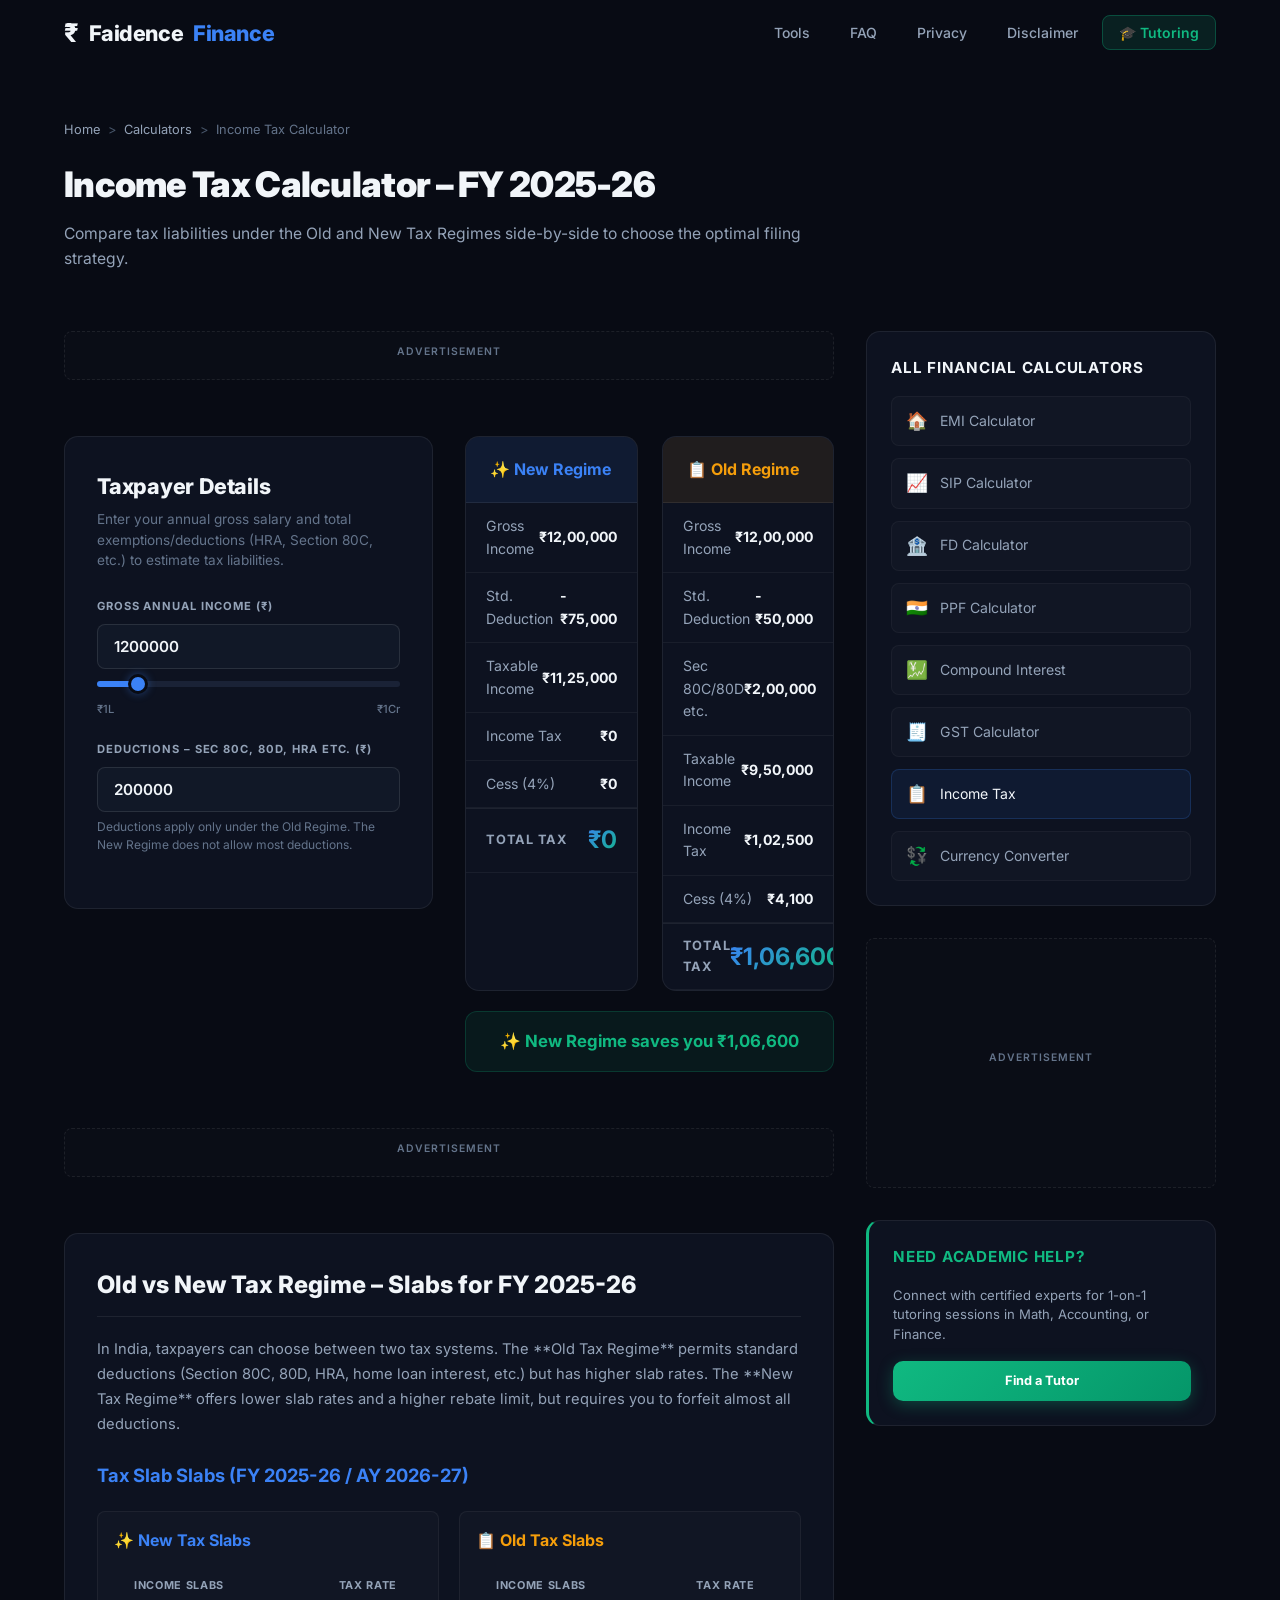
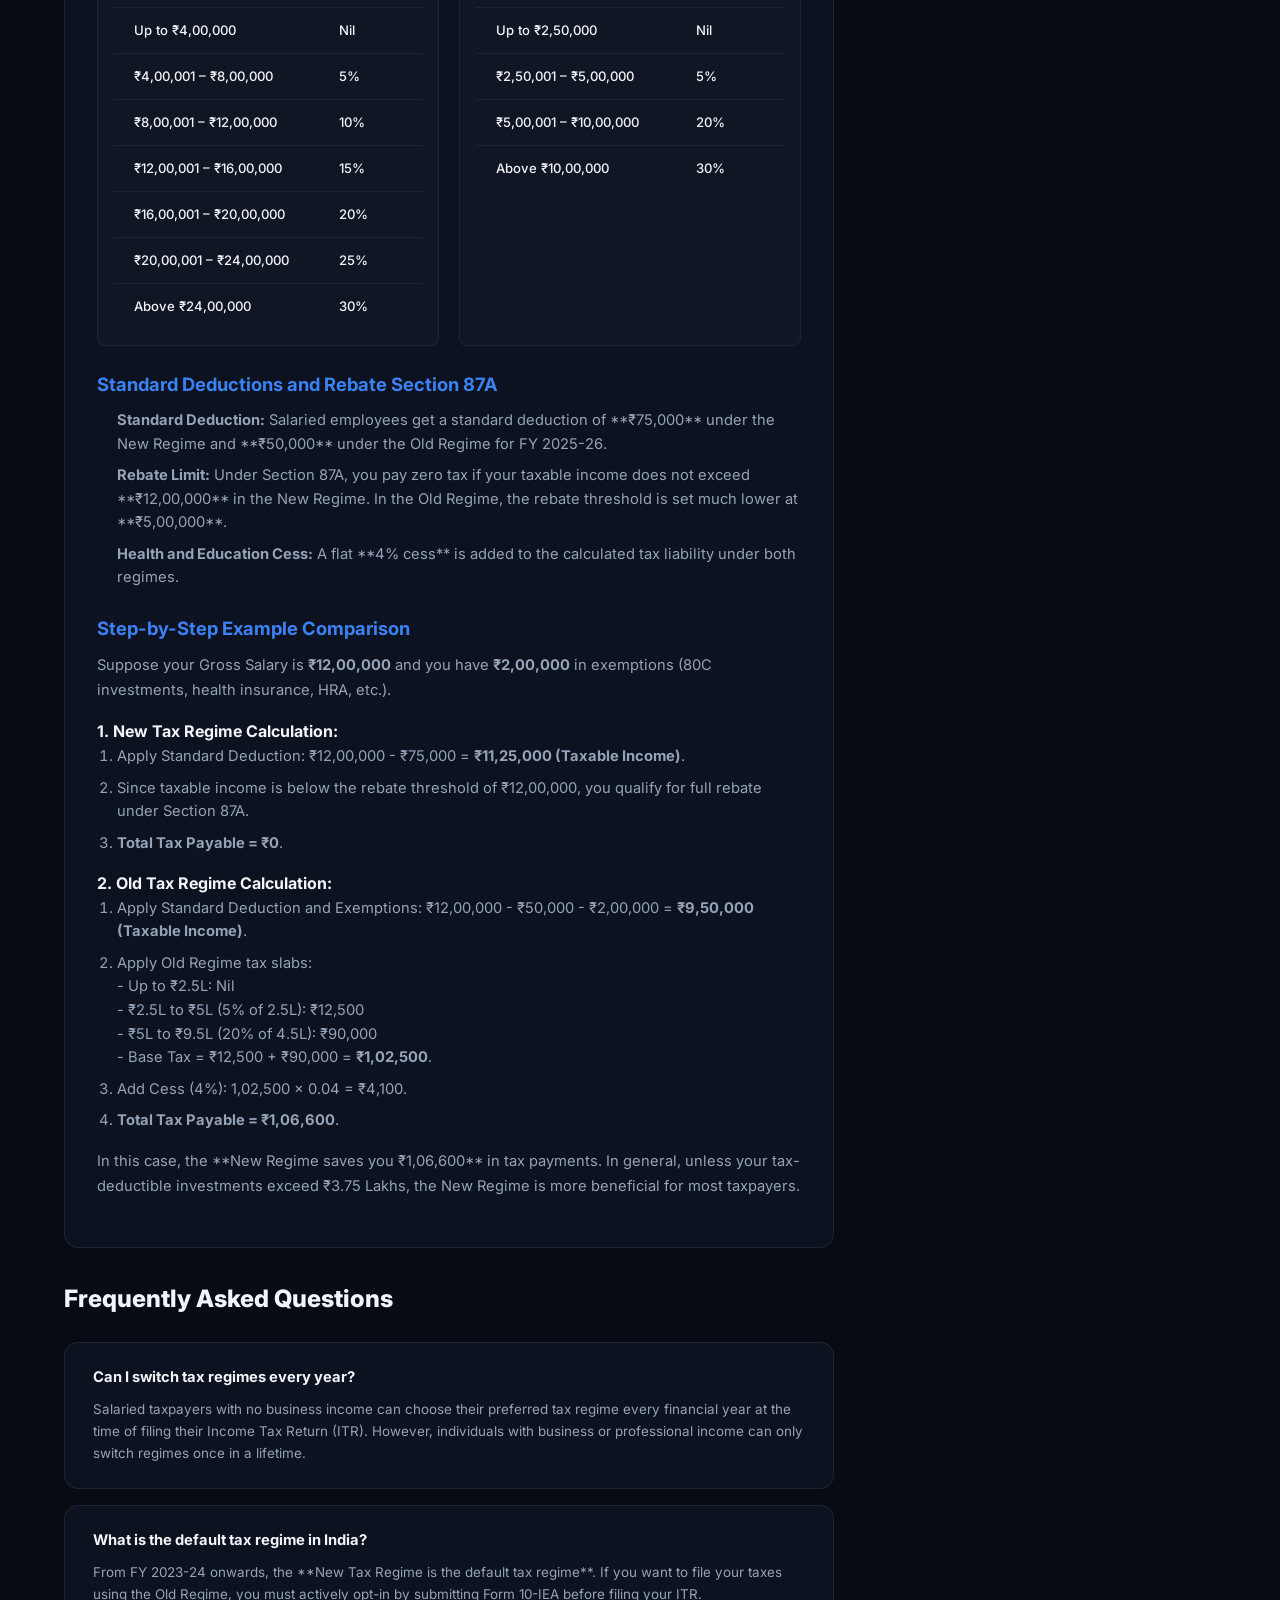
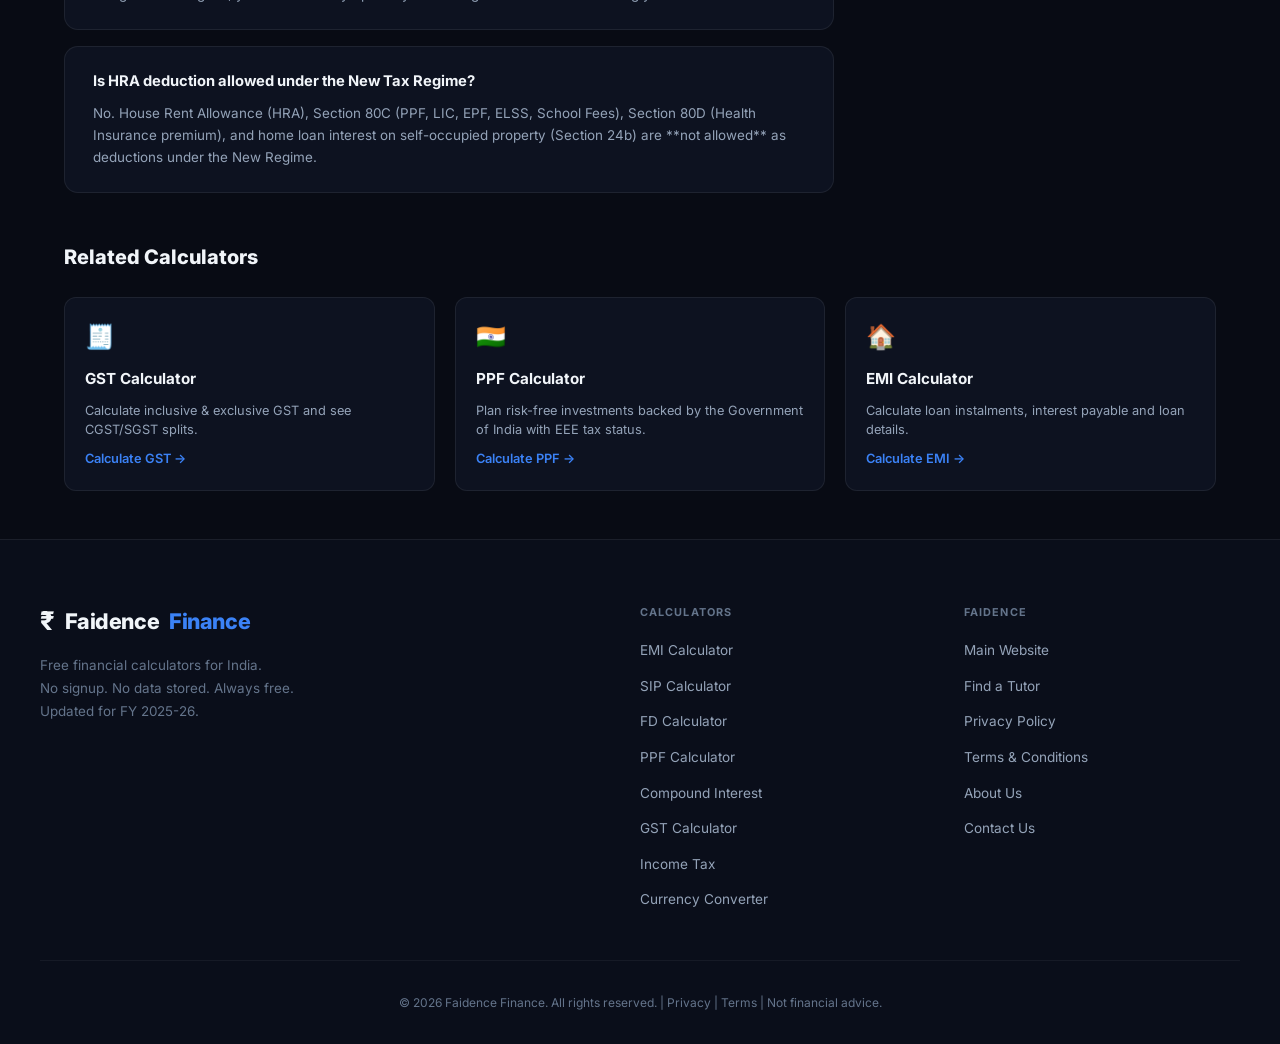
<file: income-tax-calculator.html>
<!DOCTYPE html>
<html lang="en">
<head>
  <meta charset="UTF-8" />
  <meta name="viewport" content="width=device-width, initial-scale=1.0" />
  <!-- Google AdSense - Verified and Configured -->
  <script async src="https://pagead2.googlesyndication.com/pagead/js/adsbygoogle.js?client=ca-pub-2401176048519015" crossorigin="anonymous"></script>
  
  <title>Income Tax Calculator India FY 2025-26 – Old vs New Regime | Faidence Finance</title>
  <meta name="description" content="Calculate and compare your income tax liability under the Old vs New Tax Regime for FY 2025-26 (AY 2026-27). Account for standard deductions, rebates, and slabs." />
  <link rel="canonical" href="https://finance.faidence.com/income-tax-calculator" />
  <link rel="stylesheet" href="/style.css" />
  <link rel="preconnect" href="https://fonts.googleapis.com" />
  <link rel="preconnect" href="https://fonts.gstatic.com" crossorigin />
  <link href="https://fonts.googleapis.com/css2?family=Inter:wght@300;400;500;600;700;800;900&display=swap" rel="stylesheet" />
  <script type="application/ld+json">
  {
    "@context": "https://schema.org",
    "@type": "WebApplication",
    "name": "Income Tax Calculator India - Faidence Finance",
    "url": "https://finance.faidence.com/income-tax-calculator",
    "description": "Compare tax liabilities under Old vs New Tax Regimes for FY 2025-26 in India side by side.",
    "applicationCategory": "FinanceApplication",
    "operatingSystem": "Web",
    "offers": { "@type": "Offer", "price": "0", "priceCurrency": "INR" },
    "author": { "@type": "Organization", "name": "Faidence" }
  }
  </script>
  <script type="application/ld+json">
  {
    "@context": "https://schema.org",
    "@type": "FAQPage",
    "mainEntity": [
      {
        "@type": "Question",
        "name": "Can I switch tax regimes every year?",
        "acceptedAnswer": { "@type": "Answer", "text": "Salaried taxpayers with no business income can choose their preferred tax regime every financial year at the time of filing their Income Tax Return (ITR). However, individuals with business or professional income can only switch regimes once in a lifetime." }
      },
      {
        "@type": "Question",
        "name": "What is the default tax regime in India?",
        "acceptedAnswer": { "@type": "Answer", "text": "From FY 2023-24 onwards, the New Tax Regime is the default tax regime. If you want to file your taxes using the Old Regime, you must actively opt-in by submitting Form 10-IEA before filing your ITR." }
      },
      {
        "@type": "Question",
        "name": "Is HRA deduction allowed under the New Tax Regime?",
        "acceptedAnswer": { "@type": "Answer", "text": "No. House Rent Allowance (HRA), Section 80C (PPF, LIC, EPF, ELSS, School Fees), Section 80D (Health Insurance premium), and home loan interest on self-occupied property (Section 24b) are not allowed as deductions under the New Regime." }
      }
    ]
  }
  </script>
</head>
<body>

  <!-- ════════════ NAVBAR ════════════ -->
  <nav class="navbar scrolled" id="navbar">
    <div class="nav-inner">
      <a href="/" class="logo" aria-label="Home"><span class="logo-icon">₹</span>Faidence <span class="logo-fin">Finance</span></a>
      <ul class="nav-links" id="nav-links">
        <li><a href="/#tools">Tools</a></li>
        <li><a href="/#faq">FAQ</a></li>
        <li><a href="/privacy">Privacy</a></li>
        <li><a href="/#disclaimer">Disclaimer</a></li>
        <li><a href="https://faidence.com/find-a-tutor/?from=finance" target="_blank" rel="noopener" class="nav-tutor-link">🎓 Tutoring</a></li>
      </ul>
      <button class="hamburger" id="hamburger" aria-label="Menu">☰</button>
    </div>
  </nav>

  <!-- ════════════ PAGE HEADER ════════════ -->
  <header class="calc-page-header">
    <div class="breadcrumb">
      <a href="/">Home</a>
      <span class="breadcrumb-sep">&gt;</span>
      <a href="/#tools">Calculators</a>
      <span class="breadcrumb-sep">&gt;</span>
      <span>Income Tax Calculator</span>
    </div>
    <h1>Income Tax Calculator – FY 2025-26</h1>
    <p>Compare tax liabilities under the Old and New Tax Regimes side-by-side to choose the optimal filing strategy.</p>
  </header>

  <!-- ════════════ TWO-COLUMN LAYOUT ════════════ -->
  <div class="calc-layout-container">
    
    <!-- LEFT COLUMN (Calculator + Content) -->
    <div class="calc-main-col">
      
      <!-- Strategic Ad Placement: Above the Fold -->
      <div class="ad-slot-above-fold">
        <span class="ad-tag-label">Advertisement</span>
        <ins class="adsbygoogle"
             style="display:block"
             data-ad-client="ca-pub-2401176048519015"
             data-ad-slot="8857410023"
             data-ad-format="horizontal"
             data-full-width-responsive="true"></ins>
        <script>(adsbygoogle = window.adsbygoogle || []).push({});</script>
      </div>

      <!-- Interactive Calculator Panel -->
      <div class="calc-panel active" id="calc-tax" style="padding: 0; background: transparent; border: none;">
        <div class="calc-grid calc-grid-tax">
          <div class="calc-inputs">
            <h3 class="calc-title">Taxpayer Details</h3>
            <p class="calc-desc">Enter your annual gross salary and total exemptions/deductions (HRA, Section 80C, etc.) to estimate tax liabilities.</p>
            <div class="input-group">
              <label for="tax-income">Gross Annual Income (₹)</label>
              <input type="number" id="tax-income" value="1200000" min="100000" max="100000000" step="10000" />
              <input type="range" id="tax-income-r" min="100000" max="10000000" step="10000" value="1200000" class="slider" />
              <div class="range-labels"><span>₹1L</span><span>₹1Cr</span></div>
            </div>
            <div class="input-group">
              <label for="tax-deductions">Deductions – Sec 80C, 80D, HRA etc. (₹)</label>
              <input type="number" id="tax-deductions" value="200000" min="0" max="5000000" step="5000" />
              <p class="input-note">Deductions apply only under the Old Regime. The New Regime does not allow most deductions.</p>
            </div>
          </div>
          <div class="calc-results">
            <div class="tax-comparison">
              <div class="tax-col">
                <div class="tax-header new-regime">✨ New Regime</div>
                <div class="tax-body">
                  <div class="tax-row"><span>Gross Income</span><span id="tax-new-gross">₹0</span></div>
                  <div class="tax-row"><span>Std. Deduction</span><span id="tax-new-std">-₹75,000</span></div>
                  <div class="tax-row"><span>Taxable Income</span><span id="tax-new-taxable">₹0</span></div>
                  <div class="tax-row"><span>Income Tax</span><span id="tax-new-tax">₹0</span></div>
                  <div class="tax-row"><span>Cess (4%)</span><span id="tax-new-cess">₹0</span></div>
                  <div class="tax-row tax-final"><span>Total Tax</span><span id="tax-new-total">₹0</span></div>
                </div>
              </div>
              <div class="tax-col">
                <div class="tax-header old-regime">📋 Old Regime</div>
                <div class="tax-body">
                  <div class="tax-row"><span>Gross Income</span><span id="tax-old-gross">₹0</span></div>
                  <div class="tax-row"><span>Std. Deduction</span><span id="tax-old-std">-₹50,000</span></div>
                  <div class="tax-row"><span>Sec 80C/80D etc.</span><span id="tax-old-deductions">₹0</span></div>
                  <div class="tax-row"><span>Taxable Income</span><span id="tax-old-taxable">₹0</span></div>
                  <div class="tax-row"><span>Income Tax</span><span id="tax-old-tax">₹0</span></div>
                  <div class="tax-row"><span>Cess (4%)</span><span id="tax-old-cess">₹0</span></div>
                  <div class="tax-row tax-final"><span>Total Tax</span><span id="tax-old-total">₹0</span></div>
                </div>
              </div>
            </div>
            <div class="tax-savings" id="tax-savings" style="margin-top: 20px;">
              <span id="tax-savings-text">New Regime saves you ₹0</span>
            </div>
          </div>
        </div>
      </div>

      <!-- Strategic Ad Placement: Results-Adjacent -->
      <div class="ad-slot-results-adjacent">
        <span class="ad-tag-label">Advertisement</span>
        <ins class="adsbygoogle"
             style="display:block; text-align:center;"
             data-ad-layout="in-article"
             data-ad-format="fluid"
             data-ad-client="ca-pub-2401176048519015"
             data-ad-slot="9854120352"></ins>
        <script>(adsbygoogle = window.adsbygoogle || []).push({});</script>
      </div>

      <!-- Educational Guide Content -->
      <article class="calc-guide-content">
        <h2>Old vs New Tax Regime – Slabs for FY 2025-26</h2>
        <p>In India, taxpayers can choose between two tax systems. The **Old Tax Regime** permits standard deductions (Section 80C, 80D, HRA, home loan interest, etc.) but has higher slab rates. The **New Tax Regime** offers lower slab rates and a higher rebate limit, but requires you to forfeit almost all deductions.</p>
        
        <h3>Tax Slab Slabs (FY 2025-26 / AY 2026-27)</h3>
        
        <div style="display: grid; grid-template-columns: 1fr 1fr; gap: 20px; margin: 20px 0;">
          <div style="background: rgba(255, 255, 255, 0.02); border: 1px solid rgba(255, 255, 255, 0.05); border-radius: 8px; padding: 16px;">
            <h4 style="color: #3b82f6; margin-bottom: 12px; font-weight: 700;">✨ New Tax Slabs</h4>
            <table class="tax-slab-table">
              <thead><tr><th>Income Slabs</th><th>Tax Rate</th></tr></thead>
              <tbody>
                <tr><td>Up to ₹4,00,000</td><td>Nil</td></tr>
                <tr><td>₹4,00,001 – ₹8,00,000</td><td>5%</td></tr>
                <tr><td>₹8,00,001 – ₹12,00,000</td><td>10%</td></tr>
                <tr><td>₹12,00,001 – ₹16,00,000</td><td>15%</td></tr>
                <tr><td>₹16,00,001 – ₹20,00,000</td><td>20%</td></tr>
                <tr><td>₹20,00,001 – ₹24,00,000</td><td>25%</td></tr>
                <tr><td>Above ₹24,00,000</td><td>30%</td></tr>
              </tbody>
            </table>
          </div>
          <div style="background: rgba(255, 255, 255, 0.02); border: 1px solid rgba(255, 255, 255, 0.05); border-radius: 8px; padding: 16px;">
            <h4 style="color: #f59e0b; margin-bottom: 12px; font-weight: 700;">📋 Old Tax Slabs</h4>
            <table class="tax-slab-table">
              <thead><tr><th>Income Slabs</th><th>Tax Rate</th></tr></thead>
              <tbody>
                <tr><td>Up to ₹2,50,000</td><td>Nil</td></tr>
                <tr><td>₹2,50,001 – ₹5,00,000</td><td>5%</td></tr>
                <tr><td>₹5,00,001 – ₹10,00,000</td><td>20%</td></tr>
                <tr><td>Above ₹10,00,000</td><td>30%</td></tr>
              </tbody>
            </table>
          </div>
        </div>

        <h3>Standard Deductions and Rebate Section 87A</h3>
        <ul>
          <li><strong>Standard Deduction:</strong> Salaried employees get a standard deduction of **₹75,000** under the New Regime and **₹50,000** under the Old Regime for FY 2025-26.</li>
          <li><strong>Rebate Limit:</strong> Under Section 87A, you pay zero tax if your taxable income does not exceed **₹12,00,000** in the New Regime. In the Old Regime, the rebate threshold is set much lower at **₹5,00,000**.</li>
          <li><strong>Health and Education Cess:</strong> A flat **4% cess** is added to the calculated tax liability under both regimes.</li>
        </ul>

        <h3>Step-by-Step Example Comparison</h3>
        <p>Suppose your Gross Salary is <strong>₹12,00,000</strong> and you have <strong>₹2,00,000</strong> in exemptions (80C investments, health insurance, HRA, etc.).</p>
        
        <h4>1. New Tax Regime Calculation:</h4>
        <ol>
          <li>Apply Standard Deduction: ₹12,00,000 - ₹75,000 = <strong>₹11,25,000 (Taxable Income)</strong>.</li>
          <li>Since taxable income is below the rebate threshold of ₹12,00,000, you qualify for full rebate under Section 87A.</li>
          <li><strong>Total Tax Payable = ₹0</strong>.</li>
        </ol>

        <h4>2. Old Tax Regime Calculation:</h4>
        <ol>
          <li>Apply Standard Deduction and Exemptions: ₹12,00,000 - ₹50,000 - ₹2,00,000 = <strong>₹9,50,000 (Taxable Income)</strong>.</li>
          <li>Apply Old Regime tax slabs:
            <br>- Up to ₹2.5L: Nil
            <br>- ₹2.5L to ₹5L (5% of 2.5L): ₹12,500
            <br>- ₹5L to ₹9.5L (20% of 4.5L): ₹90,000
            <br>- Base Tax = ₹12,500 + ₹90,000 = <strong>₹1,02,500</strong>.
          </li>
          <li>Add Cess (4%): 1,02,500 × 0.04 = ₹4,100.</li>
          <li><strong>Total Tax Payable = ₹1,06,600</strong>.</li>
        </ol>
        <p>In this case, the **New Regime saves you ₹1,06,600** in tax payments. In general, unless your tax-deductible investments exceed ₹3.75 Lakhs, the New Regime is more beneficial for most taxpayers.</p>
      </article>

      <!-- FAQ Section -->
      <section class="faq-section" style="padding: 0; margin: 0;">
        <h2 style="font-size: 1.5rem; font-weight: 800; color: #f1f5f9; margin-bottom: 24px;">Frequently Asked Questions</h2>
        <div class="faq-grid" style="grid-template-columns: 1fr; gap: 16px;">
          <div class="faq-item">
            <h3>Can I switch tax regimes every year?</h3>
            <p>Salaried taxpayers with no business income can choose their preferred tax regime every financial year at the time of filing their Income Tax Return (ITR). However, individuals with business or professional income can only switch regimes once in a lifetime.</p>
          </div>
          <div class="faq-item">
            <h3>What is the default tax regime in India?</h3>
            <p>From FY 2023-24 onwards, the **New Tax Regime is the default tax regime**. If you want to file your taxes using the Old Regime, you must actively opt-in by submitting Form 10-IEA before filing your ITR.</p>
          </div>
          <div class="faq-item">
            <h3>Is HRA deduction allowed under the New Tax Regime?</h3>
            <p>No. House Rent Allowance (HRA), Section 80C (PPF, LIC, EPF, ELSS, School Fees), Section 80D (Health Insurance premium), and home loan interest on self-occupied property (Section 24b) are **not allowed** as deductions under the New Regime.</p>
          </div>
        </div>
      </section>

    </div>

    <!-- RIGHT COLUMN (Sidebar) -->
    <aside class="calc-sidebar-col">
      
      <!-- Quick Navigation -->
      <div class="sidebar-widget">
        <h4>All Financial Calculators</h4>
        <div class="sidebar-links">
          <a href="/emi-calculator"><span class="sidebar-icon-span">🏠</span> EMI Calculator</a>
          <a href="/sip-calculator"><span class="sidebar-icon-span">📈</span> SIP Calculator</a>
          <a href="/fd-calculator"><span class="sidebar-icon-span">🏦</span> FD Calculator</a>
          <a href="/ppf-calculator"><span class="sidebar-icon-span">🇮🇳</span> PPF Calculator</a>
          <a href="/compound-interest-calculator"><span class="sidebar-icon-span">💹</span> Compound Interest</a>
          <a href="/gst-calculator"><span class="sidebar-icon-span">🧾</span> GST Calculator</a>
          <a href="/income-tax-calculator" class="active"><span class="sidebar-icon-span">📋</span> Income Tax</a>
          <a href="/currency-converter"><span class="sidebar-icon-span">💱</span> Currency Converter</a>
        </div>
      </div>

      <!-- Sticky Sidebar Ad Slot -->
      <div class="ad-slot-sidebar">
        <span class="ad-tag-label">Advertisement</span>
        <ins class="adsbygoogle"
             style="display:block"
             data-ad-client="ca-pub-2401176048519015"
             data-ad-slot="1245789632"
             data-ad-format="rectangle, vertical"
             data-full-width-responsive="true"></ins>
        <script>(adsbygoogle = window.adsbygoogle || []).push({});</script>
      </div>

      <!-- Tutoring Widget -->
      <div class="sidebar-widget" style="border-left: 3px solid #10b981;">
        <h4 style="color: #10b981;">Need Academic Help?</h4>
        <p style="font-size: 0.82rem; color: #94a3b8; line-height: 1.5; margin-bottom: 16px;">Connect with certified experts for 1-on-1 tutoring sessions in Math, Accounting, or Finance.</p>
        <a href="https://faidence.com/find-a-tutor/?from=finance" target="_blank" rel="noopener" class="btn-tutor-cta" style="display: block; text-align: center; font-size: 0.8rem; padding: 10px;">Find a Tutor</a>
      </div>

    </aside>

  </div>

  <!-- Related Tools Footer -->
  <section class="related-tools-section">
    <h3>Related Calculators</h3>
    <div class="related-grid">
      <div class="related-card">
        <span class="related-card-icon">🧾</span>
        <h4 class="related-card-title">GST Calculator</h4>
        <p class="related-card-desc">Calculate inclusive & exclusive GST and see CGST/SGST splits.</p>
        <a href="/gst-calculator" class="related-card-link">Calculate GST →</a>
      </div>
      <div class="related-card">
        <span class="related-card-icon">🇮🇳</span>
        <h4 class="related-card-title">PPF Calculator</h4>
        <p class="related-card-desc">Plan risk-free investments backed by the Government of India with EEE tax status.</p>
        <a href="/ppf-calculator" class="related-card-link">Calculate PPF →</a>
      </div>
      <div class="related-card">
        <span class="related-card-icon">🏠</span>
        <h4 class="related-card-title">EMI Calculator</h4>
        <p class="related-card-desc">Calculate loan instalments, interest payable and loan details.</p>
        <a href="/emi-calculator" class="related-card-link">Calculate EMI →</a>
      </div>
    </div>
  </section>

  <!-- ════════════ FOOTER ════════════ -->
  <footer class="footer">
    <div class="footer-inner">
      <div class="footer-brand">
        <a href="/" class="logo"><span class="logo-icon">₹</span>Faidence <span class="logo-fin">Finance</span></a>
        <p>Free financial calculators for India.<br>No signup. No data stored. Always free.<br>Updated for FY 2025-26.</p>
      </div>
      <div class="footer-links-group">
        <h4>Calculators</h4>
        <ul>
          <li><a href="/emi-calculator">EMI Calculator</a></li>
          <li><a href="/sip-calculator">SIP Calculator</a></li>
          <li><a href="/fd-calculator">FD Calculator</a></li>
          <li><a href="/ppf-calculator">PPF Calculator</a></li>
          <li><a href="/compound-interest-calculator">Compound Interest</a></li>
          <li><a href="/gst-calculator">GST Calculator</a></li>
          <li><a href="/income-tax-calculator">Income Tax</a></li>
          <li><a href="/currency-converter">Currency Converter</a></li>
        </ul>
      </div>
      <div class="footer-links-group">
        <h4>Faidence</h4>
        <ul>
          <li><a href="https://faidence.com" target="_blank" rel="noopener">Main Website</a></li>
          <li><a href="https://faidence.com/find-a-tutor/?from=finance" target="_blank" rel="noopener">Find a Tutor</a></li>
          <li><a href="/privacy">Privacy Policy</a></li>
          <li><a href="/terms">Terms &amp; Conditions</a></li>
          <li><a href="/about">About Us</a></li>
          <li><a href="/contact">Contact Us</a></li>
        </ul>
      </div>
    </div>
    <div class="footer-bottom">
      <p>&copy; 2026 Faidence Finance. All rights reserved. | <a href="/privacy">Privacy</a> | <a href="/terms">Terms</a> | Not financial advice.</p>
    </div>
  </footer>

  <script src="/app.js"></script>
</body>
</html>
</file>
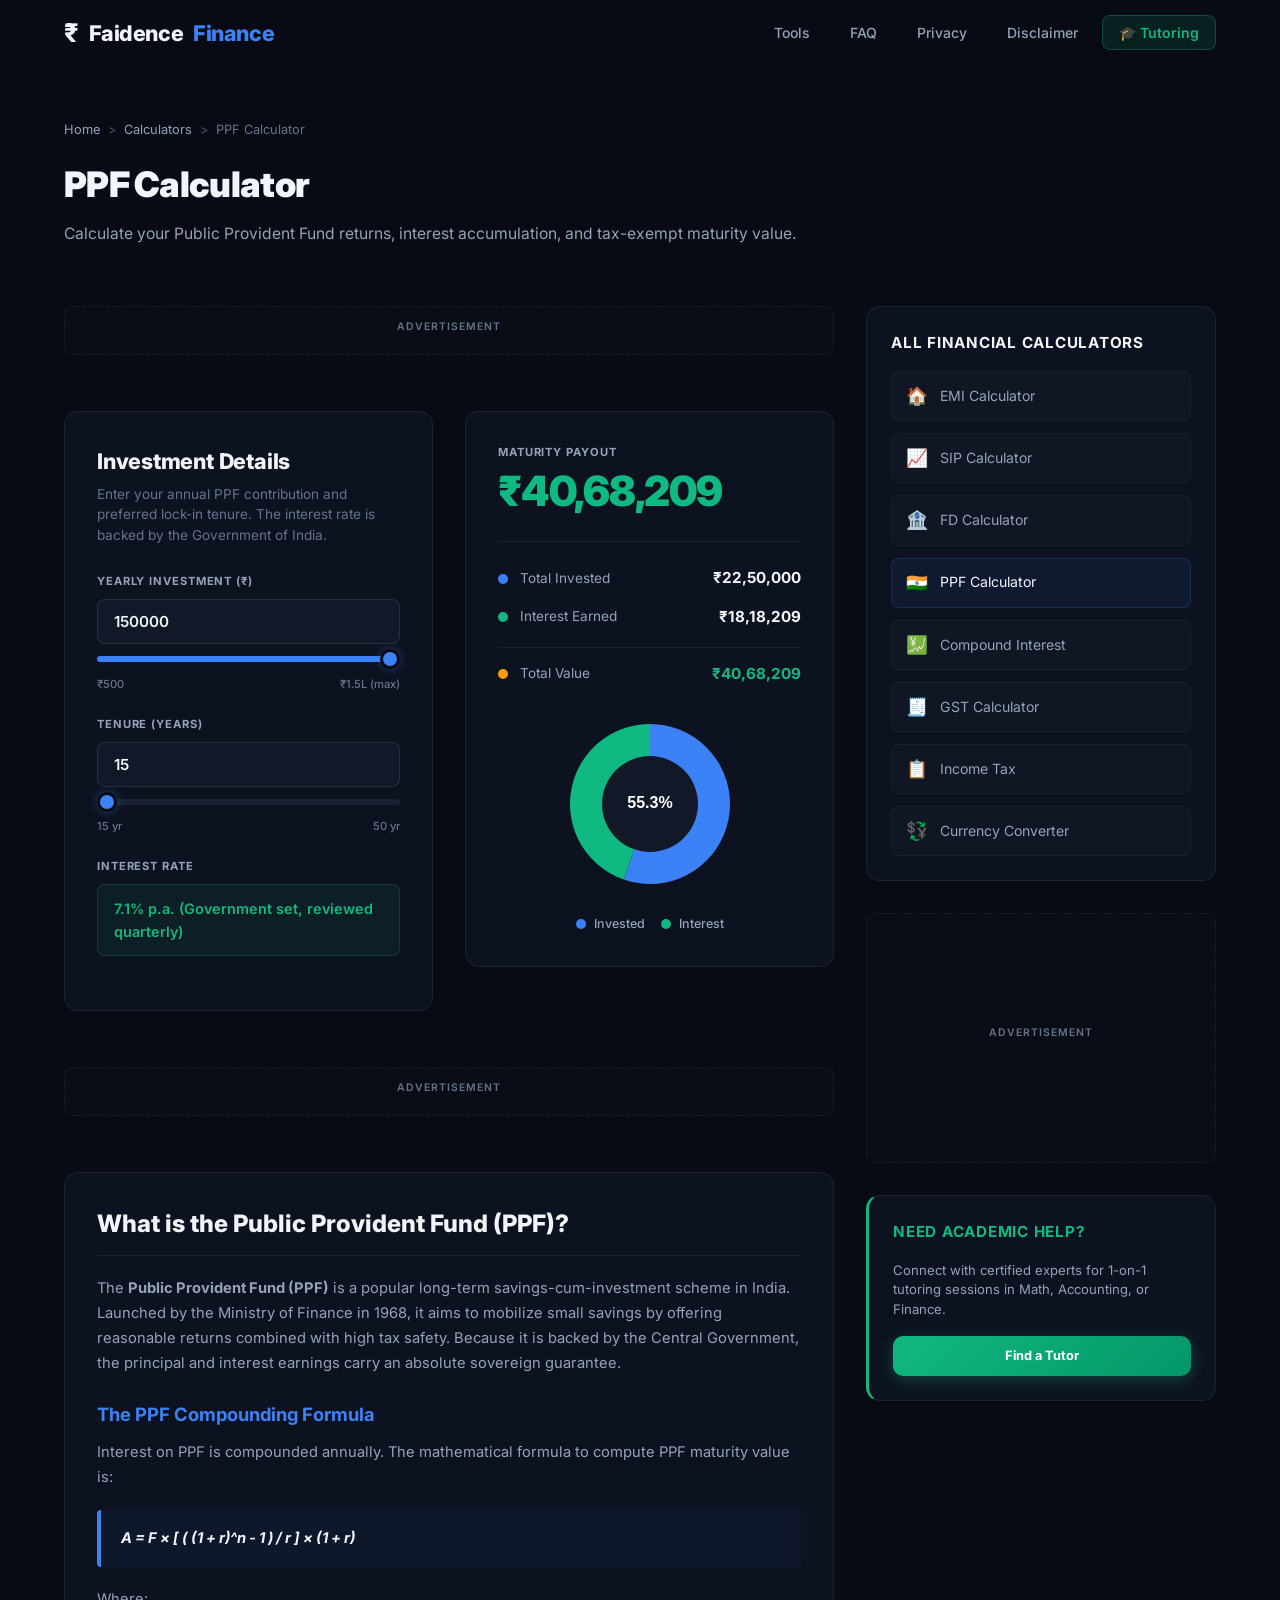
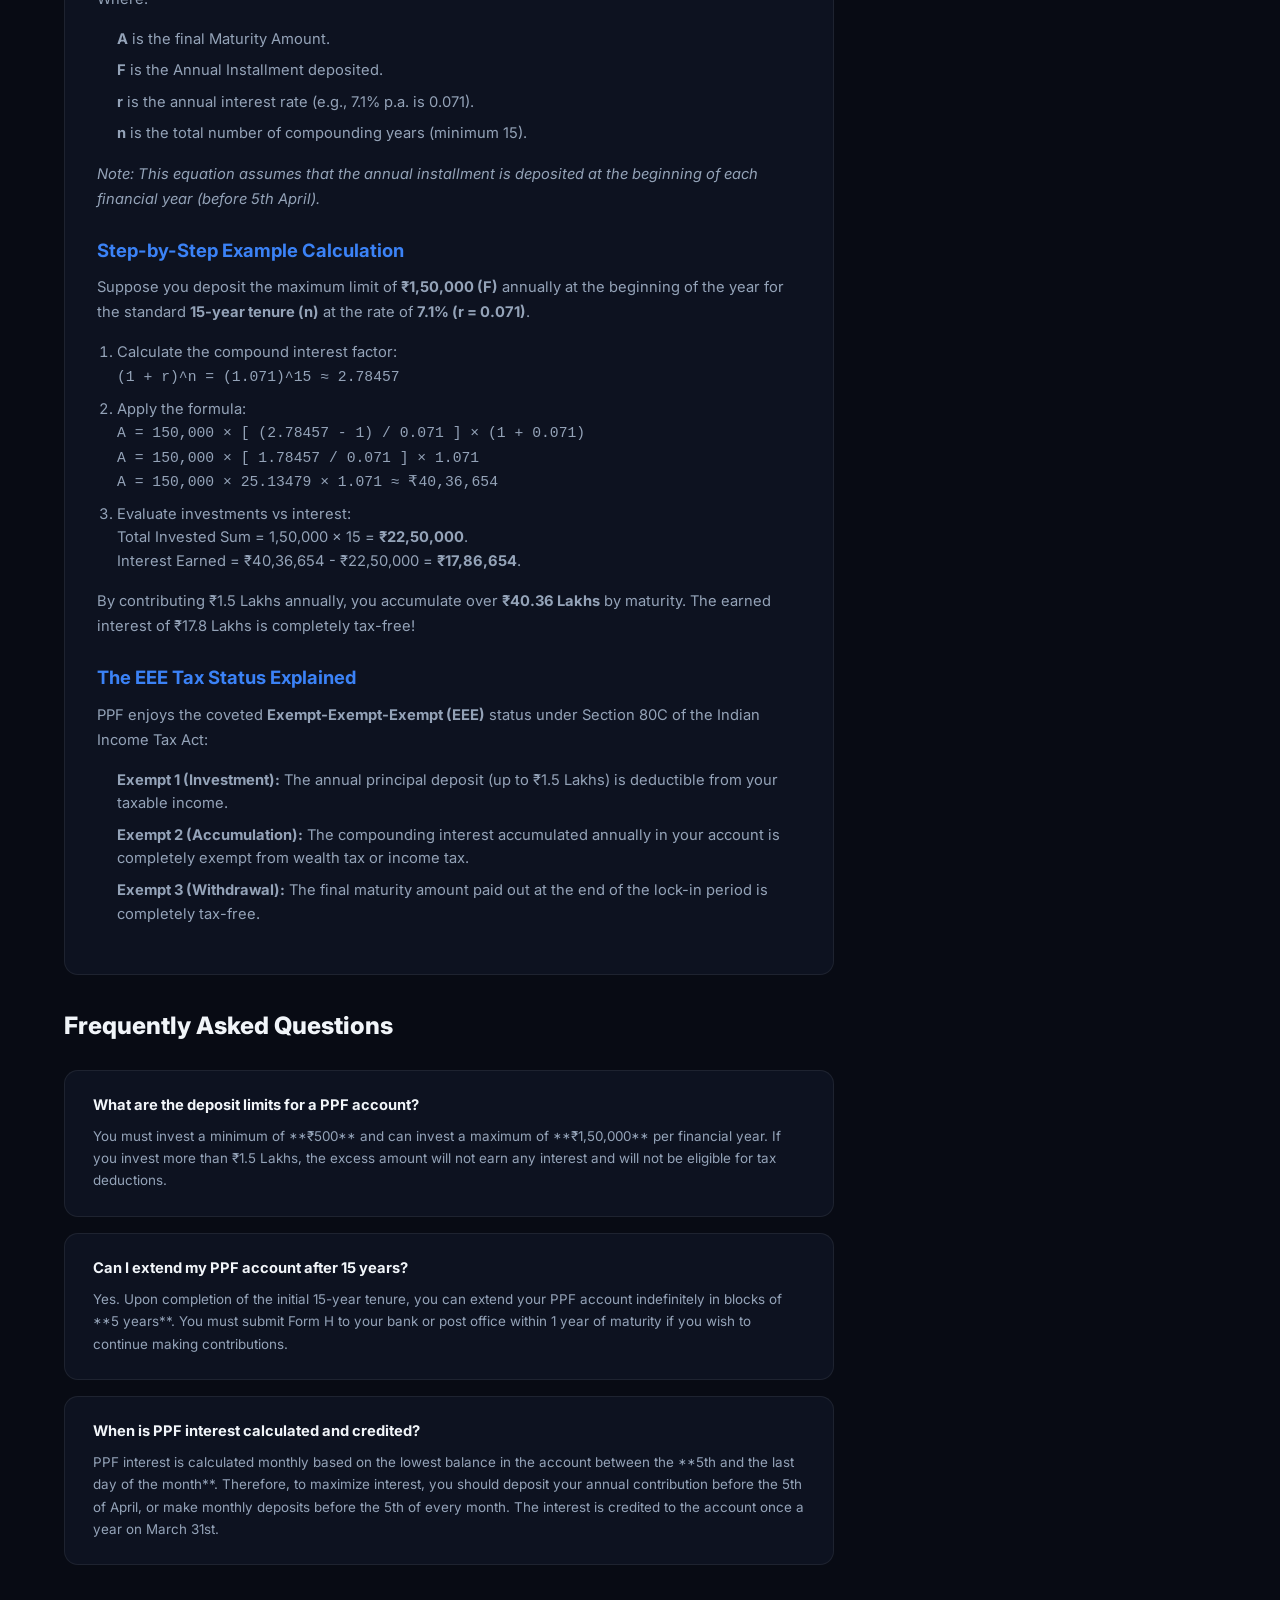
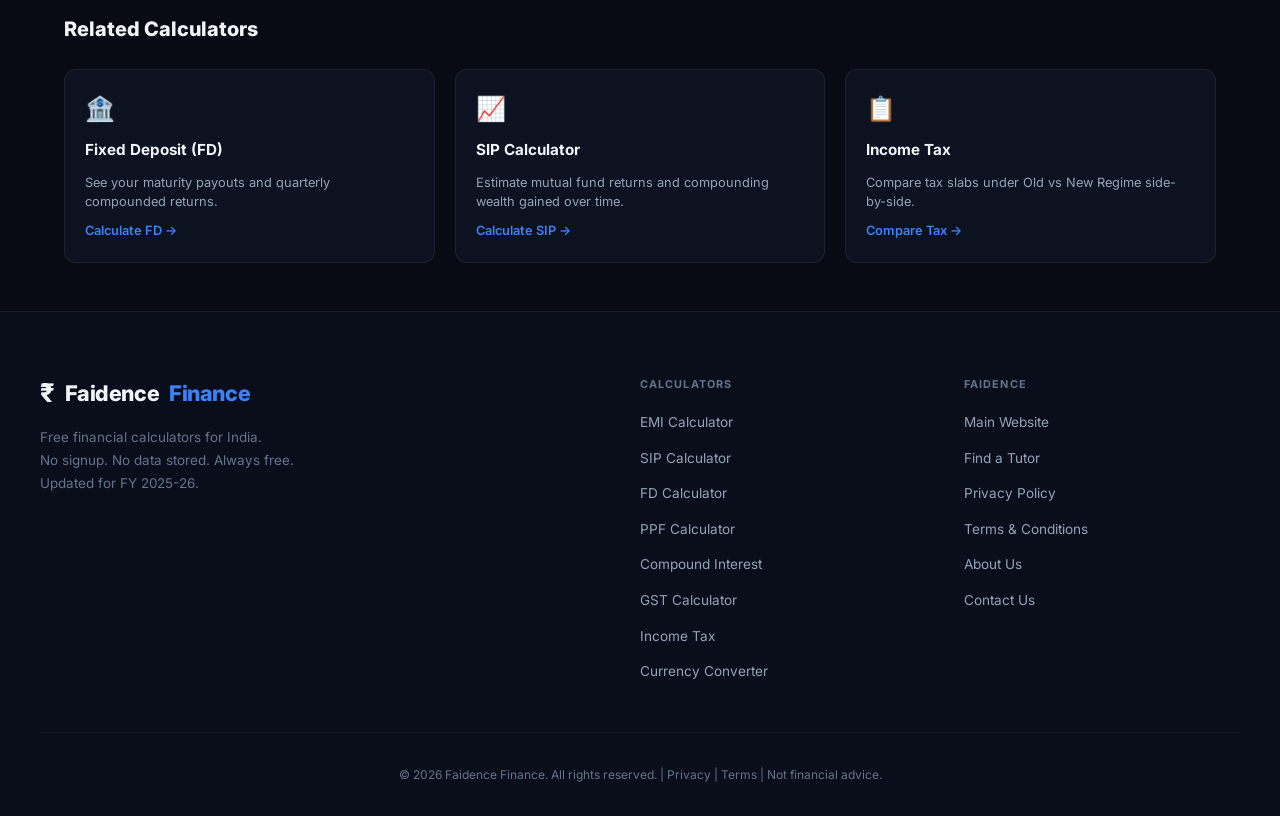
<file: ppf-calculator.html>
<!DOCTYPE html>
<html lang="en">
<head>
  <meta charset="UTF-8" />
  <meta name="viewport" content="width=device-width, initial-scale=1.0" />
  <!-- Google AdSense - Verified and Configured -->
  <script async src="https://pagead2.googlesyndication.com/pagead/js/adsbygoogle.js?client=ca-pub-2401176048519015" crossorigin="anonymous"></script>
  
  <title>PPF Calculator India – Public Provident Fund Interest | Faidence Finance</title>
  <meta name="description" content="Calculate your Public Provident Fund (PPF) maturity amount, interest earned, and annual tax-free wealth buildup online. 100% free and updated for FY 2025-26." />
  <link rel="canonical" href="https://finance.faidence.com/ppf-calculator" />
  <link rel="preconnect" href="https://fonts.googleapis.com" />
  <link rel="preconnect" href="https://fonts.gstatic.com" crossorigin />
  <link href="https://fonts.googleapis.com/css2?family=Inter:wght@300;400;500;600;700;800;900&display=swap" rel="stylesheet" />
  <link rel="stylesheet" href="/style.css" />
</head>
<body>

  <!-- ════════════ NAVBAR ════════════ -->
  <nav class="navbar scrolled" id="navbar">
    <div class="nav-inner">
      <a href="/" class="logo" aria-label="Home"><span class="logo-icon">₹</span>Faidence <span class="logo-fin">Finance</span></a>
      <ul class="nav-links" id="nav-links">
        <li><a href="/#tools">Tools</a></li>
        <li><a href="/#faq">FAQ</a></li>
        <li><a href="/privacy">Privacy</a></li>
        <li><a href="/#disclaimer">Disclaimer</a></li>
        <li><a href="https://faidence.com/find-a-tutor/?from=finance" target="_blank" rel="noopener" class="nav-tutor-link">🎓 Tutoring</a></li>
      </ul>
      <button class="hamburger" id="hamburger" aria-label="Menu">☰</button>
    </div>
  </nav>

  <!-- ════════════ PAGE HEADER ════════════ -->
  <header class="calc-page-header">
    <div class="breadcrumb">
      <a href="/">Home</a>
      <span class="breadcrumb-sep">&gt;</span>
      <a href="/#tools">Calculators</a>
      <span class="breadcrumb-sep">&gt;</span>
      <span>PPF Calculator</span>
    </div>
    <h1>PPF Calculator</h1>
    <p>Calculate your Public Provident Fund returns, interest accumulation, and tax-exempt maturity value.</p>
  </header>

  <!-- ════════════ TWO-COLUMN LAYOUT ════════════ -->
  <div class="calc-layout-container">
    
    <!-- LEFT COLUMN (Calculator + Content) -->
    <div class="calc-main-col">
      
      <!-- Strategic Ad Placement: Above the Fold -->
      <div class="ad-slot-above-fold">
        <span class="ad-tag-label">Advertisement</span>
        <ins class="adsbygoogle"
             style="display:block"
             data-ad-client="ca-pub-2401176048519015"
             data-ad-slot="8857410023"
             data-ad-format="horizontal"
             data-full-width-responsive="true"></ins>
        <script>(adsbygoogle = window.adsbygoogle || []).push({});</script>
      </div>

      <!-- Interactive Calculator Panel -->
      <div class="calc-panel active" id="calc-ppf" style="padding: 0; background: transparent; border: none;">
        <div class="calc-grid">
          <div class="calc-inputs">
            <h3 class="calc-title">Investment Details</h3>
            <p class="calc-desc">Enter your annual PPF contribution and preferred lock-in tenure. The interest rate is backed by the Government of India.</p>
            <div class="input-group">
              <label for="ppf-annual">Yearly Investment (₹)</label>
              <input type="number" id="ppf-annual" value="150000" min="500" max="150000" step="500" />
              <input type="range" id="ppf-annual-r" min="500" max="150000" step="500" value="150000" class="slider" />
              <div class="range-labels"><span>₹500</span><span>₹1.5L (max)</span></div>
            </div>
            <div class="input-group">
              <label for="ppf-tenure">Tenure (Years)</label>
              <input type="number" id="ppf-tenure" value="15" min="15" max="50" step="5" />
              <input type="range" id="ppf-tenure-r" min="15" max="50" step="5" value="15" class="slider" />
              <div class="range-labels"><span>15 yr</span><span>50 yr</span></div>
            </div>
            <div class="input-group">
              <label>Interest Rate</label>
              <div class="ppf-rate-display">7.1% p.a. (Government set, reviewed quarterly)</div>
            </div>
          </div>
          <div class="calc-results">
            <div class="result-card">
              <div class="result-main"><span class="result-label">Maturity Payout</span><span class="result-value" id="ppf-result">₹0</span></div>
              <div class="result-breakdown">
                <div class="rb-item"><span class="rb-dot dot-principal"></span><span class="rb-label">Total Invested</span><span class="rb-val" id="ppf-invested-out">₹0</span></div>
                <div class="rb-item"><span class="rb-dot dot-interest"></span><span class="rb-label">Interest Earned</span><span class="rb-val" id="ppf-interest-out">₹0</span></div>
                <div class="rb-item total-row"><span class="rb-dot dot-total"></span><span class="rb-label">Total Value</span><span class="rb-val" id="ppf-total-out">₹0</span></div>
              </div>
              <div class="donut-wrap"><canvas id="ppf-chart" width="180" height="180"></canvas>
                <div class="donut-legend"><span class="leg-item"><span class="leg-dot dot-principal"></span>Invested</span><span class="leg-item"><span class="leg-dot dot-interest"></span>Interest</span></div>
              </div>
            </div>
          </div>
        </div>
      </div>

      <!-- Strategic Ad Placement: Results-Adjacent -->
      <div class="ad-slot-results-adjacent">
        <span class="ad-tag-label">Advertisement</span>
        <ins class="adsbygoogle"
             style="display:block; text-align:center;"
             data-ad-layout="in-article"
             data-ad-format="fluid"
             data-ad-client="ca-pub-2401176048519015"
             data-ad-slot="9854120352"></ins>
        <script>(adsbygoogle = window.adsbygoogle || []).push({});</script>
      </div>

      <!-- Educational Guide Content -->
      <article class="calc-guide-content">
        <h2>What is the Public Provident Fund (PPF)?</h2>
        <p>The <strong>Public Provident Fund (PPF)</strong> is a popular long-term savings-cum-investment scheme in India. Launched by the Ministry of Finance in 1968, it aims to mobilize small savings by offering reasonable returns combined with high tax safety. Because it is backed by the Central Government, the principal and interest earnings carry an absolute sovereign guarantee.</p>
        
        <h3>The PPF Compounding Formula</h3>
        <p>Interest on PPF is compounded annually. The mathematical formula to compute PPF maturity value is:</p>
        <blockquote>
          <p><strong>A = F × [ ( (1 + r)^n - 1 ) / r ] × (1 + r)</strong></p>
        </blockquote>
        <p>Where:</p>
        <ul>
          <li><strong>A</strong> is the final Maturity Amount.</li>
          <li><strong>F</strong> is the Annual Installment deposited.</li>
          <li><strong>r</strong> is the annual interest rate (e.g., 7.1% p.a. is 0.071).</li>
          <li><strong>n</strong> is the total number of compounding years (minimum 15).</li>
        </ul>
        <p><em>Note: This equation assumes that the annual installment is deposited at the beginning of each financial year (before 5th April).</em></p>

        <h3>Step-by-Step Example Calculation</h3>
        <p>Suppose you deposit the maximum limit of <strong>₹1,50,000 (F)</strong> annually at the beginning of the year for the standard <strong>15-year tenure (n)</strong> at the rate of <strong>7.1% (r = 0.071)</strong>.</p>
        <ol>
          <li>Calculate the compound interest factor:
            <br><code>(1 + r)^n = (1.071)^15 ≈ 2.78457</code>
          </li>
          <li>Apply the formula:
            <br><code>A = 150,000 × [ (2.78457 - 1) / 0.071 ] × (1 + 0.071)</code>
            <br><code>A = 150,000 × [ 1.78457 / 0.071 ] × 1.071</code>
            <br><code>A = 150,000 × 25.13479 × 1.071 ≈ ₹40,36,654</code>
          </li>
          <li>Evaluate investments vs interest:
            <br>Total Invested Sum = 1,50,000 × 15 = <strong>₹22,50,000</strong>.
            <br>Interest Earned = ₹40,36,654 - ₹22,50,000 = <strong>₹17,86,654</strong>.
          </li>
        </ol>
        <p>By contributing ₹1.5 Lakhs annually, you accumulate over <strong>₹40.36 Lakhs</strong> by maturity. The earned interest of ₹17.8 Lakhs is completely tax-free!</p>

        <h3>The EEE Tax Status Explained</h3>
        <p>PPF enjoys the coveted <strong>Exempt-Exempt-Exempt (EEE)</strong> status under Section 80C of the Indian Income Tax Act:
        <ul>
          <li><strong>Exempt 1 (Investment):</strong> The annual principal deposit (up to ₹1.5 Lakhs) is deductible from your taxable income.</li>
          <li><strong>Exempt 2 (Accumulation):</strong> The compounding interest accumulated annually in your account is completely exempt from wealth tax or income tax.</li>
          <li><strong>Exempt 3 (Withdrawal):</strong> The final maturity amount paid out at the end of the lock-in period is completely tax-free.</li>
        </ul>
        </p>
      </article>

      <!-- FAQ Section -->
      <section class="faq-section" style="padding: 0; margin: 0;">
        <h2 style="font-size: 1.5rem; font-weight: 800; color: #f1f5f9; margin-bottom: 24px;">Frequently Asked Questions</h2>
        <div class="faq-grid" style="grid-template-columns: 1fr; gap: 16px;">
          <div class="faq-item">
            <h3>What are the deposit limits for a PPF account?</h3>
            <p>You must invest a minimum of **₹500** and can invest a maximum of **₹1,50,000** per financial year. If you invest more than ₹1.5 Lakhs, the excess amount will not earn any interest and will not be eligible for tax deductions.</p>
          </div>
          <div class="faq-item">
            <h3>Can I extend my PPF account after 15 years?</h3>
            <p>Yes. Upon completion of the initial 15-year tenure, you can extend your PPF account indefinitely in blocks of **5 years**. You must submit Form H to your bank or post office within 1 year of maturity if you wish to continue making contributions.</p>
          </div>
          <div class="faq-item">
            <h3>When is PPF interest calculated and credited?</h3>
            <p>PPF interest is calculated monthly based on the lowest balance in the account between the **5th and the last day of the month**. Therefore, to maximize interest, you should deposit your annual contribution before the 5th of April, or make monthly deposits before the 5th of every month. The interest is credited to the account once a year on March 31st.</p>
          </div>
        </div>
      </section>

    </div>

    <!-- RIGHT COLUMN (Sidebar) -->
    <aside class="calc-sidebar-col">
      
      <!-- Quick Navigation -->
      <div class="sidebar-widget">
        <h4>All Financial Calculators</h4>
        <div class="sidebar-links">
          <a href="/emi-calculator"><span class="sidebar-icon-span">🏠</span> EMI Calculator</a>
          <a href="/sip-calculator"><span class="sidebar-icon-span">📈</span> SIP Calculator</a>
          <a href="/fd-calculator"><span class="sidebar-icon-span">🏦</span> FD Calculator</a>
          <a href="/ppf-calculator" class="active"><span class="sidebar-icon-span">🇮🇳</span> PPF Calculator</a>
          <a href="/compound-interest-calculator"><span class="sidebar-icon-span">💹</span> Compound Interest</a>
          <a href="/gst-calculator"><span class="sidebar-icon-span">🧾</span> GST Calculator</a>
          <a href="/income-tax-calculator"><span class="sidebar-icon-span">📋</span> Income Tax</a>
          <a href="/currency-converter"><span class="sidebar-icon-span">💱</span> Currency Converter</a>
        </div>
      </div>

      <!-- Sticky Sidebar Ad Slot -->
      <div class="ad-slot-sidebar">
        <span class="ad-tag-label">Advertisement</span>
        <ins class="adsbygoogle"
             style="display:block"
             data-ad-client="ca-pub-2401176048519015"
             data-ad-slot="1245789632"
             data-ad-format="rectangle, vertical"
             data-full-width-responsive="true"></ins>
        <script>(adsbygoogle = window.adsbygoogle || []).push({});</script>
      </div>

      <!-- Tutoring Widget -->
      <div class="sidebar-widget" style="border-left: 3px solid #10b981;">
        <h4 style="color: #10b981;">Need Academic Help?</h4>
        <p style="font-size: 0.82rem; color: #94a3b8; line-height: 1.5; margin-bottom: 16px;">Connect with certified experts for 1-on-1 tutoring sessions in Math, Accounting, or Finance.</p>
        <a href="https://faidence.com/find-a-tutor/?from=finance" target="_blank" rel="noopener" class="btn-tutor-cta" style="display: block; text-align: center; font-size: 0.8rem; padding: 10px;">Find a Tutor</a>
      </div>

    </aside>

  </div>

  <!-- Related Tools Footer -->
  <section class="related-tools-section">
    <h3>Related Calculators</h3>
    <div class="related-grid">
      <div class="related-card">
        <span class="related-card-icon">🏦</span>
        <h4 class="related-card-title">Fixed Deposit (FD)</h4>
        <p class="related-card-desc">See your maturity payouts and quarterly compounded returns.</p>
        <a href="/fd-calculator" class="related-card-link">Calculate FD →</a>
      </div>
      <div class="related-card">
        <span class="related-card-icon">📈</span>
        <h4 class="related-card-title">SIP Calculator</h4>
        <p class="related-card-desc">Estimate mutual fund returns and compounding wealth gained over time.</p>
        <a href="/sip-calculator" class="related-card-link">Calculate SIP →</a>
      </div>
      <div class="related-card">
        <span class="related-card-icon">📋</span>
        <h4 class="related-card-title">Income Tax</h4>
        <p class="related-card-desc">Compare tax slabs under Old vs New Regime side-by-side.</p>
        <a href="/income-tax-calculator" class="related-card-link">Compare Tax →</a>
      </div>
    </div>
  </section>

  <!-- ════════════ FOOTER ════════════ -->
  <footer class="footer">
    <div class="footer-inner">
      <div class="footer-brand">
        <a href="/" class="logo"><span class="logo-icon">₹</span>Faidence <span class="logo-fin">Finance</span></a>
        <p>Free financial calculators for India.<br>No signup. No data stored. Always free.<br>Updated for FY 2025-26.</p>
      </div>
      <div class="footer-links-group">
        <h4>Calculators</h4>
        <ul>
          <li><a href="/emi-calculator">EMI Calculator</a></li>
          <li><a href="/sip-calculator">SIP Calculator</a></li>
          <li><a href="/fd-calculator">FD Calculator</a></li>
          <li><a href="/ppf-calculator">PPF Calculator</a></li>
          <li><a href="/compound-interest-calculator">Compound Interest</a></li>
          <li><a href="/gst-calculator">GST Calculator</a></li>
          <li><a href="/income-tax-calculator">Income Tax</a></li>
          <li><a href="/currency-converter">Currency Converter</a></li>
        </ul>
      </div>
      <div class="footer-links-group">
        <h4>Faidence</h4>
        <ul>
          <li><a href="https://faidence.com" target="_blank" rel="noopener">Main Website</a></li>
          <li><a href="https://faidence.com/find-a-tutor/?from=finance" target="_blank" rel="noopener">Find a Tutor</a></li>
          <li><a href="/privacy">Privacy Policy</a></li>
          <li><a href="/terms">Terms &amp; Conditions</a></li>
          <li><a href="/about">About Us</a></li>
          <li><a href="/contact">Contact Us</a></li>
        </ul>
      </div>
    </div>
    <div class="footer-bottom">
      <p>&copy; 2026 Faidence Finance. All rights reserved. | <a href="/privacy">Privacy</a> | <a href="/terms">Terms</a> | Not financial advice.</p>
    </div>
  </footer>

  <script src="/app.js"></script>
</body>
</html>
</file>
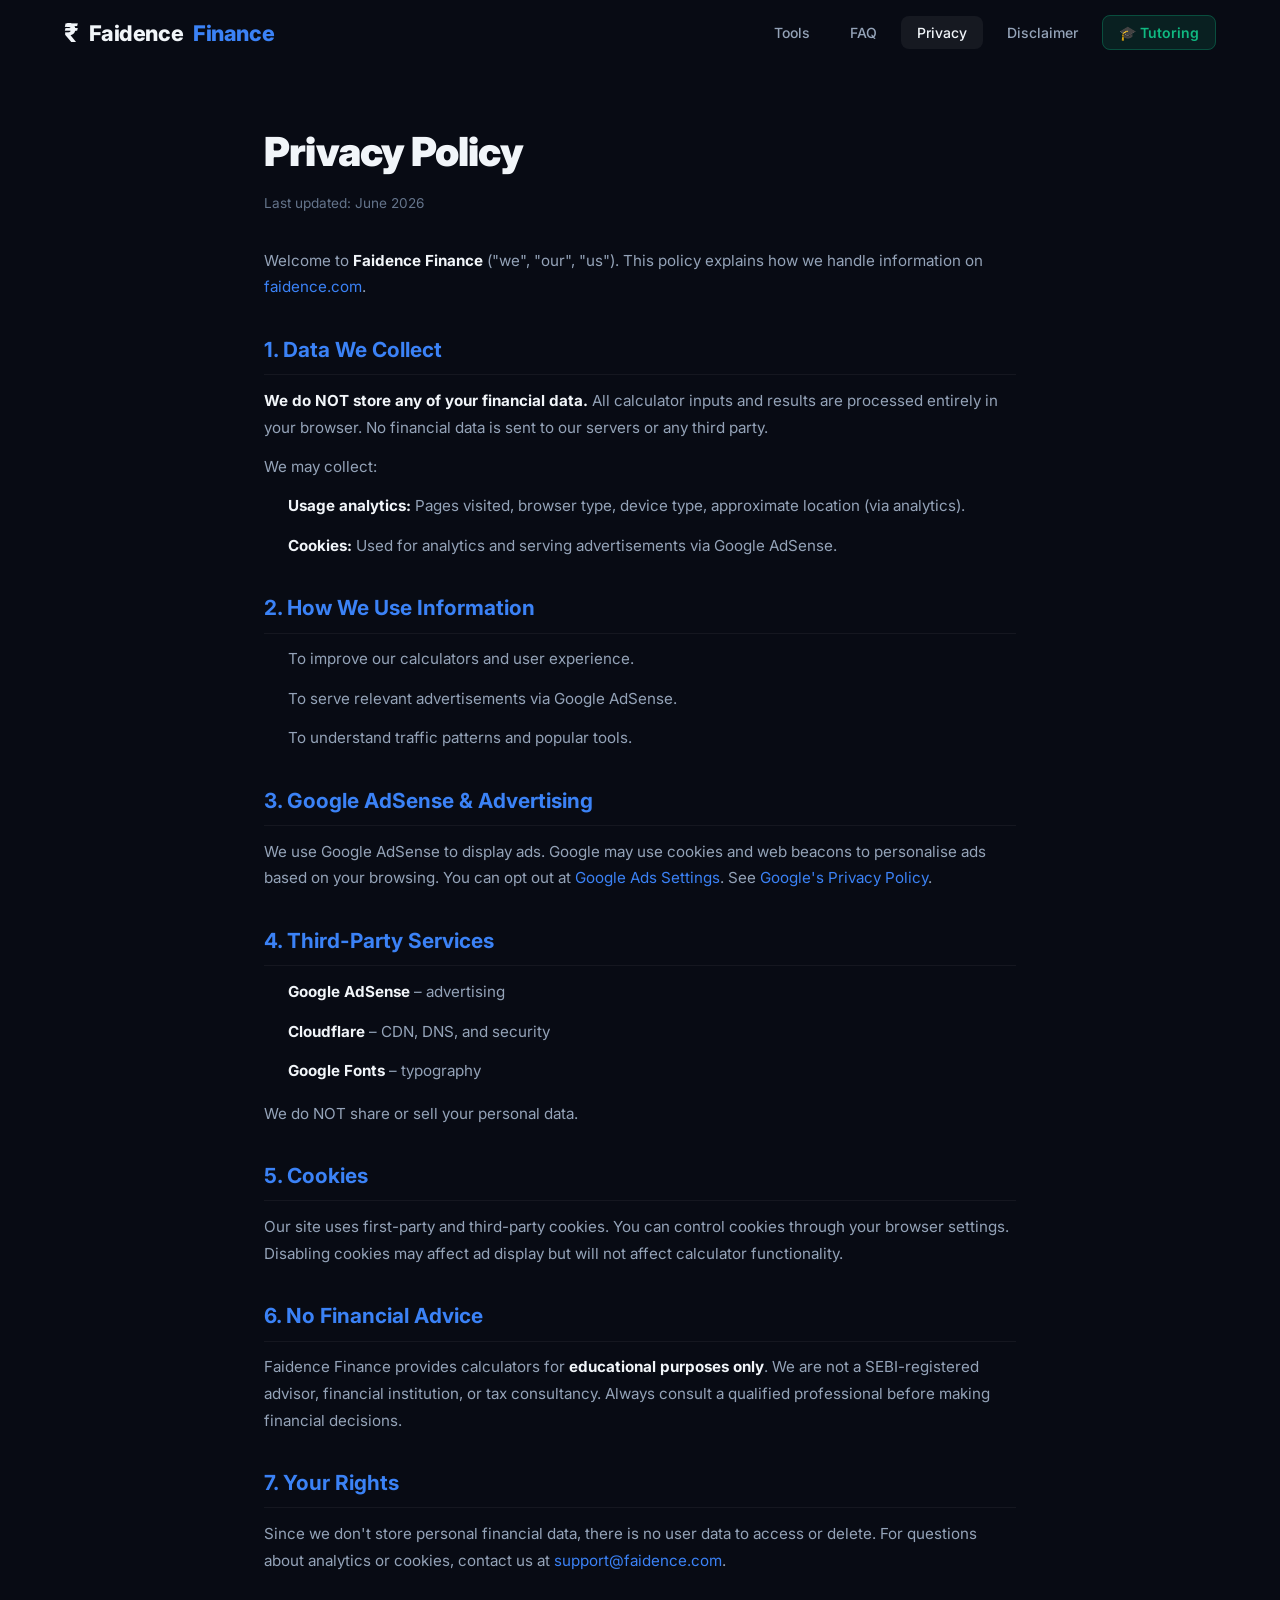
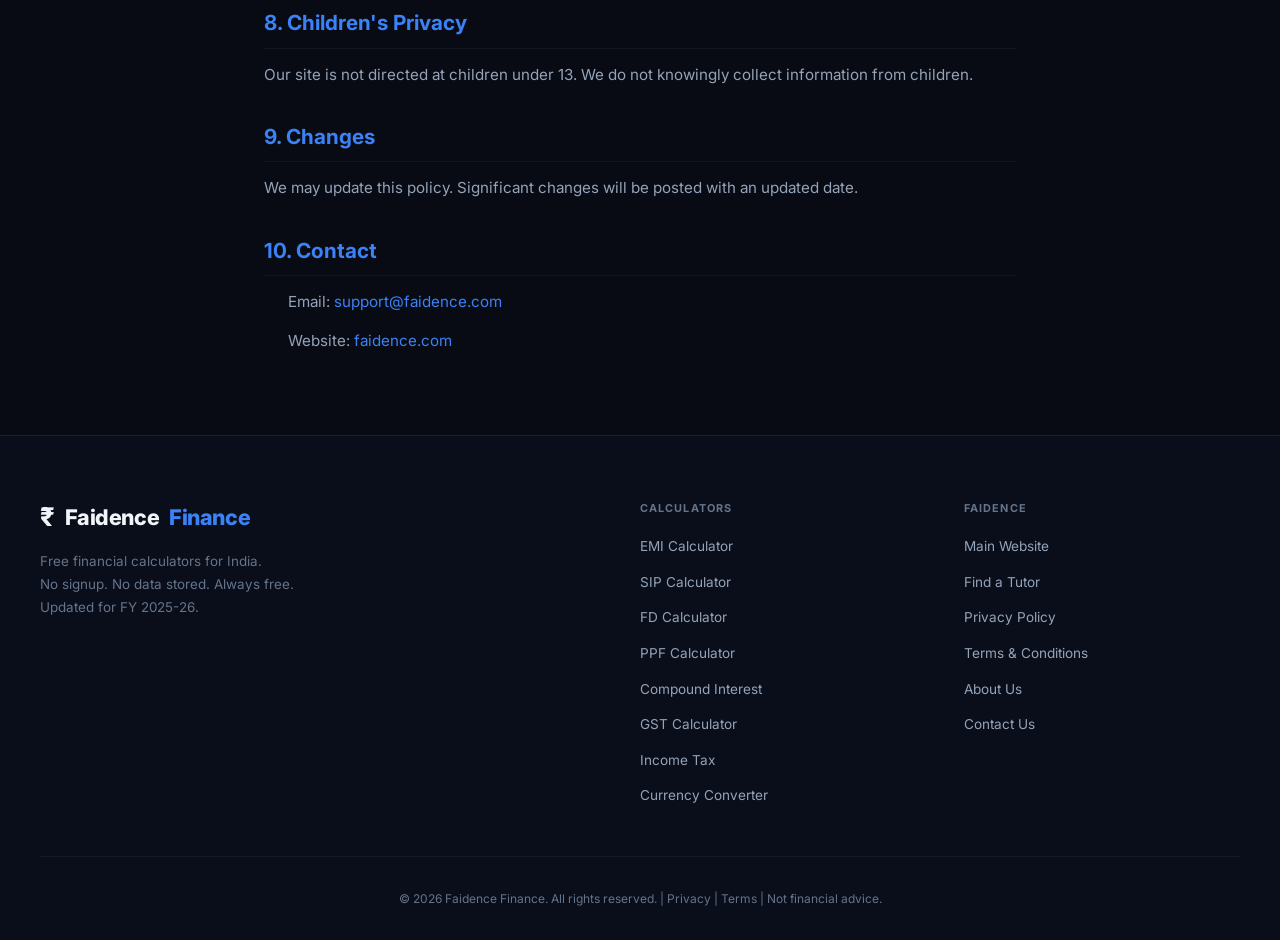
<file: privacy.html>
<!DOCTYPE html>
<html lang="en">
<head>
  <meta charset="UTF-8" />
  <meta name="viewport" content="width=device-width, initial-scale=1.0" />
  <title>Privacy Policy – Faidence Finance</title>
  <meta name="description" content="Faidence Finance Privacy Policy – how we handle your data on our free financial calculator tools." />
  <link rel="canonical" href="https://finance.faidence.com/privacy" />
  <link rel="preconnect" href="https://fonts.googleapis.com" />
  <link rel="preconnect" href="https://fonts.gstatic.com" crossorigin />
  <link href="https://fonts.googleapis.com/css2?family=Inter:wght@300;400;500;600;700&display=swap" rel="stylesheet" />
  <link rel="stylesheet" href="/style.css" />
  <script async src="https://pagead2.googlesyndication.com/pagead/js/adsbygoogle.js?client=ca-pub-2401176048519015" crossorigin="anonymous"></script>
</head>
<body>

  <!-- ════════════ NAVBAR ════════════ -->
  <nav class="navbar scrolled" id="navbar">
    <div class="nav-inner">
      <a href="/" class="logo" aria-label="Home"><span class="logo-icon">₹</span>Faidence <span class="logo-fin">Finance</span></a>
      <ul class="nav-links" id="nav-links">
        <li><a href="/#tools">Tools</a></li>
        <li><a href="/#faq">FAQ</a></li>
        <li><a href="/privacy" class="active">Privacy</a></li>
        <li><a href="/#disclaimer">Disclaimer</a></li>
        <li><a href="https://faidence.com/find-a-tutor/?from=finance" target="_blank" rel="noopener" class="nav-tutor-link">🎓 Tutoring</a></li>
      </ul>
      <button class="hamburger" id="hamburger" aria-label="Menu">☰</button>
    </div>
  </nav>

  <!-- ════════════ CONTENT AREA ════════════ -->
  <main class="info-page-wrap">
    <h1>Privacy Policy</h1>
    <p class="updated">Last updated: June 2026</p>

    <p>Welcome to <strong>Faidence Finance</strong> ("we", "our", "us"). This policy explains how we handle information on <a href="https://faidence.com">faidence.com</a>.</p>

    <h2>1. Data We Collect</h2>
    <p><strong>We do NOT store any of your financial data.</strong> All calculator inputs and results are processed entirely in your browser. No financial data is sent to our servers or any third party.</p>
    <p>We may collect:</p>
    <ul>
      <li><strong>Usage analytics:</strong> Pages visited, browser type, device type, approximate location (via analytics).</li>
      <li><strong>Cookies:</strong> Used for analytics and serving advertisements via Google AdSense.</li>
    </ul>

    <h2>2. How We Use Information</h2>
    <ul>
      <li>To improve our calculators and user experience.</li>
      <li>To serve relevant advertisements via Google AdSense.</li>
      <li>To understand traffic patterns and popular tools.</li>
    </ul>

    <h2>3. Google AdSense &amp; Advertising</h2>
    <p>We use Google AdSense to display ads. Google may use cookies and web beacons to personalise ads based on your browsing. You can opt out at <a href="https://www.google.com/settings/ads" target="_blank" rel="noopener">Google Ads Settings</a>. See <a href="https://policies.google.com/privacy" target="_blank" rel="noopener">Google's Privacy Policy</a>.</p>

    <h2>4. Third-Party Services</h2>
    <ul>
      <li><strong>Google AdSense</strong> – advertising</li>
      <li><strong>Cloudflare</strong> – CDN, DNS, and security</li>
      <li><strong>Google Fonts</strong> – typography</li>
    </ul>
    <p>We do NOT share or sell your personal data.</p>

    <h2>5. Cookies</h2>
    <p>Our site uses first-party and third-party cookies. You can control cookies through your browser settings. Disabling cookies may affect ad display but will not affect calculator functionality.</p>

    <h2>6. No Financial Advice</h2>
    <p>Faidence Finance provides calculators for <strong>educational purposes only</strong>. We are not a SEBI-registered advisor, financial institution, or tax consultancy. Always consult a qualified professional before making financial decisions.</p>

    <h2>7. Your Rights</h2>
    <p>Since we don't store personal financial data, there is no user data to access or delete. For questions about analytics or cookies, contact us at <a href="mailto:support@faidence.com">support@faidence.com</a>.</p>

    <h2>8. Children's Privacy</h2>
    <p>Our site is not directed at children under 13. We do not knowingly collect information from children.</p>

    <h2>9. Changes</h2>
    <p>We may update this policy. Significant changes will be posted with an updated date.</p>

    <h2>10. Contact</h2>
    <ul>
      <li>Email: <a href="mailto:support@faidence.com">support@faidence.com</a></li>
      <li>Website: <a href="https://faidence.com">faidence.com</a></li>
    </ul>
  </main>

  <!-- ════════════ FOOTER ════════════ -->
  <footer class="footer">
    <div class="footer-inner">
      <div class="footer-brand">
        <a href="/" class="logo"><span class="logo-icon">₹</span>Faidence <span class="logo-fin">Finance</span></a>
        <p>Free financial calculators for India.<br>No signup. No data stored. Always free.<br>Updated for FY 2025-26.</p>
      </div>
      <div class="footer-links-group">
        <h4>Calculators</h4>
        <ul>
          <li><a href="/emi-calculator">EMI Calculator</a></li>
          <li><a href="/sip-calculator">SIP Calculator</a></li>
          <li><a href="/fd-calculator">FD Calculator</a></li>
          <li><a href="/ppf-calculator">PPF Calculator</a></li>
          <li><a href="/compound-interest-calculator">Compound Interest</a></li>
          <li><a href="/gst-calculator">GST Calculator</a></li>
          <li><a href="/income-tax-calculator">Income Tax</a></li>
          <li><a href="/currency-converter">Currency Converter</a></li>
        </ul>
      </div>
      <div class="footer-links-group">
        <h4>Faidence</h4>
        <ul>
          <li><a href="https://faidence.com" target="_blank" rel="noopener">Main Website</a></li>
          <li><a href="https://faidence.com/find-a-tutor/?from=finance" target="_blank" rel="noopener">Find a Tutor</a></li>
          <li><a href="/privacy">Privacy Policy</a></li>
          <li><a href="/terms">Terms &amp; Conditions</a></li>
          <li><a href="/about">About Us</a></li>
          <li><a href="/contact">Contact Us</a></li>
        </ul>
      </div>
    </div>
    <div class="footer-bottom">
      <p>&copy; 2026 Faidence Finance. All rights reserved. | <a href="/privacy">Privacy</a> | <a href="/terms">Terms</a> | Not financial advice.</p>
    </div>
  </footer>

  <script src="/app.js"></script>
</body>
</html>
</file>
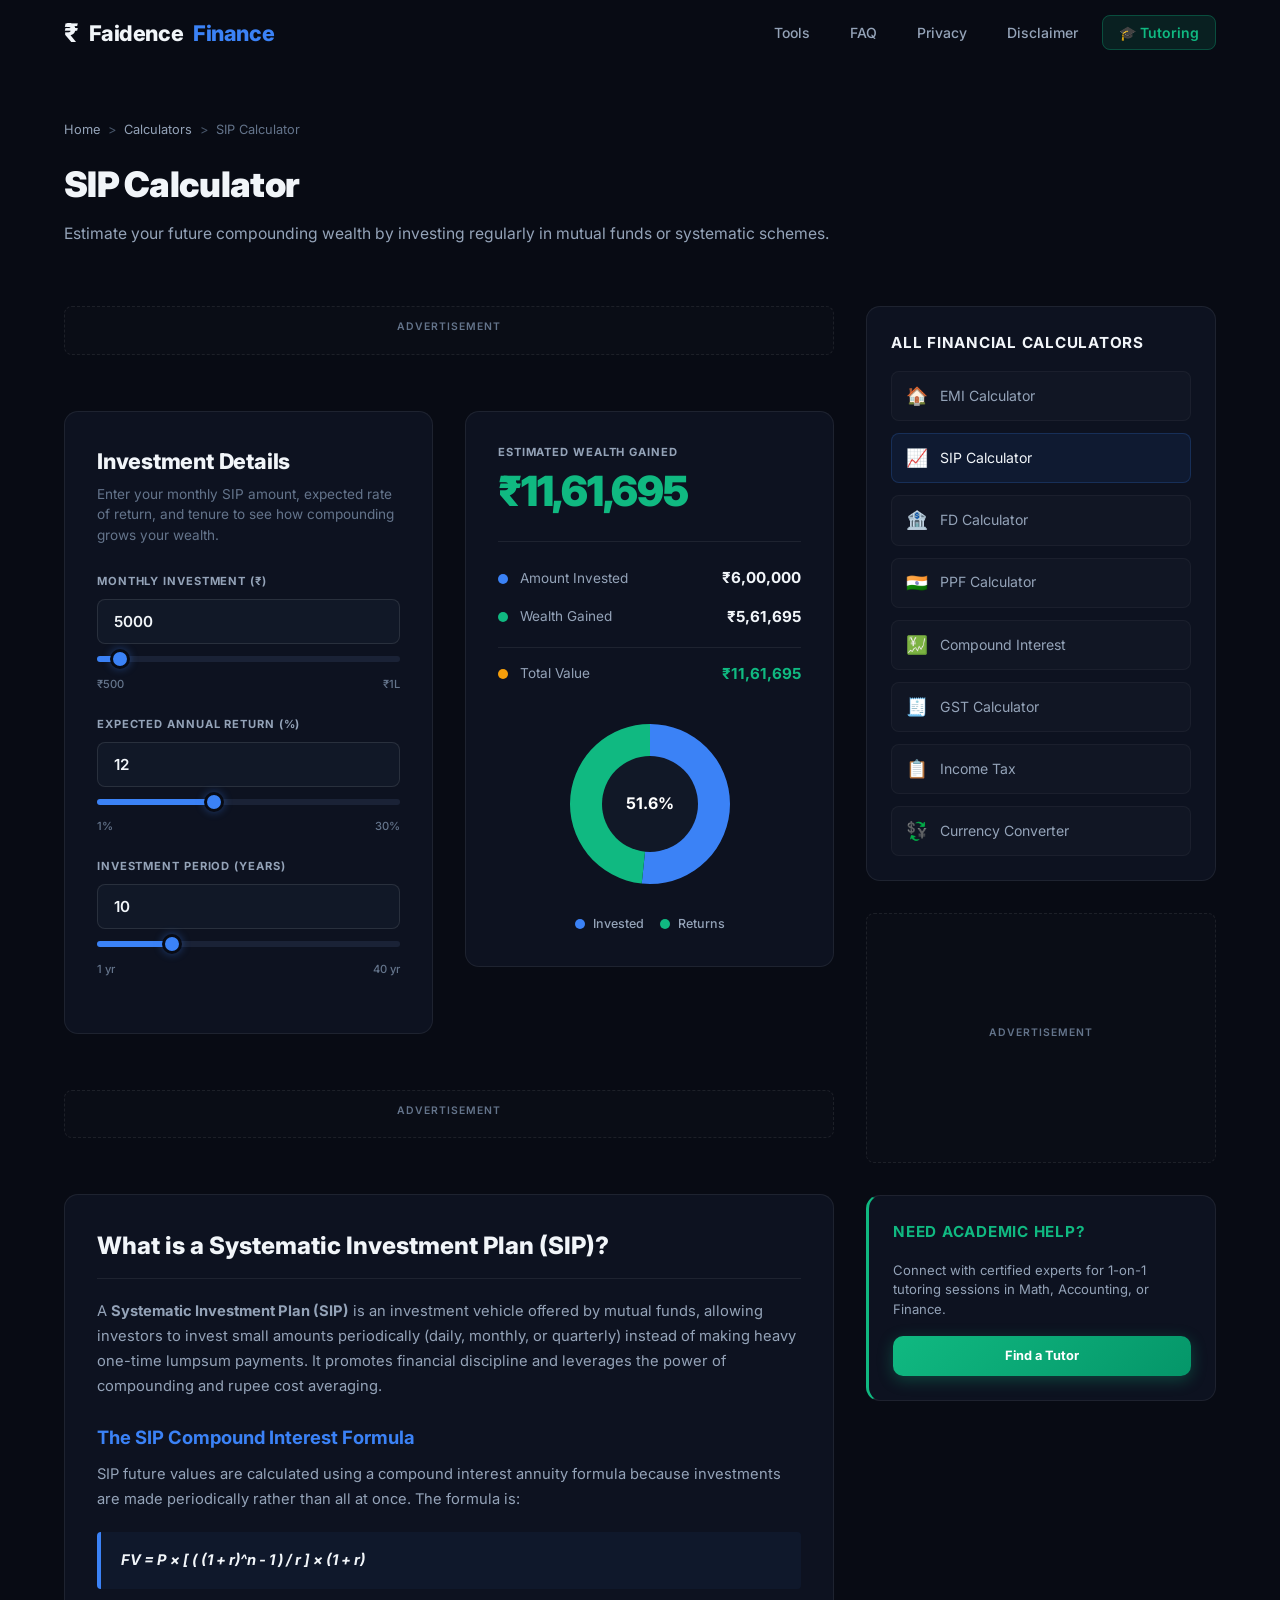
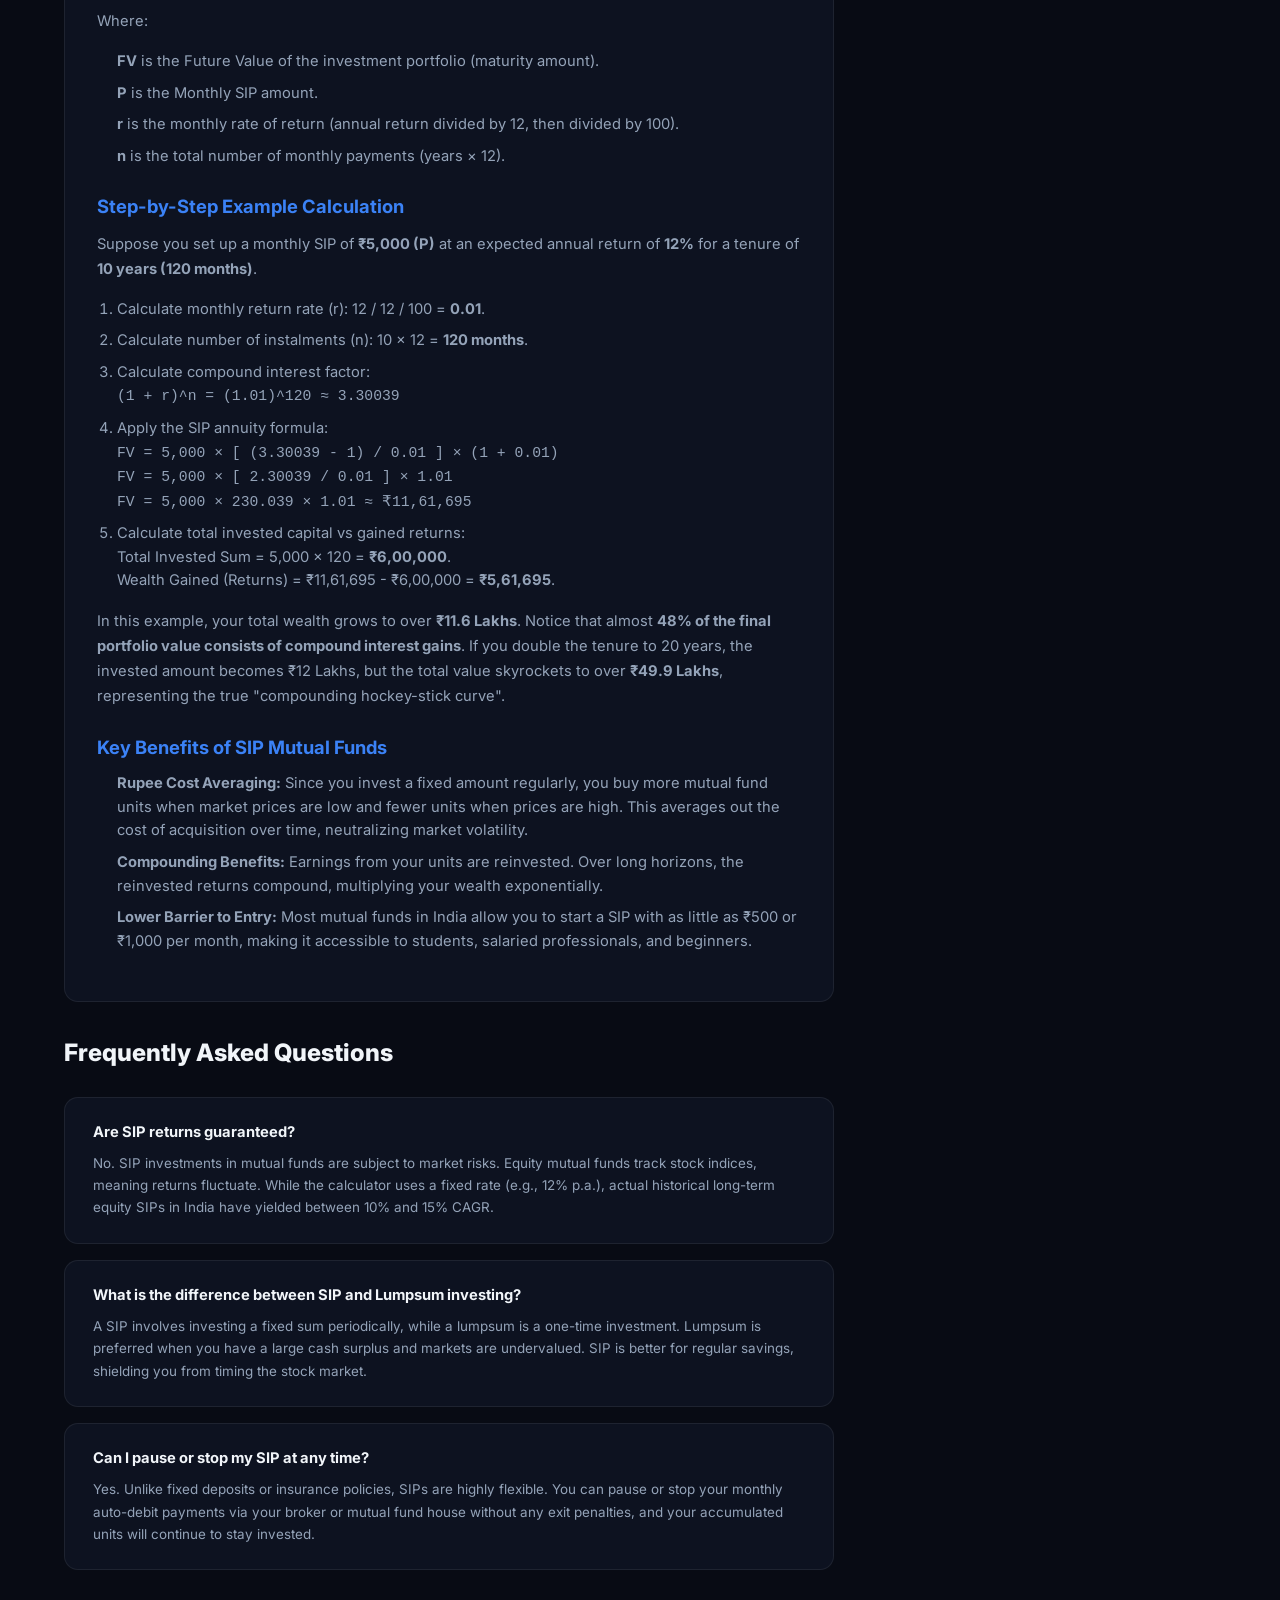
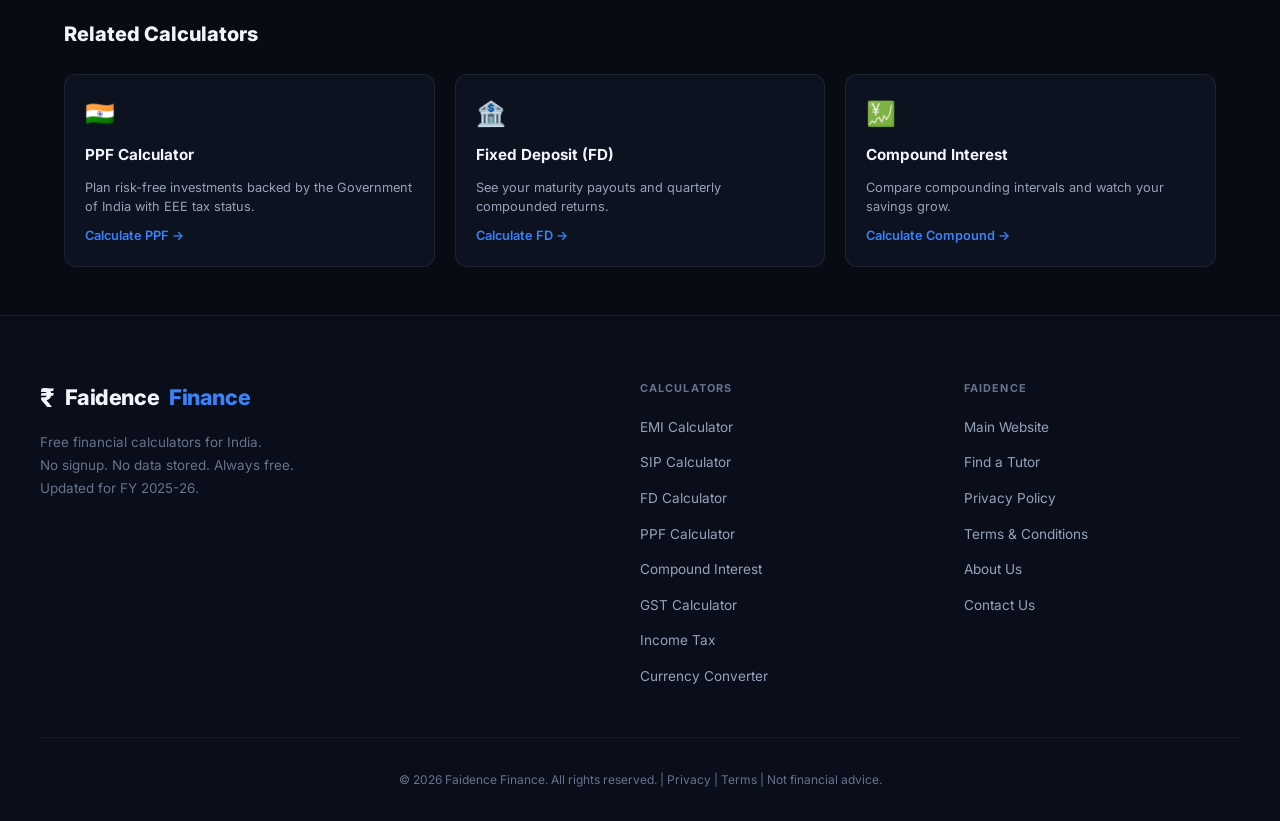
<file: sip-calculator.html>
<!DOCTYPE html>
<html lang="en">
<head>
  <meta charset="UTF-8" />
  <meta name="viewport" content="width=device-width, initial-scale=1.0" />
  <!-- Google AdSense - Verified and Configured -->
  <script async src="https://pagead2.googlesyndication.com/pagead/js/adsbygoogle.js?client=ca-pub-2401176048519015" crossorigin="anonymous"></script>
  
  <title>SIP Calculator India – Calculate Mutual Fund SIP Returns | Faidence Finance</title>
  <meta name="description" content="Calculate your mutual fund Systematic Investment Plan (SIP) returns online. Estimate your future wealth gained, compounding growth, and total portfolio valuation." />
  <link rel="canonical" href="https://finance.faidence.com/sip-calculator" />
  <link rel="stylesheet" href="/style.css" />
  <link rel="preconnect" href="https://fonts.googleapis.com" />
  <link rel="preconnect" href="https://fonts.gstatic.com" crossorigin />
  <link href="https://fonts.googleapis.com/css2?family=Inter:wght@300;400;500;600;700;800;900&display=swap" rel="stylesheet" />
  <script type="application/ld+json">
  {
    "@context": "https://schema.org",
    "@type": "WebApplication",
    "name": "SIP Calculator India - Faidence Finance",
    "url": "https://finance.faidence.com/sip-calculator",
    "description": "Estimate future compounding returns and valuation of systematic mutual fund investments online.",
    "applicationCategory": "FinanceApplication",
    "operatingSystem": "Web",
    "offers": { "@type": "Offer", "price": "0", "priceCurrency": "INR" },
    "author": { "@type": "Organization", "name": "Faidence" }
  }
  </script>
  <script type="application/ld+json">
  {
    "@context": "https://schema.org",
    "@type": "FAQPage",
    "mainEntity": [
      {
        "@type": "Question",
        "name": "Are SIP returns guaranteed?",
        "acceptedAnswer": { "@type": "Answer", "text": "No. SIP investments in mutual funds are subject to market risks. Equity mutual funds track stock indices, meaning returns fluctuate. While the calculator uses a fixed rate (e.g., 12% p.a.), actual historical long-term equity SIPs in India have yielded between 10% and 15% CAGR." }
      },
      {
        "@type": "Question",
        "name": "What is the difference between SIP and Lumpsum investing?",
        "acceptedAnswer": { "@type": "Answer", "text": "A SIP involves investing a fixed sum periodically, while a lumpsum is a one-time investment. Lumpsum is preferred when you have a large cash surplus and markets are undervalued. SIP is better for regular savings, shielding you from timing the stock market." }
      },
      {
        "@type": "Question",
        "name": "Can I pause or stop my SIP at any time?",
        "acceptedAnswer": { "@type": "Answer", "text": "Yes. Unlike fixed deposits or insurance policies, SIPs are highly flexible. You can pause or stop your monthly auto-debit payments via your broker or mutual fund house without any exit penalties, and your accumulated units will continue to stay invested." }
      }
    ]
  }
  </script>
</head>
<body>

  <!-- ════════════ NAVBAR ════════════ -->
  <nav class="navbar scrolled" id="navbar">
    <div class="nav-inner">
      <a href="/" class="logo" aria-label="Home"><span class="logo-icon">₹</span>Faidence <span class="logo-fin">Finance</span></a>
      <ul class="nav-links" id="nav-links">
        <li><a href="/#tools">Tools</a></li>
        <li><a href="/#faq">FAQ</a></li>
        <li><a href="/privacy">Privacy</a></li>
        <li><a href="/#disclaimer">Disclaimer</a></li>
        <li><a href="https://faidence.com/find-a-tutor/?from=finance" target="_blank" rel="noopener" class="nav-tutor-link">🎓 Tutoring</a></li>
      </ul>
      <button class="hamburger" id="hamburger" aria-label="Menu">☰</button>
    </div>
  </nav>

  <!-- ════════════ PAGE HEADER ════════════ -->
  <header class="calc-page-header">
    <div class="breadcrumb">
      <a href="/">Home</a>
      <span class="breadcrumb-sep">&gt;</span>
      <a href="/#tools">Calculators</a>
      <span class="breadcrumb-sep">&gt;</span>
      <span>SIP Calculator</span>
    </div>
    <h1>SIP Calculator</h1>
    <p>Estimate your future compounding wealth by investing regularly in mutual funds or systematic schemes.</p>
  </header>

  <!-- ════════════ TWO-COLUMN LAYOUT ════════════ -->
  <div class="calc-layout-container">
    
    <!-- LEFT COLUMN (Calculator + Content) -->
    <div class="calc-main-col">
      
      <!-- Strategic Ad Placement: Above the Fold -->
      <div class="ad-slot-above-fold">
        <span class="ad-tag-label">Advertisement</span>
        <ins class="adsbygoogle"
             style="display:block"
             data-ad-client="ca-pub-2401176048519015"
             data-ad-slot="8857410023"
             data-ad-format="horizontal"
             data-full-width-responsive="true"></ins>
        <script>(adsbygoogle = window.adsbygoogle || []).push({});</script>
      </div>

      <!-- Interactive Calculator Panel -->
      <div class="calc-panel active" id="calc-sip" style="padding: 0; background: transparent; border: none;">
        <div class="calc-grid">
          <div class="calc-inputs">
            <h3 class="calc-title">Investment Details</h3>
            <p class="calc-desc">Enter your monthly SIP amount, expected rate of return, and tenure to see how compounding grows your wealth.</p>
            <div class="input-group">
              <label for="sip-amount">Monthly Investment (₹)</label>
              <input type="number" id="sip-amount" value="5000" min="500" max="1000000" step="500" />
              <input type="range" id="sip-amount-r" min="500" max="100000" step="500" value="5000" class="slider" />
              <div class="range-labels"><span>₹500</span><span>₹1L</span></div>
            </div>
            <div class="input-group">
              <label for="sip-rate">Expected Annual Return (%)</label>
              <input type="number" id="sip-rate" value="12" min="1" max="30" step="0.5" />
              <input type="range" id="sip-rate-r" min="1" max="30" step="0.5" value="12" class="slider" />
              <div class="range-labels"><span>1%</span><span>30%</span></div>
            </div>
            <div class="input-group">
              <label for="sip-tenure">Investment Period (Years)</label>
              <input type="number" id="sip-tenure" value="10" min="1" max="40" step="1" />
              <input type="range" id="sip-tenure-r" min="1" max="40" step="1" value="10" class="slider" />
              <div class="range-labels"><span>1 yr</span><span>40 yr</span></div>
            </div>
          </div>
          <div class="calc-results">
            <div class="result-card">
              <div class="result-main"><span class="result-label">Estimated Wealth Gained</span><span class="result-value" id="sip-result">₹0</span></div>
              <div class="result-breakdown">
                <div class="rb-item"><span class="rb-dot dot-principal"></span><span class="rb-label">Amount Invested</span><span class="rb-val" id="sip-invested">₹0</span></div>
                <div class="rb-item"><span class="rb-dot dot-interest"></span><span class="rb-label">Wealth Gained</span><span class="rb-val" id="sip-gain">₹0</span></div>
                <div class="rb-item total-row"><span class="rb-dot dot-total"></span><span class="rb-label">Total Value</span><span class="rb-val" id="sip-total">₹0</span></div>
              </div>
              <div class="donut-wrap"><canvas id="sip-chart" width="180" height="180"></canvas>
                <div class="donut-legend"><span class="leg-item"><span class="leg-dot dot-principal"></span>Invested</span><span class="leg-item"><span class="leg-dot dot-interest"></span>Returns</span></div>
              </div>
            </div>
          </div>
        </div>
      </div>

      <!-- Strategic Ad Placement: Results-Adjacent -->
      <div class="ad-slot-results-adjacent">
        <span class="ad-tag-label">Advertisement</span>
        <ins class="adsbygoogle"
             style="display:block; text-align:center;"
             data-ad-layout="in-article"
             data-ad-format="fluid"
             data-ad-client="ca-pub-2401176048519015"
             data-ad-slot="9854120352"></ins>
        <script>(adsbygoogle = window.adsbygoogle || []).push({});</script>
      </div>

      <!-- Educational Guide Content -->
      <article class="calc-guide-content">
        <h2>What is a Systematic Investment Plan (SIP)?</h2>
        <p>A <strong>Systematic Investment Plan (SIP)</strong> is an investment vehicle offered by mutual funds, allowing investors to invest small amounts periodically (daily, monthly, or quarterly) instead of making heavy one-time lumpsum payments. It promotes financial discipline and leverages the power of compounding and rupee cost averaging.</p>
        
        <h3>The SIP Compound Interest Formula</h3>
        <p>SIP future values are calculated using a compound interest annuity formula because investments are made periodically rather than all at once. The formula is:</p>
        <blockquote>
          <p><strong>FV = P × [ ( (1 + r)^n - 1 ) / r ] × (1 + r)</strong></p>
        </blockquote>
        <p>Where:</p>
        <ul>
          <li><strong>FV</strong> is the Future Value of the investment portfolio (maturity amount).</li>
          <li><strong>P</strong> is the Monthly SIP amount.</li>
          <li><strong>r</strong> is the monthly rate of return (annual return divided by 12, then divided by 100).</li>
          <li><strong>n</strong> is the total number of monthly payments (years × 12).</li>
        </ul>

        <h3>Step-by-Step Example Calculation</h3>
        <p>Suppose you set up a monthly SIP of <strong>₹5,000 (P)</strong> at an expected annual return of <strong>12%</strong> for a tenure of <strong>10 years (120 months)</strong>.</p>
        <ol>
          <li>Calculate monthly return rate (r): 12 / 12 / 100 = <strong>0.01</strong>.</li>
          <li>Calculate number of instalments (n): 10 × 12 = <strong>120 months</strong>.</li>
          <li>Calculate compound interest factor:
            <br><code>(1 + r)^n = (1.01)^120 ≈ 3.30039</code>
          </li>
          <li>Apply the SIP annuity formula:
            <br><code>FV = 5,000 × [ (3.30039 - 1) / 0.01 ] × (1 + 0.01)</code>
            <br><code>FV = 5,000 × [ 2.30039 / 0.01 ] × 1.01</code>
            <br><code>FV = 5,000 × 230.039 × 1.01 ≈ ₹11,61,695</code>
          </li>
          <li>Calculate total invested capital vs gained returns:
            <br>Total Invested Sum = 5,000 × 120 = <strong>₹6,00,000</strong>.
            <br>Wealth Gained (Returns) = ₹11,61,695 - ₹6,00,000 = <strong>₹5,61,695</strong>.
          </li>
        </ol>
        <p>In this example, your total wealth grows to over <strong>₹11.6 Lakhs</strong>. Notice that almost <strong>48% of the final portfolio value consists of compound interest gains</strong>. If you double the tenure to 20 years, the invested amount becomes ₹12 Lakhs, but the total value skyrockets to over <strong>₹49.9 Lakhs</strong>, representing the true "compounding hockey-stick curve".</p>

        <h3>Key Benefits of SIP Mutual Funds</h3>
        <ul>
          <li><strong>Rupee Cost Averaging:</strong> Since you invest a fixed amount regularly, you buy more mutual fund units when market prices are low and fewer units when prices are high. This averages out the cost of acquisition over time, neutralizing market volatility.</li>
          <li><strong>Compounding Benefits:</strong> Earnings from your units are reinvested. Over long horizons, the reinvested returns compound, multiplying your wealth exponentially.</li>
          <li><strong>Lower Barrier to Entry:</strong> Most mutual funds in India allow you to start a SIP with as little as ₹500 or ₹1,000 per month, making it accessible to students, salaried professionals, and beginners.</li>
        </ul>
      </article>

      <!-- FAQ Section -->
      <section class="faq-section" style="padding: 0; margin: 0;">
        <h2 style="font-size: 1.5rem; font-weight: 800; color: #f1f5f9; margin-bottom: 24px;">Frequently Asked Questions</h2>
        <div class="faq-grid" style="grid-template-columns: 1fr; gap: 16px;">
          <div class="faq-item">
            <h3>Are SIP returns guaranteed?</h3>
            <p>No. SIP investments in mutual funds are subject to market risks. Equity mutual funds track stock indices, meaning returns fluctuate. While the calculator uses a fixed rate (e.g., 12% p.a.), actual historical long-term equity SIPs in India have yielded between 10% and 15% CAGR.</p>
          </div>
          <div class="faq-item">
            <h3>What is the difference between SIP and Lumpsum investing?</h3>
            <p>A SIP involves investing a fixed sum periodically, while a lumpsum is a one-time investment. Lumpsum is preferred when you have a large cash surplus and markets are undervalued. SIP is better for regular savings, shielding you from timing the stock market.</p>
          </div>
          <div class="faq-item">
            <h3>Can I pause or stop my SIP at any time?</h3>
            <p>Yes. Unlike fixed deposits or insurance policies, SIPs are highly flexible. You can pause or stop your monthly auto-debit payments via your broker or mutual fund house without any exit penalties, and your accumulated units will continue to stay invested.</p>
          </div>
        </div>
      </section>

    </div>

    <!-- RIGHT COLUMN (Sidebar) -->
    <aside class="calc-sidebar-col">
      
      <!-- Quick Navigation -->
      <div class="sidebar-widget">
        <h4>All Financial Calculators</h4>
        <div class="sidebar-links">
          <a href="/emi-calculator"><span class="sidebar-icon-span">🏠</span> EMI Calculator</a>
          <a href="/sip-calculator" class="active"><span class="sidebar-icon-span">📈</span> SIP Calculator</a>
          <a href="/fd-calculator"><span class="sidebar-icon-span">🏦</span> FD Calculator</a>
          <a href="/ppf-calculator"><span class="sidebar-icon-span">🇮🇳</span> PPF Calculator</a>
          <a href="/compound-interest-calculator"><span class="sidebar-icon-span">💹</span> Compound Interest</a>
          <a href="/gst-calculator"><span class="sidebar-icon-span">🧾</span> GST Calculator</a>
          <a href="/income-tax-calculator"><span class="sidebar-icon-span">📋</span> Income Tax</a>
          <a href="/currency-converter"><span class="sidebar-icon-span">💱</span> Currency Converter</a>
        </div>
      </div>

      <!-- Sticky Sidebar Ad Slot -->
      <div class="ad-slot-sidebar">
        <span class="ad-tag-label">Advertisement</span>
        <ins class="adsbygoogle"
             style="display:block"
             data-ad-client="ca-pub-2401176048519015"
             data-ad-slot="1245789632"
             data-ad-format="rectangle, vertical"
             data-full-width-responsive="true"></ins>
        <script>(adsbygoogle = window.adsbygoogle || []).push({});</script>
      </div>

      <!-- Tutoring Widget -->
      <div class="sidebar-widget" style="border-left: 3px solid #10b981;">
        <h4 style="color: #10b981;">Need Academic Help?</h4>
        <p style="font-size: 0.82rem; color: #94a3b8; line-height: 1.5; margin-bottom: 16px;">Connect with certified experts for 1-on-1 tutoring sessions in Math, Accounting, or Finance.</p>
        <a href="https://faidence.com/find-a-tutor/?from=finance" target="_blank" rel="noopener" class="btn-tutor-cta" style="display: block; text-align: center; font-size: 0.8rem; padding: 10px;">Find a Tutor</a>
      </div>

    </aside>

  </div>

  <!-- Related Tools Footer -->
  <section class="related-tools-section">
    <h3>Related Calculators</h3>
    <div class="related-grid">
      <div class="related-card">
        <span class="related-card-icon">🇮🇳</span>
        <h4 class="related-card-title">PPF Calculator</h4>
        <p class="related-card-desc">Plan risk-free investments backed by the Government of India with EEE tax status.</p>
        <a href="/ppf-calculator" class="related-card-link">Calculate PPF →</a>
      </div>
      <div class="related-card">
        <span class="related-card-icon">🏦</span>
        <h4 class="related-card-title">Fixed Deposit (FD)</h4>
        <p class="related-card-desc">See your maturity payouts and quarterly compounded returns.</p>
        <a href="/fd-calculator" class="related-card-link">Calculate FD →</a>
      </div>
      <div class="related-card">
        <span class="related-card-icon">💹</span>
        <h4 class="related-card-title">Compound Interest</h4>
        <p class="related-card-desc">Compare compounding intervals and watch your savings grow.</p>
        <a href="/compound-interest-calculator" class="related-card-link">Calculate Compound →</a>
      </div>
    </div>
  </section>

  <!-- ════════════ FOOTER ════════════ -->
  <footer class="footer">
    <div class="footer-inner">
      <div class="footer-brand">
        <a href="/" class="logo"><span class="logo-icon">₹</span>Faidence <span class="logo-fin">Finance</span></a>
        <p>Free financial calculators for India.<br>No signup. No data stored. Always free.<br>Updated for FY 2025-26.</p>
      </div>
      <div class="footer-links-group">
        <h4>Calculators</h4>
        <ul>
          <li><a href="/emi-calculator">EMI Calculator</a></li>
          <li><a href="/sip-calculator">SIP Calculator</a></li>
          <li><a href="/fd-calculator">FD Calculator</a></li>
          <li><a href="/ppf-calculator">PPF Calculator</a></li>
          <li><a href="/compound-interest-calculator">Compound Interest</a></li>
          <li><a href="/gst-calculator">GST Calculator</a></li>
          <li><a href="/income-tax-calculator">Income Tax</a></li>
          <li><a href="/currency-converter">Currency Converter</a></li>
        </ul>
      </div>
      <div class="footer-links-group">
        <h4>Faidence</h4>
        <ul>
          <li><a href="https://faidence.com" target="_blank" rel="noopener">Main Website</a></li>
          <li><a href="https://faidence.com/find-a-tutor/?from=finance" target="_blank" rel="noopener">Find a Tutor</a></li>
          <li><a href="/privacy">Privacy Policy</a></li>
          <li><a href="/terms">Terms &amp; Conditions</a></li>
          <li><a href="/about">About Us</a></li>
          <li><a href="/contact">Contact Us</a></li>
        </ul>
      </div>
    </div>
    <div class="footer-bottom">
      <p>&copy; 2026 Faidence Finance. All rights reserved. | <a href="/privacy">Privacy</a> | <a href="/terms">Terms</a> | Not financial advice.</p>
    </div>
  </footer>

  <script src="/app.js"></script>
</body>
</html>
</file>
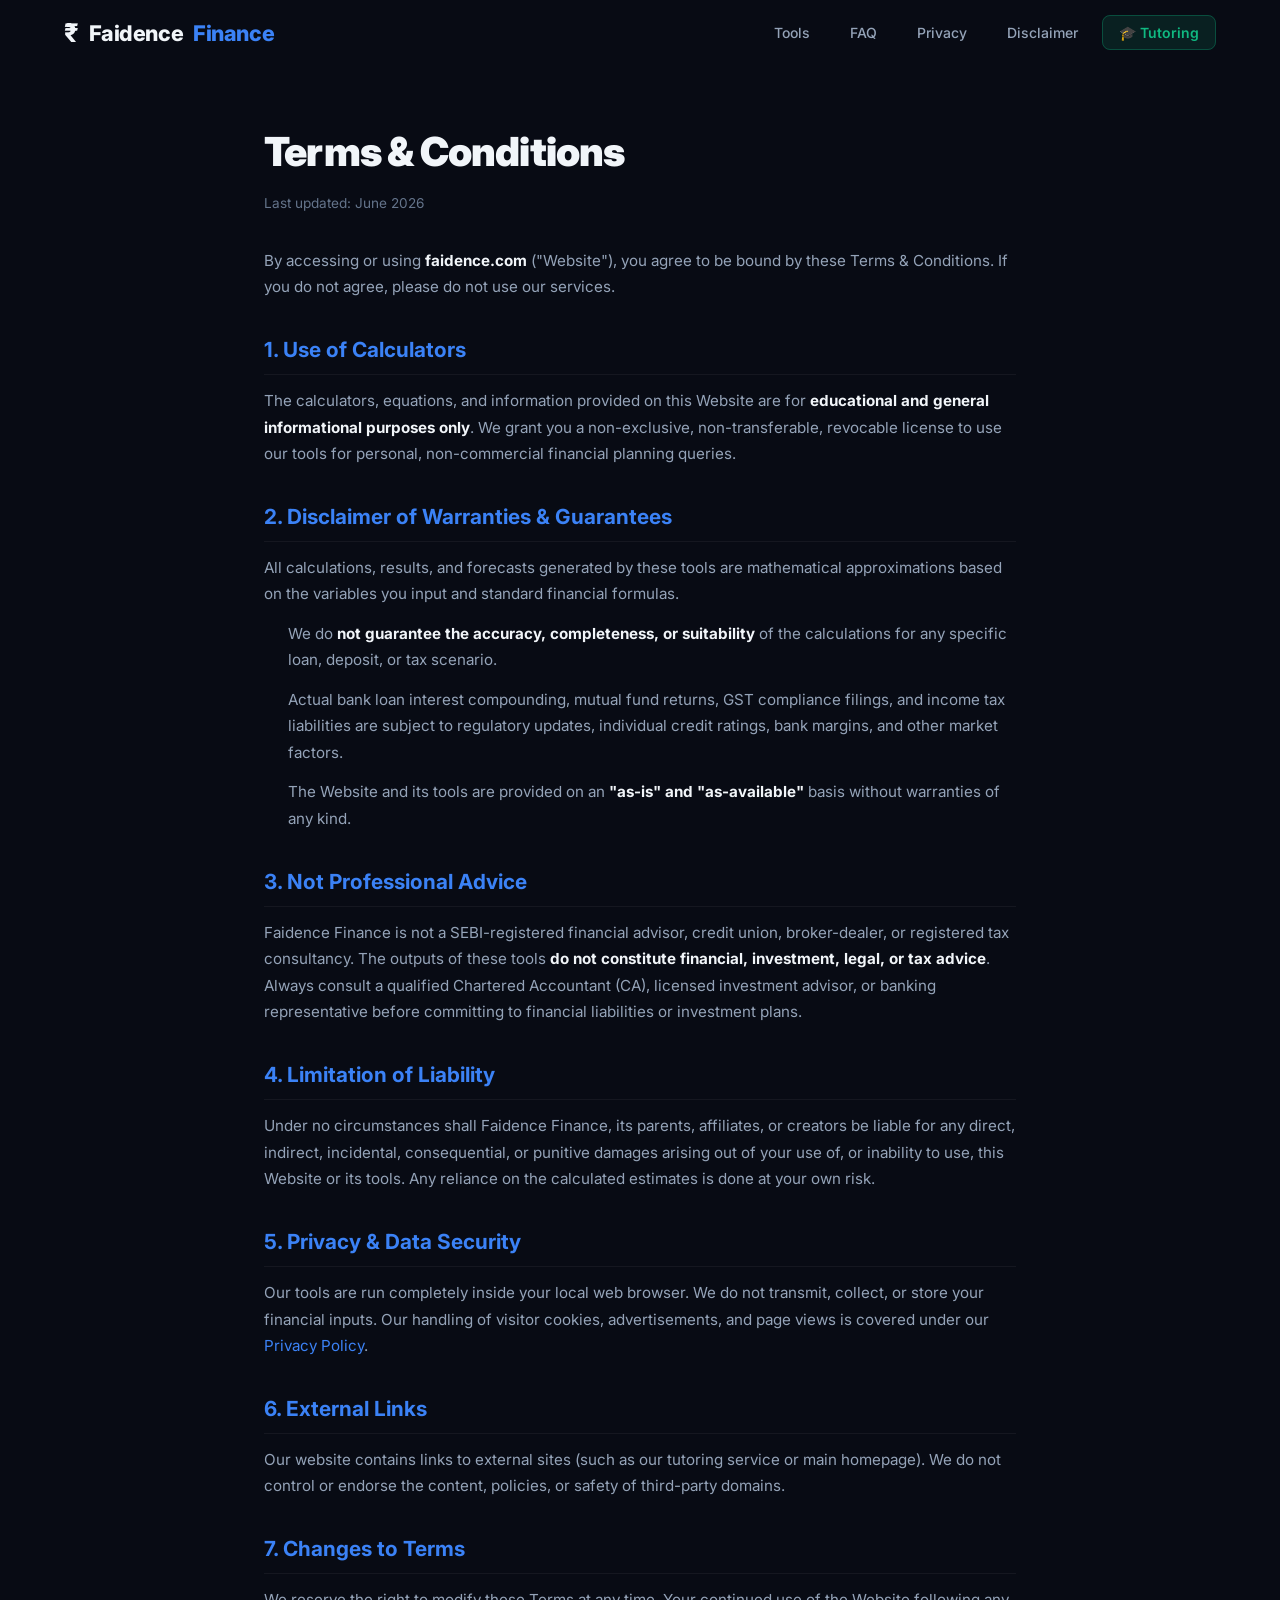
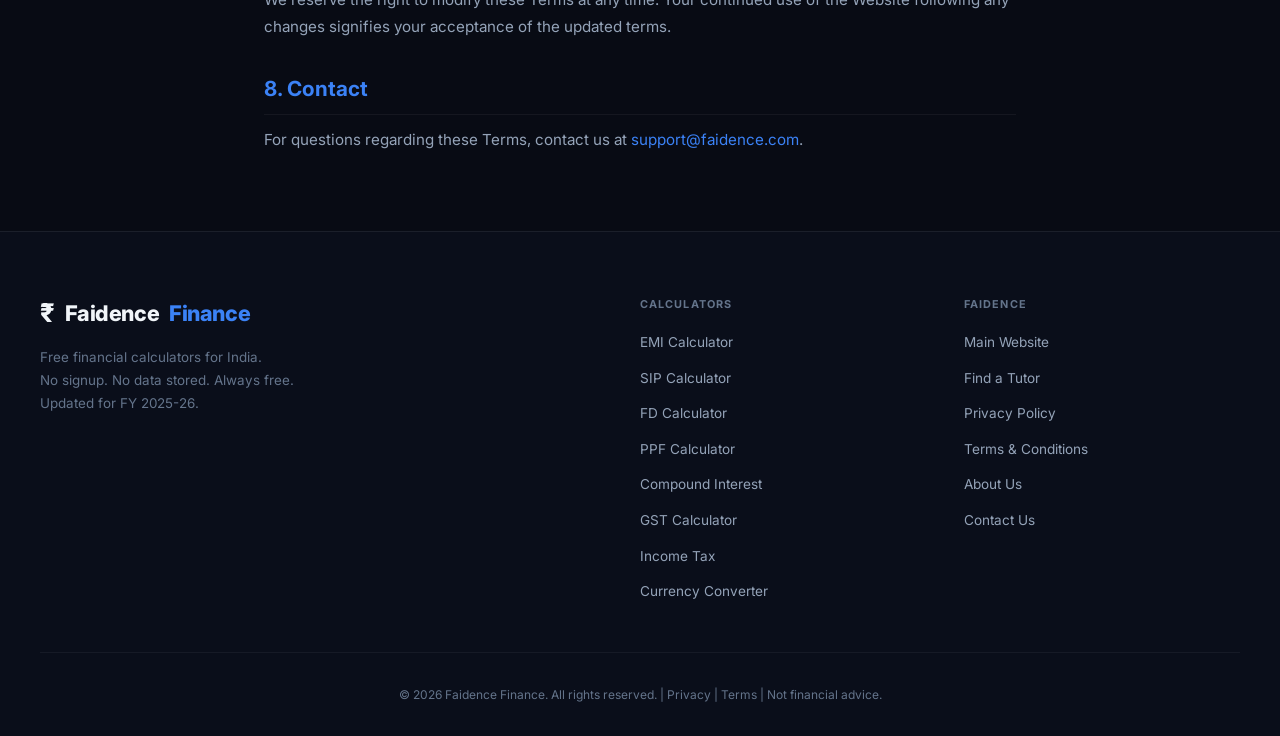
<file: terms.html>
<!DOCTYPE html>
<html lang="en">
<head>
  <meta charset="UTF-8" />
  <meta name="viewport" content="width=device-width, initial-scale=1.0" />
  <title>Terms & Conditions – Faidence Finance</title>
  <meta name="description" content="Terms of Service and Conditions of use for the free calculator utilities on Faidence Finance." />
  <link rel="canonical" href="https://finance.faidence.com/terms" />
  <link rel="preconnect" href="https://fonts.googleapis.com" />
  <link rel="preconnect" href="https://fonts.gstatic.com" crossorigin />
  <link href="https://fonts.googleapis.com/css2?family=Inter:wght@300;400;500;600;700;800;900&display=swap" rel="stylesheet" />
  <link rel="stylesheet" href="/style.css" />
</head>
<body>

  <!-- ════════════ NAVBAR ════════════ -->
  <nav class="navbar scrolled" id="navbar">
    <div class="nav-inner">
      <a href="/" class="logo" aria-label="Home"><span class="logo-icon">₹</span>Faidence <span class="logo-fin">Finance</span></a>
      <ul class="nav-links" id="nav-links">
        <li><a href="/#tools">Tools</a></li>
        <li><a href="/#faq">FAQ</a></li>
        <li><a href="/privacy">Privacy</a></li>
        <li><a href="/#disclaimer">Disclaimer</a></li>
        <li><a href="https://faidence.com/find-a-tutor/?from=finance" target="_blank" rel="noopener" class="nav-tutor-link">🎓 Tutoring</a></li>
      </ul>
      <button class="hamburger" id="hamburger" aria-label="Menu">☰</button>
    </div>
  </nav>

  <!-- ════════════ CONTENT AREA ════════════ -->
  <main class="info-page-wrap">
    <h1>Terms &amp; Conditions</h1>
    <p class="updated">Last updated: June 2026</p>

    <p>By accessing or using <strong>faidence.com</strong> ("Website"), you agree to be bound by these Terms &amp; Conditions. If you do not agree, please do not use our services.</p>

    <h2>1. Use of Calculators</h2>
    <p>The calculators, equations, and information provided on this Website are for <strong>educational and general informational purposes only</strong>. We grant you a non-exclusive, non-transferable, revocable license to use our tools for personal, non-commercial financial planning queries.</p>

    <h2>2. Disclaimer of Warranties &amp; Guarantees</h2>
    <p>All calculations, results, and forecasts generated by these tools are mathematical approximations based on the variables you input and standard financial formulas.
    <ul>
      <li>We do <strong>not guarantee the accuracy, completeness, or suitability</strong> of the calculations for any specific loan, deposit, or tax scenario.</li>
      <li>Actual bank loan interest compounding, mutual fund returns, GST compliance filings, and income tax liabilities are subject to regulatory updates, individual credit ratings, bank margins, and other market factors.</li>
      <li>The Website and its tools are provided on an <strong>"as-is" and "as-available"</strong> basis without warranties of any kind.</li>
    </ul>
    </p>

    <h2>3. Not Professional Advice</h2>
    <p>Faidence Finance is not a SEBI-registered financial advisor, credit union, broker-dealer, or registered tax consultancy. The outputs of these tools <strong>do not constitute financial, investment, legal, or tax advice</strong>. Always consult a qualified Chartered Accountant (CA), licensed investment advisor, or banking representative before committing to financial liabilities or investment plans.</p>

    <h2>4. Limitation of Liability</h2>
    <p>Under no circumstances shall Faidence Finance, its parents, affiliates, or creators be liable for any direct, indirect, incidental, consequential, or punitive damages arising out of your use of, or inability to use, this Website or its tools. Any reliance on the calculated estimates is done at your own risk.</p>

    <h2>5. Privacy &amp; Data Security</h2>
    <p>Our tools are run completely inside your local web browser. We do not transmit, collect, or store your financial inputs. Our handling of visitor cookies, advertisements, and page views is covered under our <a href="/privacy">Privacy Policy</a>.</p>

    <h2>6. External Links</h2>
    <p>Our website contains links to external sites (such as our tutoring service or main homepage). We do not control or endorse the content, policies, or safety of third-party domains.</p>

    <h2>7. Changes to Terms</h2>
    <p>We reserve the right to modify these Terms at any time. Your continued use of the Website following any changes signifies your acceptance of the updated terms.</p>

    <h2>8. Contact</h2>
    <p>For questions regarding these Terms, contact us at <a href="mailto:support@faidence.com">support@faidence.com</a>.</p>
  </main>

  <!-- ════════════ FOOTER ════════════ -->
  <footer class="footer">
    <div class="footer-inner">
      <div class="footer-brand">
        <a href="/" class="logo"><span class="logo-icon">₹</span>Faidence <span class="logo-fin">Finance</span></a>
        <p>Free financial calculators for India.<br>No signup. No data stored. Always free.<br>Updated for FY 2025-26.</p>
      </div>
      <div class="footer-links-group">
        <h4>Calculators</h4>
        <ul>
          <li><a href="/emi-calculator">EMI Calculator</a></li>
          <li><a href="/sip-calculator">SIP Calculator</a></li>
          <li><a href="/fd-calculator">FD Calculator</a></li>
          <li><a href="/ppf-calculator">PPF Calculator</a></li>
          <li><a href="/compound-interest-calculator">Compound Interest</a></li>
          <li><a href="/gst-calculator">GST Calculator</a></li>
          <li><a href="/income-tax-calculator">Income Tax</a></li>
          <li><a href="/currency-converter">Currency Converter</a></li>
        </ul>
      </div>
      <div class="footer-links-group">
        <h4>Faidence</h4>
        <ul>
          <li><a href="https://faidence.com" target="_blank" rel="noopener">Main Website</a></li>
          <li><a href="https://faidence.com/find-a-tutor/?from=finance" target="_blank" rel="noopener">Find a Tutor</a></li>
          <li><a href="/privacy">Privacy Policy</a></li>
          <li><a href="/terms">Terms &amp; Conditions</a></li>
          <li><a href="/about">About Us</a></li>
          <li><a href="/contact">Contact Us</a></li>
        </ul>
      </div>
    </div>
    <div class="footer-bottom">
      <p>&copy; 2026 Faidence Finance. All rights reserved. | <a href="/privacy">Privacy</a> | <a href="/terms">Terms</a> | Not financial advice.</p>
    </div>
  </footer>

  <script src="/app.js"></script>
</body>
</html>
</file>
<file: style.css>
/* ===========================
   finance.faidence.com
   Dark Premium Fintech Theme
   =========================== */

@import url('https://fonts.googleapis.com/css2?family=Inter:wght@400;500;600;700;800;900&display=swap');

/* ---------- 1. RESET & BASE ---------- */

*,
*::before,
*::after {
  margin: 0;
  padding: 0;
  box-sizing: border-box;
}

html {
  scroll-behavior: smooth;
  -webkit-text-size-adjust: 100%;
}

body {
  font-family: 'Inter', system-ui, -apple-system, sans-serif;
  background: #080b14;
  color: #f1f5f9;
  line-height: 1.6;
  -webkit-font-smoothing: antialiased;
  -moz-osx-font-smoothing: grayscale;
  overflow-x: hidden;
}

::-webkit-scrollbar {
  width: 6px;
}

::-webkit-scrollbar-track {
  background: #080b14;
}

::-webkit-scrollbar-thumb {
  background: rgba(255, 255, 255, 0.12);
  border-radius: 3px;
}

::-webkit-scrollbar-thumb:hover {
  background: rgba(255, 255, 255, 0.2);
}

img {
  max-width: 100%;
  display: block;
}

a {
  color: inherit;
  text-decoration: none;
}

ul {
  list-style: none;
}

button {
  font-family: inherit;
  cursor: pointer;
  border: none;
  background: none;
}

/* ---------- 2. NAVBAR ---------- */

.navbar {
  position: fixed;
  top: 0;
  left: 0;
  width: 100%;
  z-index: 1000;
  padding: 16px 0;
  background: transparent;
  transition: background 0.3s ease, box-shadow 0.3s ease, padding 0.3s ease;
}

.navbar.scrolled {
  background: rgba(8, 11, 20, 0.92);
  backdrop-filter: blur(16px);
  -webkit-backdrop-filter: blur(16px);
  box-shadow: 0 1px 0 rgba(255, 255, 255, 0.07);
  padding: 10px 0;
}

.nav-inner {
  max-width: 1200px;
  margin: 0 auto;
  padding: 0 24px;
  display: flex;
  align-items: center;
  justify-content: space-between;
}

.logo {
  display: flex;
  align-items: center;
  gap: 10px;
  font-size: 1.35rem;
  font-weight: 800;
  letter-spacing: -0.02em;
  color: #f1f5f9;
}

.logo-icon {
  font-size: 1.6rem;
  line-height: 1;
}

.logo-fin {
  color: #3b82f6;
}

.nav-links {
  display: flex;
  align-items: center;
  gap: 8px;
}

.nav-links a {
  padding: 8px 16px;
  font-size: 0.875rem;
  font-weight: 500;
  color: #94a3b8;
  border-radius: 8px;
  transition: color 0.2s ease, background 0.2s ease;
}

.nav-links a:hover,
.nav-links a.active {
  color: #f1f5f9;
  background: rgba(255, 255, 255, 0.06);
}

.hamburger {
  display: none;
  padding: 8px 12px;
  font-size: 1.3rem;
  color: #f1f5f9;
  border: 1px solid rgba(255, 255, 255, 0.12);
  border-radius: 8px;
  cursor: pointer;
  transition: border-color 0.2s ease;
}

.hamburger:hover {
  border-color: rgba(255, 255, 255, 0.25);
}

/* ---------- 3. HERO ---------- */

.hero {
  position: relative;
  min-height: 100vh;
  display: flex;
  align-items: center;
  padding: 120px 24px 80px;
  max-width: 1200px;
  margin: 0 auto;
  gap: 48px;
  overflow: hidden;
}

.hero-bg-grid {
  position: absolute;
  inset: 0;
  z-index: 0;
  background-image:
    linear-gradient(rgba(255, 255, 255, 0.03) 1px, transparent 1px),
    linear-gradient(90deg, rgba(255, 255, 255, 0.03) 1px, transparent 1px);
  background-size: 64px 64px;
  mask-image: radial-gradient(ellipse 70% 60% at 50% 40%, black 20%, transparent 70%);
  -webkit-mask-image: radial-gradient(ellipse 70% 60% at 50% 40%, black 20%, transparent 70%);
  pointer-events: none;
}

.hero-content {
  position: relative;
  z-index: 1;
  flex: 1;
  max-width: 600px;
}

.hero-badge {
  display: inline-flex;
  align-items: center;
  gap: 8px;
  padding: 6px 16px;
  font-size: 0.8rem;
  font-weight: 600;
  color: #3b82f6;
  background: rgba(59, 130, 246, 0.1);
  border: 1px solid rgba(59, 130, 246, 0.2);
  border-radius: 100px;
  margin-bottom: 24px;
  animation: fadeUp 0.6s ease both;
}

.hero h1 {
  font-size: clamp(2.2rem, 5vw, 3.4rem);
  font-weight: 900;
  line-height: 1.1;
  letter-spacing: -0.03em;
  margin-bottom: 20px;
  color: #f1f5f9;
  animation: fadeUp 0.6s ease 0.1s both;
}

.gradient-text {
  background: linear-gradient(135deg, #3b82f6, #10b981);
  -webkit-background-clip: text;
  -webkit-text-fill-color: transparent;
  background-clip: text;
}

.hero-sub {
  font-size: 1.05rem;
  color: #94a3b8;
  line-height: 1.7;
  margin-bottom: 32px;
  max-width: 520px;
  animation: fadeUp 0.6s ease 0.2s both;
}

.hero-stats {
  display: flex;
  align-items: center;
  gap: 24px;
  margin-bottom: 36px;
  animation: fadeUp 0.6s ease 0.3s both;
}

.stat {
  display: flex;
  flex-direction: column;
}

.stat-num {
  font-size: 1.5rem;
  font-weight: 800;
  color: #f1f5f9;
  letter-spacing: -0.02em;
}

.stat-label {
  font-size: 0.75rem;
  color: #64748b;
  font-weight: 500;
  text-transform: uppercase;
  letter-spacing: 0.04em;
}

.stat-divider {
  width: 1px;
  height: 36px;
  background: rgba(255, 255, 255, 0.1);
}

.btn-primary {
  display: inline-flex;
  align-items: center;
  gap: 8px;
  padding: 14px 32px;
  font-size: 0.95rem;
  font-weight: 700;
  color: #fff;
  background: linear-gradient(135deg, #3b82f6, #2563eb);
  border: none;
  border-radius: 12px;
  cursor: pointer;
  transition: transform 0.2s ease, box-shadow 0.2s ease;
  box-shadow: 0 4px 24px rgba(59, 130, 246, 0.35);
  animation: fadeUp 0.6s ease 0.4s both;
}

.btn-primary:hover {
  transform: translateY(-2px);
  box-shadow: 0 8px 32px rgba(59, 130, 246, 0.5);
}

.btn-primary:active {
  transform: translateY(0);
}

.hero-cards {
  position: relative;
  z-index: 1;
  flex: 1;
  min-height: 380px;
  display: flex;
  align-items: center;
  justify-content: center;
}

.floating-card {
  position: absolute;
  background: #111827;
  border: 1px solid rgba(255, 255, 255, 0.07);
  border-radius: 14px;
  padding: 20px 24px;
  box-shadow: 0 8px 32px rgba(0, 0, 0, 0.5);
  animation: float 5s ease-in-out infinite;
  min-width: 200px;
}

.floating-card:nth-child(1) {
  top: 10%;
  left: 5%;
  animation-delay: 0s;
}

.floating-card:nth-child(2) {
  top: 40%;
  right: 5%;
  animation-delay: 1.2s;
}

.floating-card:nth-child(3) {
  bottom: 10%;
  left: 15%;
  animation-delay: 2.4s;
}

.fc-label {
  font-size: 0.72rem;
  font-weight: 600;
  text-transform: uppercase;
  letter-spacing: 0.06em;
  color: #64748b;
  margin-bottom: 6px;
}

.fc-value {
  font-size: 1.5rem;
  font-weight: 800;
  color: #f1f5f9;
  letter-spacing: -0.02em;
}

.fc-sub {
  font-size: 0.78rem;
  color: #10b981;
  font-weight: 600;
  margin-top: 4px;
}

/* ---------- 4. TOOL NAVIGATION GRID ---------- */

.tool-nav {
  max-width: 1200px;
  margin: 0 auto;
  padding: 0 24px 48px;
}

.tool-grid {
  display: grid;
  grid-template-columns: repeat(4, 1fr);
  gap: 16px;
}

.tool-card {
  background: #0d1220;
  border: 1px solid rgba(255, 255, 255, 0.07);
  border-radius: 14px;
  padding: 24px;
  cursor: pointer;
  transition: transform 0.2s ease, border-color 0.2s ease, box-shadow 0.2s ease;
  display: flex;
  flex-direction: column;
  gap: 12px;
}

.tool-card:hover {
  transform: translateY(-4px);
  border-color: rgba(255, 255, 255, 0.15);
  box-shadow: 0 8px 32px rgba(0, 0, 0, 0.4);
}

.tool-card.active {
  border-color: rgba(59, 130, 246, 0.5);
  box-shadow: 0 0 20px rgba(59, 130, 246, 0.12), 0 8px 32px rgba(0, 0, 0, 0.4);
  background: #111827;
}

.tool-icon {
  font-size: 2.5rem;
  line-height: 1;
}

.tool-name {
  font-size: 0.95rem;
  font-weight: 700;
  color: #f1f5f9;
}

.tool-desc {
  font-size: 0.78rem;
  color: #64748b;
  line-height: 1.5;
}

/* ---------- 5. AD WRAPPER ---------- */

.ad-wrapper {
  max-width: 1200px;
  margin: 0 auto 40px;
  padding: 0 24px;
  text-align: center;
}

.ad-label {
  font-size: 0.65rem;
  color: #64748b;
  text-transform: uppercase;
  letter-spacing: 0.1em;
  margin-bottom: 8px;
}

/* ---------- 6. SECTION HEADER ---------- */

.section-header {
  text-align: center;
  margin-bottom: 48px;
}

.section-header h2 {
  font-size: clamp(1.6rem, 3vw, 2.2rem);
  font-weight: 800;
  letter-spacing: -0.02em;
  color: #f1f5f9;
  margin-bottom: 12px;
}

.section-header p {
  font-size: 1rem;
  color: #94a3b8;
  max-width: 520px;
  margin: 0 auto;
}

/* ---------- 7. CALCULATOR SECTION ---------- */

.calculators-section {
  max-width: 1200px;
  margin: 0 auto;
  padding: 0 24px 64px;
}

.calc-panel {
  display: none;
}

.calc-panel.active {
  display: block;
  animation: fadeUp 0.4s ease both;
}

.calc-grid {
  display: grid;
  grid-template-columns: 1fr 1fr;
  gap: 32px;
  align-items: start;
}

/* -- Inputs -- */

.calc-inputs {
  background: #0d1220;
  border: 1px solid rgba(255, 255, 255, 0.07);
  border-radius: 14px;
  padding: 32px;
}

.calc-title {
  font-size: 1.35rem;
  font-weight: 800;
  color: #f1f5f9;
  margin-bottom: 6px;
  letter-spacing: -0.01em;
}

.calc-desc {
  font-size: 0.85rem;
  color: #64748b;
  margin-bottom: 28px;
  line-height: 1.5;
}

.input-group {
  margin-bottom: 22px;
}

.input-group label {
  display: block;
  font-size: 0.7rem;
  font-weight: 700;
  text-transform: uppercase;
  letter-spacing: 0.08em;
  color: #94a3b8;
  margin-bottom: 8px;
}

.input-group input[type="number"],
.input-group input[type="text"] {
  width: 100%;
  padding: 12px 16px;
  font-size: 0.95rem;
  font-family: 'Inter', sans-serif;
  font-weight: 600;
  color: #f1f5f9;
  background: #111827;
  border: 1px solid rgba(255, 255, 255, 0.1);
  border-radius: 8px;
  outline: none;
  transition: border-color 0.2s ease, box-shadow 0.2s ease;
  -moz-appearance: textfield;
}

.input-group input[type="number"]::-webkit-inner-spin-button,
.input-group input[type="number"]::-webkit-outer-spin-button {
  -webkit-appearance: none;
  margin: 0;
}

.input-group input[type="number"]:focus,
.input-group input[type="text"]:focus {
  border-color: #3b82f6;
  box-shadow: 0 0 0 3px rgba(59, 130, 246, 0.15);
}

.select-input {
  width: 100%;
  padding: 12px 16px;
  font-size: 0.95rem;
  font-family: 'Inter', sans-serif;
  font-weight: 600;
  color: #f1f5f9;
  background: #111827;
  border: 1px solid rgba(255, 255, 255, 0.1);
  border-radius: 8px;
  outline: none;
  cursor: pointer;
  appearance: none;
  -webkit-appearance: none;
  background-image: url("data:image/svg+xml,%3Csvg xmlns='http://www.w3.org/2000/svg' width='12' height='8' viewBox='0 0 12 8'%3E%3Cpath fill='%2394a3b8' d='M1.41 0L6 4.58 10.59 0 12 1.41l-6 6-6-6z'/%3E%3C/svg%3E");
  background-repeat: no-repeat;
  background-position: right 16px center;
  padding-right: 40px;
  transition: border-color 0.2s ease, box-shadow 0.2s ease;
}

.select-input:focus {
  border-color: #3b82f6;
  box-shadow: 0 0 0 3px rgba(59, 130, 246, 0.15);
}

.select-input option {
  background: #111827;
  color: #f1f5f9;
}

/* Slider / Range */

.slider {
  width: 100%;
  -webkit-appearance: none;
  appearance: none;
  height: 6px;
  background: #1a2236;
  border-radius: 3px;
  outline: none;
  cursor: pointer;
  accent-color: #3b82f6;
}

.slider::-webkit-slider-thumb {
  -webkit-appearance: none;
  width: 20px;
  height: 20px;
  background: #3b82f6;
  border-radius: 50%;
  border: 3px solid #080b14;
  cursor: pointer;
  box-shadow: 0 0 8px rgba(59, 130, 246, 0.4);
  transition: transform 0.15s ease;
}

.slider::-webkit-slider-thumb:hover {
  transform: scale(1.15);
}

.slider::-moz-range-thumb {
  width: 20px;
  height: 20px;
  background: #3b82f6;
  border-radius: 50%;
  border: 3px solid #080b14;
  cursor: pointer;
  box-shadow: 0 0 8px rgba(59, 130, 246, 0.4);
}

.range-labels {
  display: flex;
  justify-content: space-between;
  margin-top: 6px;
}

.range-labels span {
  font-size: 0.7rem;
  color: #64748b;
  font-weight: 500;
}

/* Live value badge shown next to slider */
.live-val {
  display: inline-block;
  font-size: 0.82rem;
  font-weight: 700;
  color: #3b82f6;
  background: rgba(59, 130, 246, 0.1);
  border: 1px solid rgba(59, 130, 246, 0.2);
  border-radius: 6px;
  padding: 2px 8px;
  margin-top: 6px;
  float: right;
}

/* Radio */

.radio-group {
  display: flex;
  gap: 16px;
  flex-wrap: wrap;
}

.radio-label {
  display: flex;
  align-items: center;
  gap: 8px;
  font-size: 0.88rem;
  font-weight: 500;
  color: #94a3b8;
  cursor: pointer;
  padding: 8px 16px;
  border: 1px solid rgba(255, 255, 255, 0.07);
  border-radius: 8px;
  transition: border-color 0.2s ease, color 0.2s ease, background 0.2s ease;
}

.radio-label:hover {
  border-color: rgba(255, 255, 255, 0.15);
  color: #f1f5f9;
}

.radio-label input[type="radio"] {
  accent-color: #3b82f6;
  width: 16px;
  height: 16px;
  cursor: pointer;
}

.radio-label:has(input:checked) {
  border-color: rgba(59, 130, 246, 0.4);
  background: rgba(59, 130, 246, 0.06);
  color: #f1f5f9;
}

/* -- Results -- */

.calc-results {
  position: sticky;
  top: 100px;
}

.result-card {
  background: #0d1220;
  border: 1px solid rgba(255, 255, 255, 0.07);
  border-radius: 14px;
  padding: 32px;
}

.result-main {
  display: flex;
  flex-direction: column;
  gap: 6px;
  border-bottom: 1px solid rgba(255, 255, 255, 0.07);
  padding-bottom: 24px;
  margin-bottom: 24px;
}

.result-label {
  display: block;
  font-size: 0.7rem;
  font-weight: 700;
  text-transform: uppercase;
  letter-spacing: 0.08em;
  color: #94a3b8;
}

.result-value {
  font-size: 2.6rem;
  font-weight: 900;
  letter-spacing: -0.03em;
  color: #10b981;
  line-height: 1.2;
  display: block;
}

.result-breakdown {
  display: flex;
  flex-direction: column;
  gap: 14px;
}

.rb-item {
  display: flex;
  align-items: center;
  gap: 12px;
}

.rb-dot,
.leg-dot {
  width: 10px;
  height: 10px;
  border-radius: 50%;
  flex-shrink: 0;
}

.dot-principal {
  background: #3b82f6;
}

.dot-interest {
  background: #10b981;
}

.dot-total {
  background: #f59e0b;
}

.rb-label {
  flex: 1;
  font-size: 0.85rem;
  color: #94a3b8;
}

.rb-val {
  font-size: 0.95rem;
  font-weight: 700;
  color: #f1f5f9;
}

.total-row {
  padding-top: 14px;
  border-top: 1px solid rgba(255, 255, 255, 0.07);
  margin-top: 4px;
}

.total-row .rb-val {
  color: #10b981;
}

.donut-wrap {
  display: flex;
  flex-direction: column;
  align-items: center;
  gap: 20px;
  margin-top: 28px;
}

.donut-wrap canvas {
  max-width: 200px;
  max-height: 200px;
}

.donut-legend {
  display: flex;
  flex-wrap: wrap;
  justify-content: center;
  gap: 16px;
}

.leg-item {
  display: flex;
  align-items: center;
  gap: 8px;
  font-size: 0.78rem;
  color: #94a3b8;
  font-weight: 500;
}

/* ---------- 8. GST SPECIFIC ---------- */

.gst-result-card {
  background: #0d1220;
  border: 1px solid rgba(255, 255, 255, 0.07);
  border-radius: 14px;
  padding: 0;
  display: flex;
  flex-direction: column;
  overflow: hidden;
}

.gst-row {
  display: flex;
  justify-content: space-between;
  align-items: center;
  padding: 16px 24px;
  border-bottom: 1px solid rgba(255, 255, 255, 0.05);
  font-size: 0.9rem;
}

.gst-row:last-child {
  border-bottom: none;
}

.gst-row span:first-child {
  color: #94a3b8;
}

.gst-row span:last-child {
  font-weight: 700;
  color: #f1f5f9;
}

.accent-row {
  background: rgba(59, 130, 246, 0.06);
}

.accent-row span:last-child {
  color: #3b82f6;
}

.total-gst-row {
  background: rgba(16, 185, 129, 0.08);
}

.total-gst-row span:first-child {
  color: #10b981;
  font-weight: 700;
}

.total-gst-row span:last-child {
  color: #10b981;
  font-weight: 800;
  font-size: 1.05rem;
}

/* ---------- 9. TAX SPECIFIC ---------- */

.tax-comparison {
  display: grid;
  grid-template-columns: 1fr 1fr;
  gap: 24px;
}

.tax-col {
  background: #0d1220;
  border: 1px solid rgba(255, 255, 255, 0.07);
  border-radius: 14px;
  overflow: hidden;
}

.tax-header {
  padding: 20px 24px;
  font-weight: 700;
  font-size: 1rem;
  border-bottom: 1px solid rgba(255, 255, 255, 0.07);
}

.tax-header.new-regime {
  background: rgba(59, 130, 246, 0.08);
  color: #3b82f6;
}

.tax-header.old-regime {
  background: rgba(245, 158, 11, 0.08);
  color: #f59e0b;
}

.tax-slab-table {
  width: 100%;
  border-collapse: collapse;
}

.tax-slab-table th,
.tax-slab-table td {
  padding: 12px 20px;
  text-align: left;
  font-size: 0.82rem;
  border-bottom: 1px solid rgba(255, 255, 255, 0.05);
}

.tax-slab-table th {
  font-weight: 700;
  color: #94a3b8;
  text-transform: uppercase;
  letter-spacing: 0.06em;
  font-size: 0.68rem;
}

.tax-slab-table td {
  color: #f1f5f9;
  font-weight: 500;
}

.tax-slab-table tr:last-child td {
  border-bottom: none;
}

.tax-final {
  padding: 20px 24px;
  border-top: 1px solid rgba(255, 255, 255, 0.07);
  display: flex;
  justify-content: space-between;
  align-items: center;
}

.tax-final span:first-child {
  font-size: 0.8rem;
  font-weight: 700;
  text-transform: uppercase;
  letter-spacing: 0.06em;
  color: #94a3b8;
}

.tax-final span:last-child {
  font-size: 1.5rem;
  font-weight: 900;
  background: linear-gradient(135deg, #3b82f6, #10b981);
  -webkit-background-clip: text;
  -webkit-text-fill-color: transparent;
  background-clip: text;
}

/* ---------- 10. CURRENCY SPECIFIC ---------- */

.forex-result-box {
  text-align: center;
  padding: 40px 24px;
}

.forex-result-box .result-value {
  font-size: 2.8rem;
}

.forex-rate-info {
  font-size: 0.82rem;
  color: #64748b;
  margin-top: 12px;
}

.forex-swap-btn {
  display: inline-flex;
  align-items: center;
  gap: 6px;
  margin-top: 16px;
  padding: 8px 20px;
  font-size: 0.82rem;
  font-weight: 600;
  color: #94a3b8;
  background: transparent;
  border: 1px solid rgba(255, 255, 255, 0.12);
  border-radius: 8px;
  cursor: pointer;
  transition: border-color 0.2s ease, color 0.2s ease, background 0.2s ease;
}

.forex-swap-btn:hover {
  border-color: rgba(255, 255, 255, 0.25);
  color: #f1f5f9;
  background: rgba(255, 255, 255, 0.04);
}

/* ---------- 11. FAQ SECTION ---------- */

.faq-section {
  max-width: 1200px;
  margin: 0 auto;
  padding: 64px 24px;
}

.faq-grid {
  display: grid;
  grid-template-columns: 1fr 1fr;
  gap: 20px;
}

.faq-item {
  background: #0d1220;
  border: 1px solid rgba(255, 255, 255, 0.07);
  border-radius: 14px;
  padding: 24px 28px;
  transition: border-color 0.2s ease, transform 0.2s ease;
}

.faq-item:hover {
  border-color: rgba(255, 255, 255, 0.12);
  transform: translateY(-2px);
}

.faq-item h3 {
  font-size: 0.92rem;
  font-weight: 700;
  color: #f1f5f9;
  margin-bottom: 10px;
  line-height: 1.4;
}

.faq-item p {
  font-size: 0.84rem;
  color: #94a3b8;
  line-height: 1.65;
}

/* ---------- 12. TUTOR CARD ---------- */

.tutor-card {
  max-width: 1200px;
  margin: 0 auto 48px;
  padding: 0 24px;
}

.tutor-card > div,
.tutor-card-inner {
  display: flex;
  align-items: center;
  gap: 24px;
  padding: 28px 32px;
  background: #0d1220;
  border: 1px solid transparent;
  border-radius: 14px;
  background-image: linear-gradient(#0d1220, #0d1220),
    linear-gradient(135deg, #10b981, #059669);
  background-origin: border-box;
  background-clip: padding-box, border-box;
}

.tutor-card-text h3 {
  font-size: 1rem;
  font-weight: 700;
  color: #f1f5f9;
  margin-bottom: 6px;
}

.tutor-card-text p {
  font-size: 0.84rem;
  color: #94a3b8;
  line-height: 1.5;
}

.tutor-card a,
.tutor-card button {
  display: inline-flex;
  align-items: center;
  gap: 6px;
  padding: 10px 24px;
  font-size: 0.85rem;
  font-weight: 700;
  color: #fff;
  background: linear-gradient(135deg, #10b981, #059669);
  border: none;
  border-radius: 8px;
  white-space: nowrap;
  transition: transform 0.2s ease, box-shadow 0.2s ease;
  flex-shrink: 0;
}

.tutor-card a:hover,
.tutor-card button:hover {
  transform: translateY(-2px);
  box-shadow: 0 4px 20px rgba(16, 185, 129, 0.3);
}

/* ---------- 13. DISCLAIMER ---------- */

.disclaimer {
  max-width: 1200px;
  margin: 0 auto;
  padding: 0 24px 64px;
}

.disclaimer-inner {
  display: flex;
  align-items: flex-start;
  gap: 16px;
  padding: 24px 28px;
  background: rgba(245, 158, 11, 0.05);
  border: 1px solid rgba(245, 158, 11, 0.15);
  border-radius: 14px;
}

.disclaimer-icon {
  font-size: 1.5rem;
  flex-shrink: 0;
  line-height: 1;
}

.disclaimer-text h3 {
  font-size: 0.9rem;
  font-weight: 700;
  color: #f59e0b;
  margin-bottom: 6px;
}

.disclaimer-text p {
  font-size: 0.78rem;
  color: #94a3b8;
  line-height: 1.6;
}

/* ---------- 14. FOOTER ---------- */

.footer {
  border-top: 1px solid rgba(255, 255, 255, 0.07);
  background: #0a0e1a;
  padding: 64px 24px 32px;
}

.footer-inner {
  max-width: 1200px;
  margin: 0 auto;
  display: grid;
  grid-template-columns: 2fr 1fr 1fr;
  gap: 48px;
  margin-bottom: 48px;
}

.footer-brand p {
  font-size: 0.84rem;
  color: #64748b;
  line-height: 1.7;
  margin-top: 16px;
  max-width: 320px;
}

.footer-links-group h4 {
  font-size: 0.68rem;
  font-weight: 700;
  text-transform: uppercase;
  letter-spacing: 0.1em;
  color: #64748b;
  margin-bottom: 16px;
}

.footer-links-group ul {
  display: flex;
  flex-direction: column;
  gap: 10px;
}

.footer-links-group li a {
  font-size: 0.85rem;
  color: #94a3b8;
  transition: color 0.2s ease;
}

.footer-links-group li a:hover {
  color: #f1f5f9;
}

.footer-bottom {
  max-width: 1200px;
  margin: 0 auto;
  text-align: center;
  padding-top: 32px;
  border-top: 1px solid rgba(255, 255, 255, 0.05);
  font-size: 0.75rem;
  color: #64748b;
}

/* ---------- 15. ANIMATIONS ---------- */

@keyframes fadeUp {
  0% {
    opacity: 0;
    transform: translateY(24px);
  }
  100% {
    opacity: 1;
    transform: translateY(0);
  }
}

@keyframes float {
  0%,
  100% {
    transform: translateY(0);
  }
  50% {
    transform: translateY(-12px);
  }
}

/* Animation delays on hero elements */
.hero-badge  { animation-delay: 0.6s; }
.hero h1     { animation-delay: 0.7s; }
.hero-sub    { animation-delay: 0.8s; }
.hero-stats  { animation-delay: 0.9s; }
.hero .btn-primary { animation-delay: 1s; }

/* ---------- 16. RESPONSIVE ---------- */

/* ---- Tablet landscape ---- */
@media (max-width: 1024px) {
  .hero {
    flex-direction: column;
    text-align: center;
    min-height: auto;
    padding-top: 100px;
    padding-bottom: 60px;
  }

  .hero-content {
    max-width: 100%;
    display: flex;
    flex-direction: column;
    align-items: center;
  }

  .hero-sub {
    max-width: 520px;
  }

  .hero-stats {
    justify-content: center;
  }

  .hero-cards {
    min-height: 300px;
    width: 100%;
  }

  .tool-grid {
    grid-template-columns: repeat(3, 1fr);
  }

  .footer-inner {
    grid-template-columns: 1fr 1fr;
  }

  .footer-brand {
    grid-column: 1 / -1;
  }
}

/* ---- Tablet portrait ---- */
@media (max-width: 768px) {
  .nav-links {
    position: fixed;
    top: 0;
    right: -100%;
    width: 280px;
    height: 100vh;
    background: #0d1220;
    flex-direction: column;
    align-items: flex-start;
    padding: 80px 24px 24px;
    gap: 4px;
    transition: right 0.3s ease;
    box-shadow: -8px 0 32px rgba(0, 0, 0, 0.5);
    border-left: 1px solid rgba(255, 255, 255, 0.07);
    z-index: 999;
  }

  .nav-links.open {
    right: 0;
  }

  .nav-links a {
    width: 100%;
    padding: 12px 16px;
    font-size: 0.95rem;
    border-radius: 8px;
  }

  .hamburger {
    display: flex;
    z-index: 1001;
  }

  .calc-grid {
    grid-template-columns: 1fr;
  }

  .calc-results {
    position: static;
  }

  .tool-grid {
    grid-template-columns: repeat(2, 1fr);
  }

  .faq-grid {
    grid-template-columns: 1fr;
  }

  .tax-comparison {
    grid-template-columns: 1fr;
  }

  .footer-inner {
    grid-template-columns: 1fr;
    gap: 32px;
  }

  .tutor-card > div,
  .tutor-card-inner {
    flex-direction: column;
    text-align: center;
  }
}

/* ---- Mobile ---- */
@media (max-width: 480px) {
  .hero h1 {
    font-size: 1.8rem;
  }

  .hero-stats {
    flex-wrap: wrap;
    gap: 16px;
  }

  .stat-num {
    font-size: 1.2rem;
  }

  .result-value {
    font-size: 1.8rem;
  }

  .hero-cards {
    display: none;
  }

  .tool-grid {
    grid-template-columns: repeat(2, 1fr);
    gap: 10px;
  }

  .tool-card {
    padding: 16px;
  }

  .tool-icon {
    font-size: 2rem;
  }

  .tool-name {
    font-size: 0.82rem;
  }

  .tool-desc {
    font-size: 0.72rem;
  }

  .calc-inputs {
    padding: 24px 20px;
  }

  .result-card {
    padding: 24px 20px;
  }

  .btn-primary {
    width: 100%;
    justify-content: center;
  }

  .disclaimer-inner {
    flex-direction: column;
  }
}

/* ---------- ADDITIONAL MISSING STYLES ---------- */

.ppf-rate-display {
  padding: 12px 16px;
  background: rgba(16, 185, 129, 0.08);
  border: 1px solid rgba(16, 185, 129, 0.2);
  border-radius: 8px;
  color: #10b981;
  font-size: 0.9rem;
  font-weight: 600;
}

.input-note {
  font-size: 0.75rem;
  color: #64748b;
  margin-top: 6px;
  line-height: 1.5;
}

.calc-grid-tax {
  display: grid;
  grid-template-columns: 1fr 1fr;
  gap: 32px;
  align-items: start;
}

.tax-body {
  padding: 0;
}

.tax-row {
  display: flex;
  justify-content: space-between;
  align-items: center;
  padding: 12px 20px;
  font-size: 0.88rem;
  border-bottom: 1px solid rgba(255, 255, 255, 0.05);
}

.tax-row span:first-child {
  color: #94a3b8;
}

.tax-row span:last-child {
  font-weight: 700;
  color: #f1f5f9;
}

.tax-savings {
  margin-top: 16px;
  padding: 16px 24px;
  background: rgba(16, 185, 129, 0.08);
  border: 1px solid rgba(16, 185, 129, 0.2);
  border-radius: 12px;
  text-align: center;
  font-size: 1.05rem;
  font-weight: 700;
  color: #10b981;
}

.nav-tutor-link {
  background: rgba(16, 185, 129, 0.12) !important;
  border: 1px solid rgba(16, 185, 129, 0.3) !important;
  color: #10b981 !important;
  border-radius: 8px !important;
  font-weight: 600 !important;
}

.nav-tutor-link:hover {
  background: rgba(16, 185, 129, 0.2) !important;
  color: #34d399 !important;
}

.tutor-section {
  max-width: 1200px;
  margin: 0 auto;
  padding: 0 24px 48px;
}

.btn-tutor-cta {
  display: inline-flex;
  align-items: center;
  gap: 8px;
  padding: 12px 28px;
  font-size: 0.9rem;
  font-weight: 700;
  color: #fff;
  background: linear-gradient(135deg, #10b981, #059669);
  border-radius: 10px;
  transition: transform 0.2s ease, box-shadow 0.2s ease;
  box-shadow: 0 4px 16px rgba(16, 185, 129, 0.3);
  white-space: nowrap;
}

.btn-tutor-cta:hover {
  transform: translateY(-2px);
  box-shadow: 0 8px 24px rgba(16, 185, 129, 0.4);
}

.forex-result-card {
  background: #0d1220;
  border: 1px solid rgba(255, 255, 255, 0.07);
  border-radius: 14px;
  padding: 32px;
  display: flex;
  flex-direction: column;
  align-items: center;
  gap: 24px;
}

/* Live rate status bar */
.forex-rate-status {
  display: flex;
  align-items: center;
  gap: 8px;
  font-size: 0.75rem;
  color: #64748b;
  font-weight: 500;
  width: 100%;
}

.forex-status-dot {
  width: 8px;
  height: 8px;
  border-radius: 50%;
  background: #64748b;
  flex-shrink: 0;
  transition: background 0.3s ease;
}

.forex-status-dot.live {
  background: #10b981;
  box-shadow: 0 0 6px rgba(16, 185, 129, 0.5);
  animation: pulse-dot 2s ease-in-out infinite;
}

.forex-status-dot.error {
  background: #f59e0b;
}

@keyframes pulse-dot {
  0%, 100% { opacity: 1; }
  50% { opacity: 0.4; }
}

.forex-from-label {
  font-size: 1.1rem;
  font-weight: 600;
  color: #94a3b8;
}

.forex-equals {
  font-size: 1.4rem;
  color: #64748b;
  font-weight: 300;
}

.forex-to-value {
  font-size: 2.4rem;
  font-weight: 900;
  letter-spacing: -0.03em;
  color: #10b981;
}

.forex-disclaimer {
  font-size: 0.75rem;
  color: #f59e0b;
  text-align: center;
  padding: 10px 16px;
  background: rgba(245, 158, 11, 0.06);
  border-radius: 8px;
  border: 1px solid rgba(245, 158, 11, 0.15);
}

.forex-swap-wrap {
  display: flex;
  justify-content: center;
  margin: 8px 0;
}

@media (max-width: 768px) {
  .calc-grid-tax {
    grid-template-columns: 1fr;
  }
  
  .forex-to-value {
    font-size: 1.8rem;
  }
}

/* ===========================
   14. MULTI-PAGE & SIDEBAR LAYOUTS
   =========================== */

.calc-layout-container {
  max-width: 1200px;
  margin: 40px auto 48px;
  padding: 0 24px;
  display: grid;
  grid-template-columns: 1fr;
  gap: 32px;
}

@media (min-width: 992px) {
  .calc-layout-container {
    grid-template-columns: 2.2fr 1fr;
    align-items: start;
  }
}

.calc-main-col {
  display: flex;
  flex-direction: column;
  gap: 32px;
}

.calc-sidebar-col {
  display: flex;
  flex-direction: column;
  gap: 32px;
  position: -webkit-sticky;
  position: sticky;
  top: 90px;
}

/* Dedicated Guide styling */
.calc-guide-content {
  background: #0d1220;
  border: 1px solid rgba(255, 255, 255, 0.07);
  border-radius: 14px;
  padding: 32px;
}

.calc-guide-content h2 {
  font-size: 1.5rem;
  font-weight: 800;
  color: #f1f5f9;
  margin-bottom: 20px;
  border-bottom: 1px solid rgba(255, 255, 255, 0.07);
  padding-bottom: 12px;
}

.calc-guide-content h3 {
  font-size: 1.15rem;
  font-weight: 700;
  color: #3b82f6;
  margin-top: 24px;
  margin-bottom: 10px;
}

.calc-guide-content p {
  font-size: 0.92rem;
  color: #94a3b8;
  line-height: 1.7;
  margin-bottom: 16px;
}

.calc-guide-content ul, .calc-guide-content ol {
  margin-bottom: 16px;
  padding-left: 20px;
  color: #94a3b8;
  font-size: 0.92rem;
}

.calc-guide-content li {
  margin-bottom: 8px;
}

.calc-guide-content blockquote {
  background: rgba(59, 130, 246, 0.05);
  border-left: 4px solid #3b82f6;
  padding: 16px 20px;
  border-radius: 4px;
  margin: 20px 0;
}

.calc-guide-content blockquote p {
  margin: 0;
  font-style: italic;
  color: #f1f5f9;
}

/* Ad wrapper styles for strategic placements */
.ad-slot-above-fold {
  margin: 0 0 24px 0;
  padding: 12px;
  background: rgba(255, 255, 255, 0.01);
  border: 1px dashed rgba(255, 255, 255, 0.08);
  border-radius: 8px;
  text-align: center;
  display: flex;
  flex-direction: column;
  align-items: center;
  gap: 6px;
}

.ad-slot-results-adjacent {
  margin: 24px 0;
  padding: 12px;
  background: rgba(255, 255, 255, 0.01);
  border: 1px dashed rgba(255, 255, 255, 0.08);
  border-radius: 8px;
  text-align: center;
  display: flex;
  flex-direction: column;
  align-items: center;
  gap: 6px;
}

.ad-slot-sidebar {
  padding: 20px;
  background: rgba(255, 255, 255, 0.01);
  border: 1px dashed rgba(255, 255, 255, 0.08);
  border-radius: 8px;
  text-align: center;
  display: flex;
  flex-direction: column;
  align-items: center;
  gap: 10px;
  min-height: 250px;
  justify-content: center;
}

.ad-tag-label {
  font-size: 0.65rem;
  text-transform: uppercase;
  letter-spacing: 0.1em;
  color: #64748b;
  font-weight: 600;
}

/* Sidebar Widgets */
.sidebar-widget {
  background: #0d1220;
  border: 1px solid rgba(255, 255, 255, 0.07);
  border-radius: 14px;
  padding: 24px;
}

.sidebar-widget h4 {
  font-size: 0.95rem;
  font-weight: 700;
  color: #f1f5f9;
  margin-bottom: 16px;
  text-transform: uppercase;
  letter-spacing: 0.05em;
}

.sidebar-links {
  display: flex;
  flex-direction: column;
  gap: 12px;
}

.sidebar-links a {
  display: flex;
  align-items: center;
  gap: 12px;
  font-size: 0.88rem;
  color: #94a3b8;
  padding: 10px 14px;
  border-radius: 8px;
  background: rgba(255, 255, 255, 0.02);
  border: 1px solid rgba(255, 255, 255, 0.04);
  transition: all 0.2s ease;
}

.sidebar-links a:hover, .sidebar-links a.active {
  color: #f1f5f9;
  background: rgba(59, 130, 246, 0.08);
  border-color: rgba(59, 130, 246, 0.2);
}

.sidebar-icon-span {
  font-size: 1.1rem;
}

/* Breadcrumb styling */
.breadcrumb {
  display: flex;
  align-items: center;
  gap: 8px;
  font-size: 0.8rem;
  color: #64748b;
  margin-bottom: 16px;
}

.breadcrumb a {
  color: #94a3b8;
  transition: color 0.2s ease;
}

.breadcrumb a:hover {
  color: #3b82f6;
}

.breadcrumb-sep {
  color: #475569;
}

/* Related Tools cluster at the bottom of the page */
.related-tools-section {
  max-width: 1200px;
  margin: 48px auto;
  padding: 0 24px;
}

.related-tools-section h3 {
  font-size: 1.25rem;
  font-weight: 800;
  color: #f1f5f9;
  margin-bottom: 24px;
}

.related-grid {
  display: grid;
  grid-template-columns: repeat(auto-fit, minmax(240px, 1fr));
  gap: 20px;
}

.related-card {
  background: #0d1220;
  border: 1px solid rgba(255, 255, 255, 0.07);
  border-radius: 12px;
  padding: 20px;
  display: flex;
  flex-direction: column;
  gap: 10px;
  transition: all 0.2s ease;
}

.related-card:hover {
  border-color: rgba(59, 130, 246, 0.3);
  transform: translateY(-2px);
}

.related-card-icon {
  font-size: 1.5rem;
}

.related-card-title {
  font-size: 0.95rem;
  font-weight: 700;
  color: #f1f5f9;
}

.related-card-desc {
  font-size: 0.8rem;
  color: #94a3b8;
  line-height: 1.5;
}

.related-card-link {
  font-size: 0.8rem;
  color: #3b82f6;
  font-weight: 600;
  margin-top: auto;
  display: flex;
  align-items: center;
  gap: 4px;
}

/* Page specific hero headers */
.calc-page-header {
  padding: 120px 24px 20px;
  max-width: 1200px;
  margin: 0 auto;
  text-align: left;
}

.calc-page-header h1 {
  font-size: 2.2rem;
  font-weight: 900;
  letter-spacing: -0.02em;
  margin-bottom: 8px;
  color: #f1f5f9;
}

.calc-page-header p {
  font-size: 0.98rem;
  color: #94a3b8;
  max-width: 800px;
}

/* Contact, About and Legal pages wrapper */
.info-page-wrap {
  max-width: 800px;
  margin: 0 auto;
  padding: 120px 24px 64px;
}

.info-page-wrap h1 {
  font-size: 2.5rem;
  font-weight: 900;
  margin-bottom: 0.5rem;
  letter-spacing: -0.02em;
}

.info-page-wrap .updated {
  color: #64748b;
  font-size: 0.85rem;
  margin-bottom: 2rem;
}

.info-page-wrap h2 {
  font-size: 1.3rem;
  font-weight: 700;
  margin-top: 2rem;
  margin-bottom: 0.8rem;
  color: #3b82f6;
  border-bottom: 1px solid rgba(255, 255, 255, 0.05);
  padding-bottom: 8px;
}

.info-page-wrap p, .info-page-wrap li {
  color: #94a3b8;
  font-size: 0.95rem;
  line-height: 1.75;
  margin-bottom: 0.8rem;
}

.info-page-wrap ul, .info-page-wrap ol {
  padding-left: 1.5rem;
  margin-bottom: 1rem;
}

.info-page-wrap a {
  color: #3b82f6;
  text-decoration: none;
  transition: text-decoration 0.2s ease;
}

.info-page-wrap a:hover {
  text-decoration: underline;
}

.info-page-wrap strong {
  color: #f1f5f9;
}
</file>
